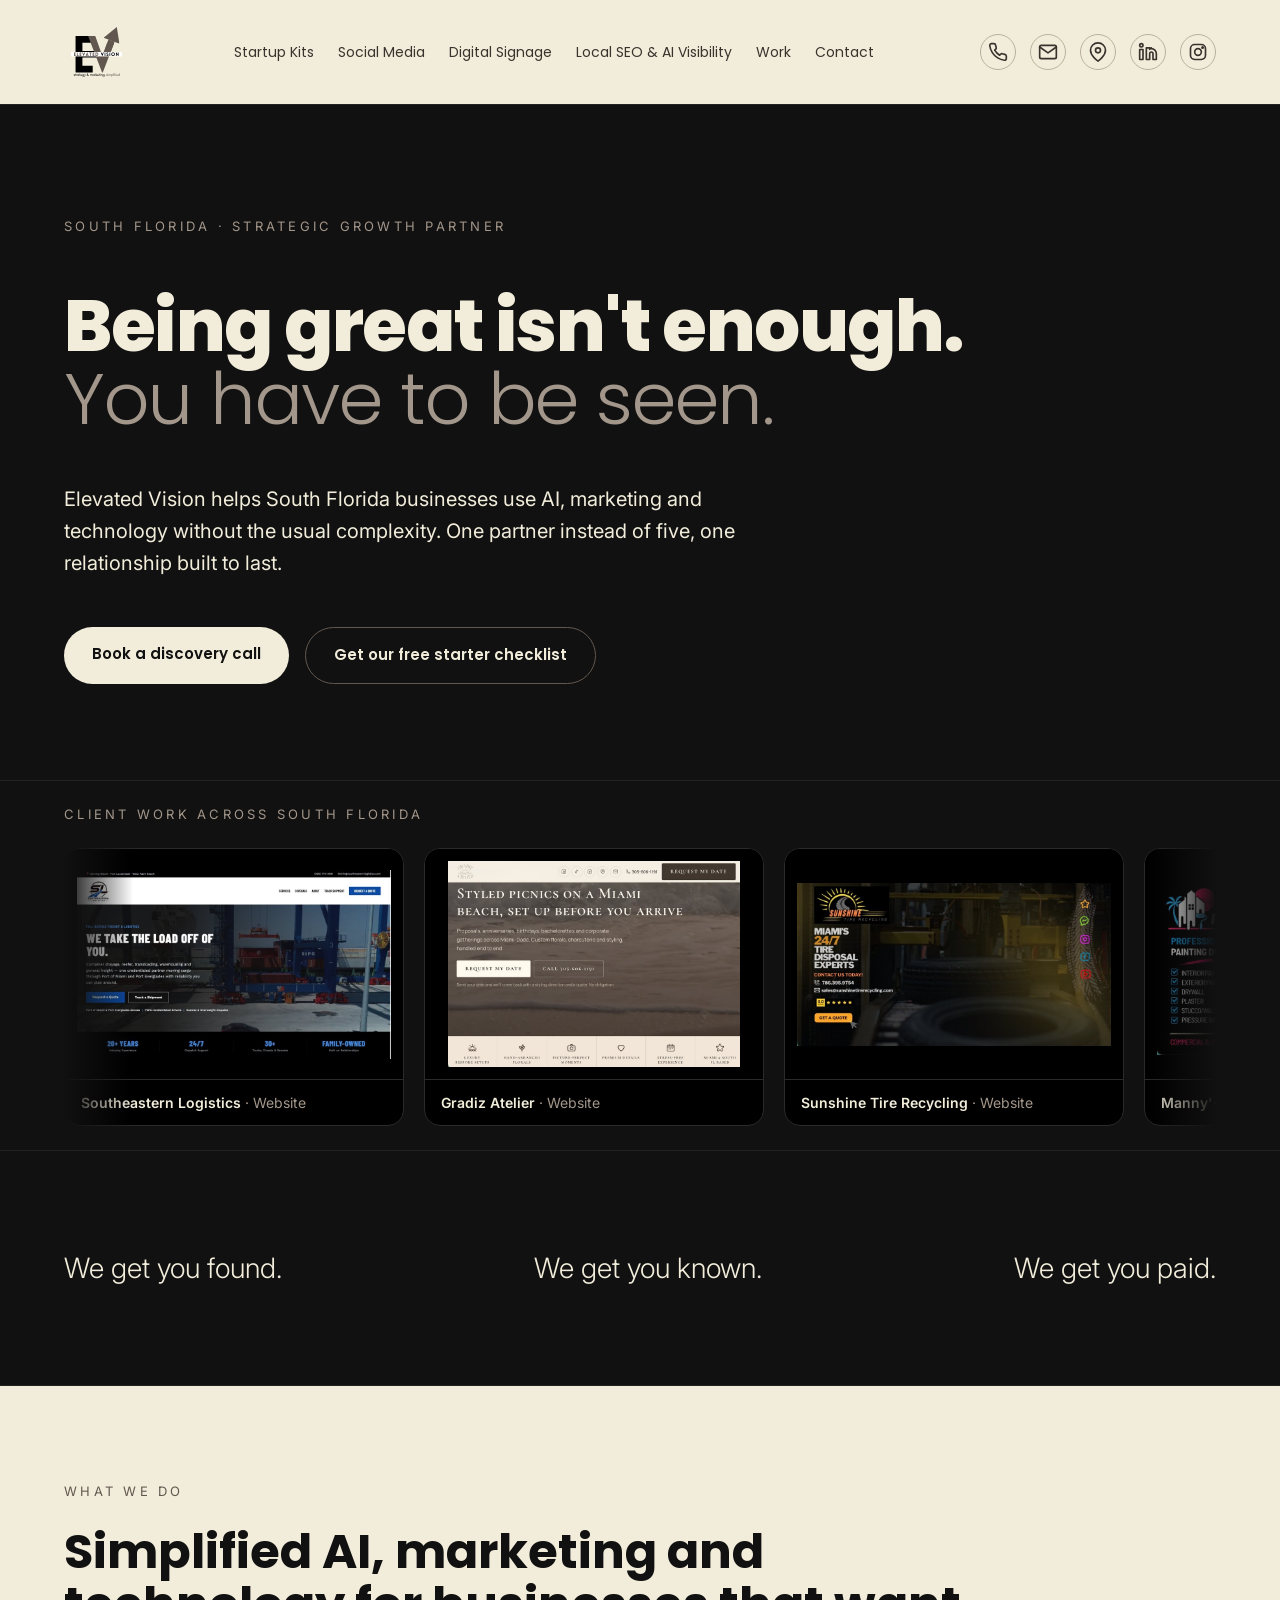
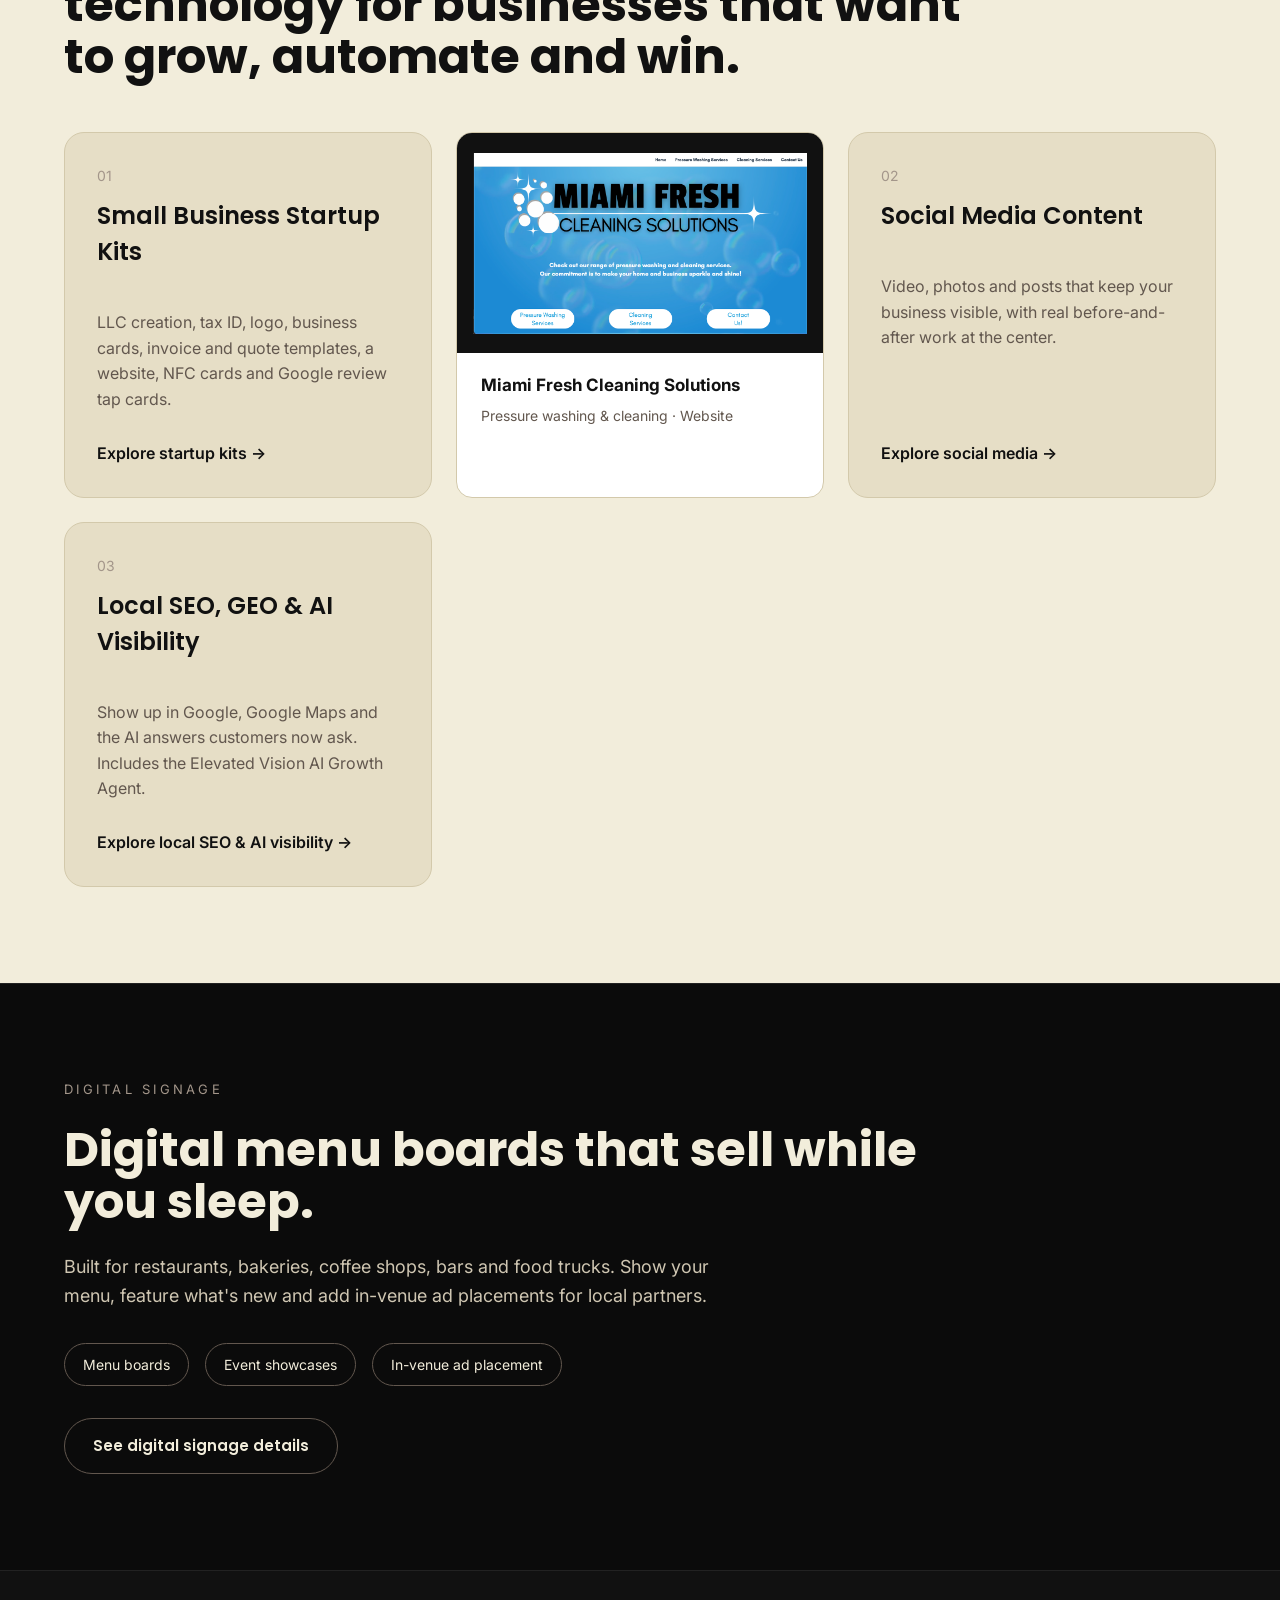
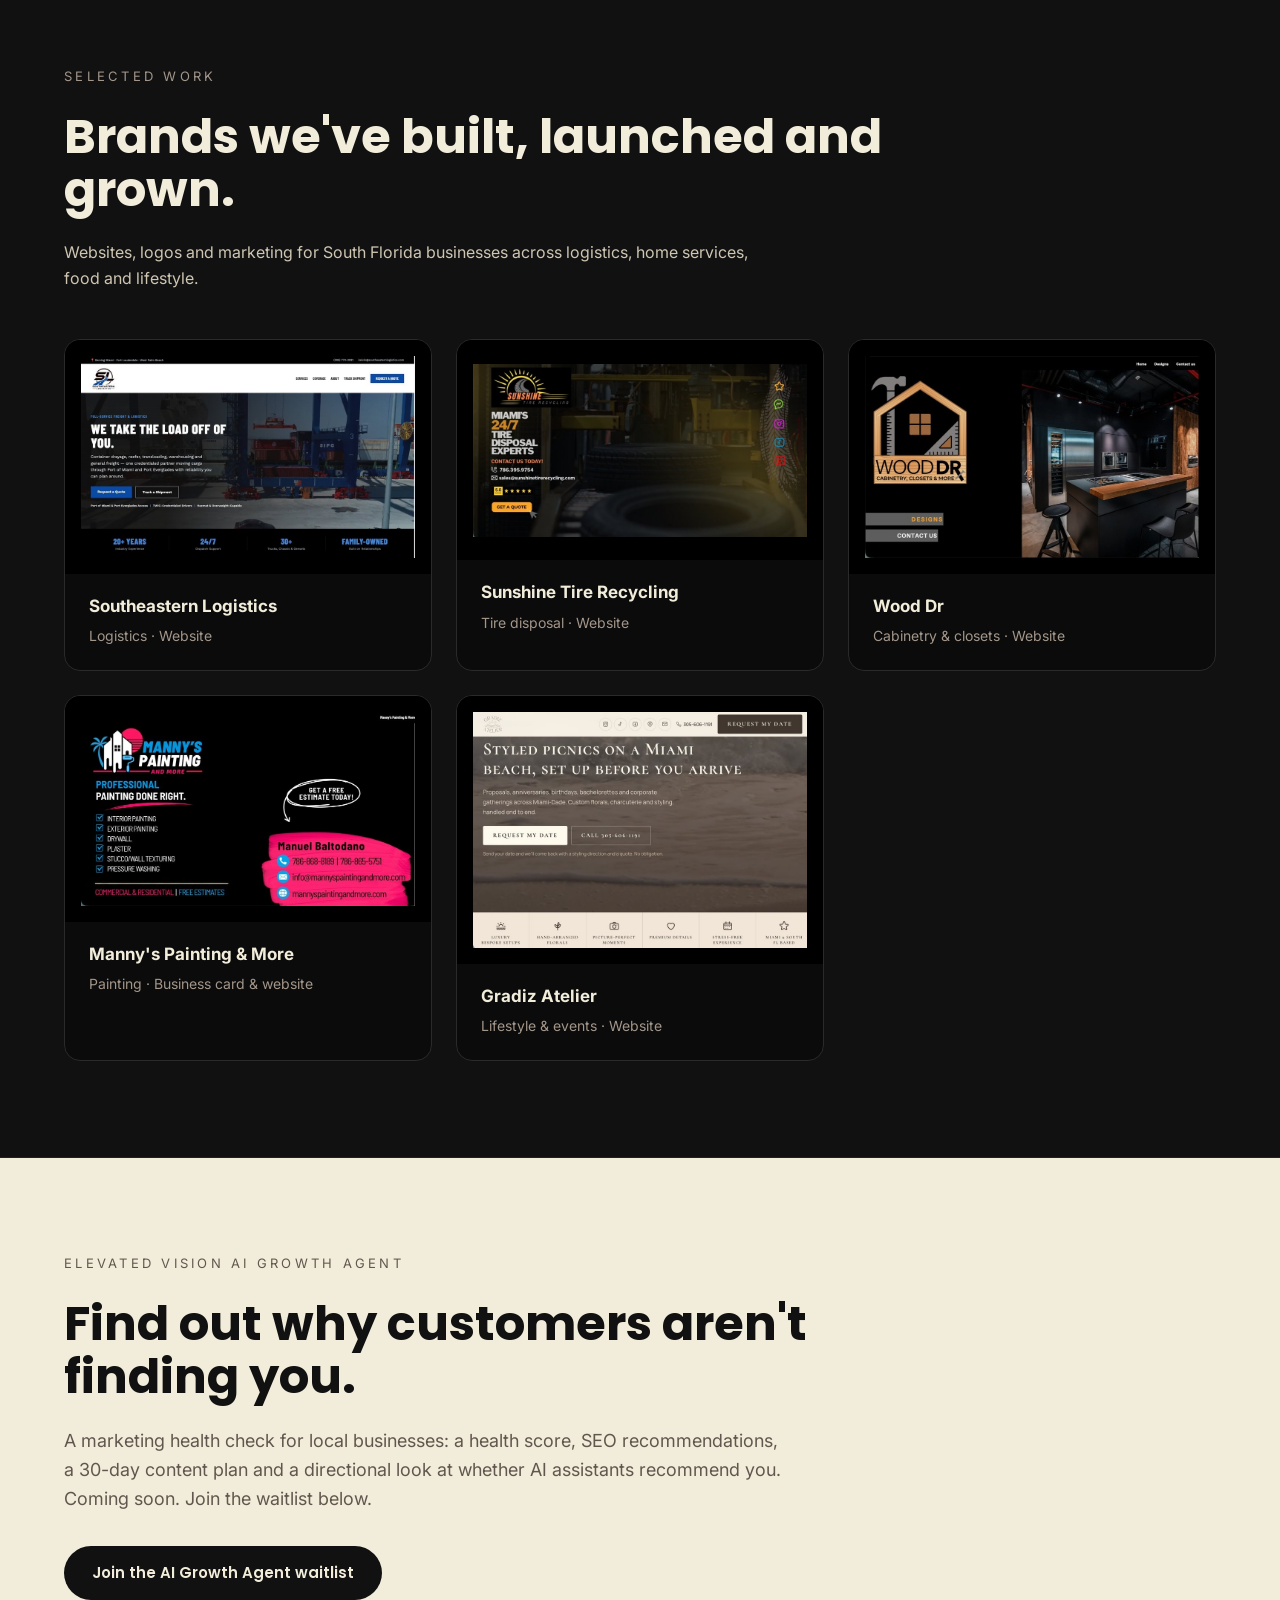
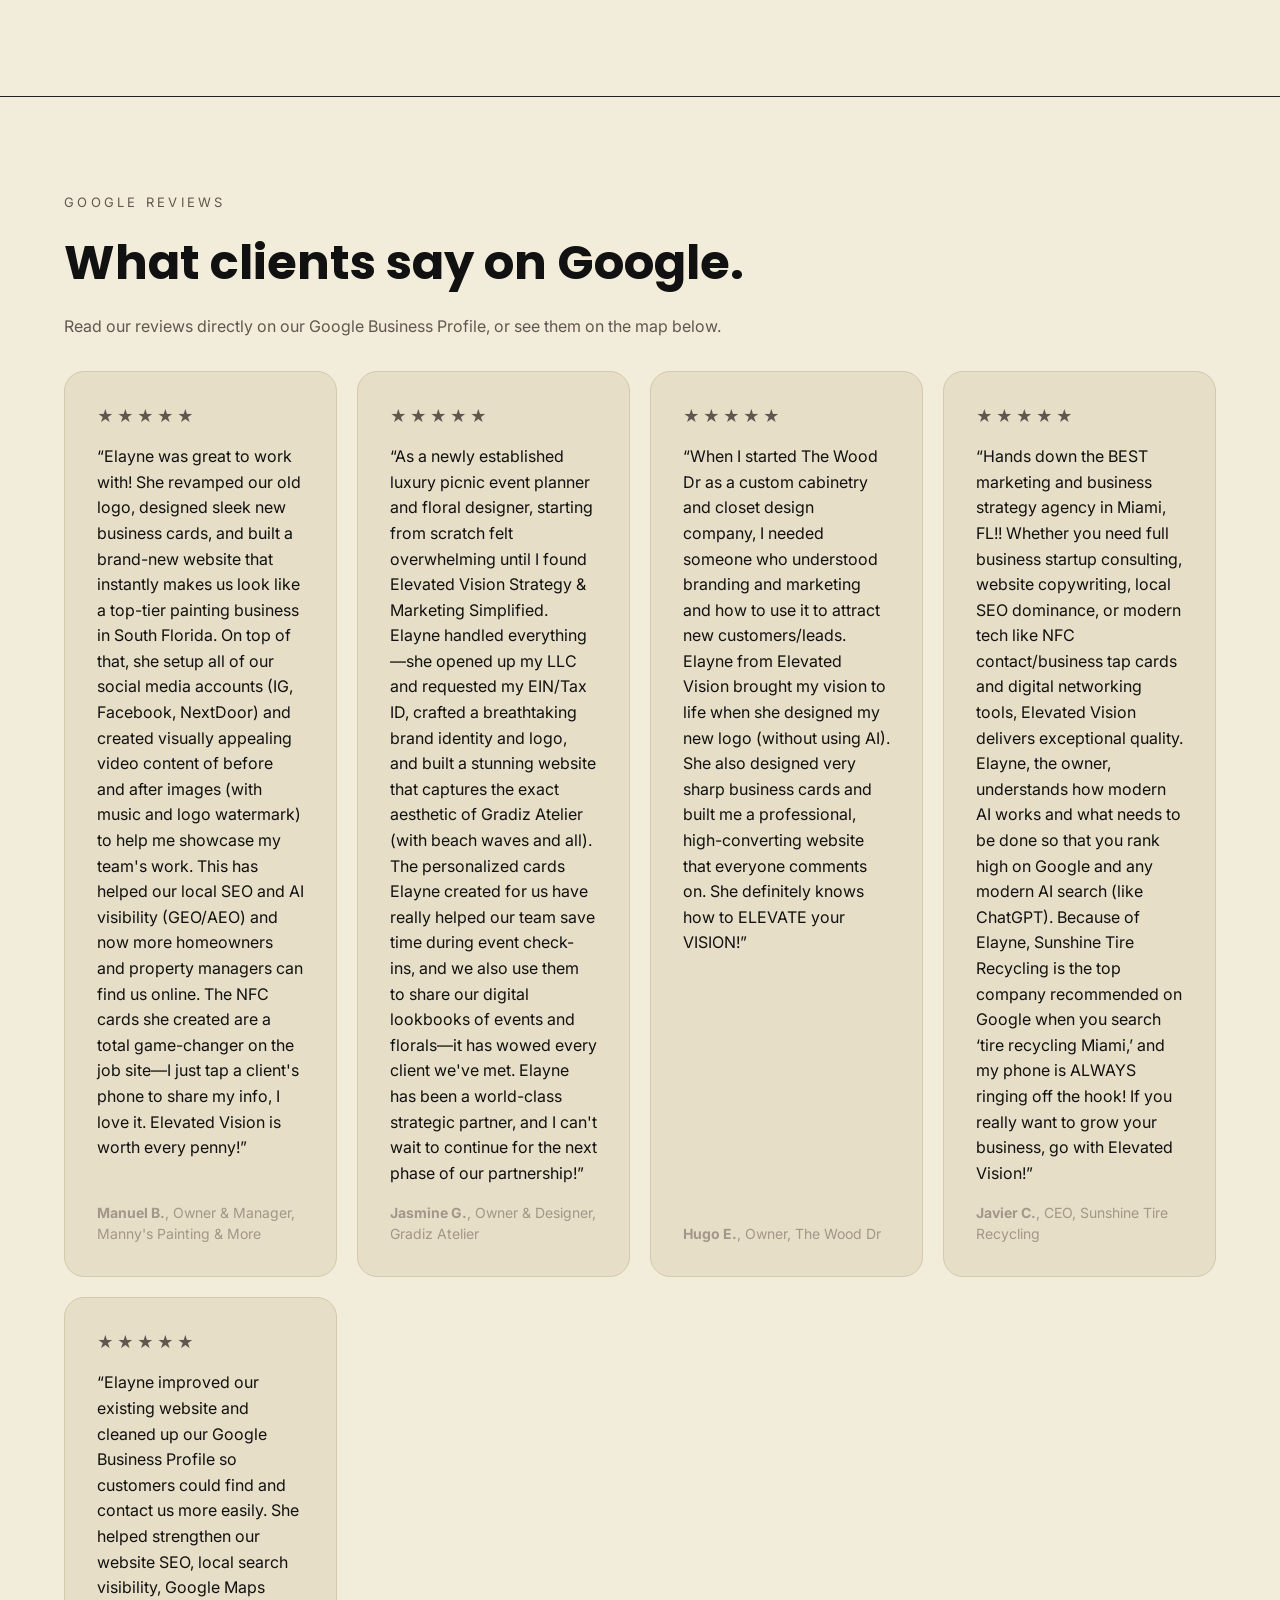
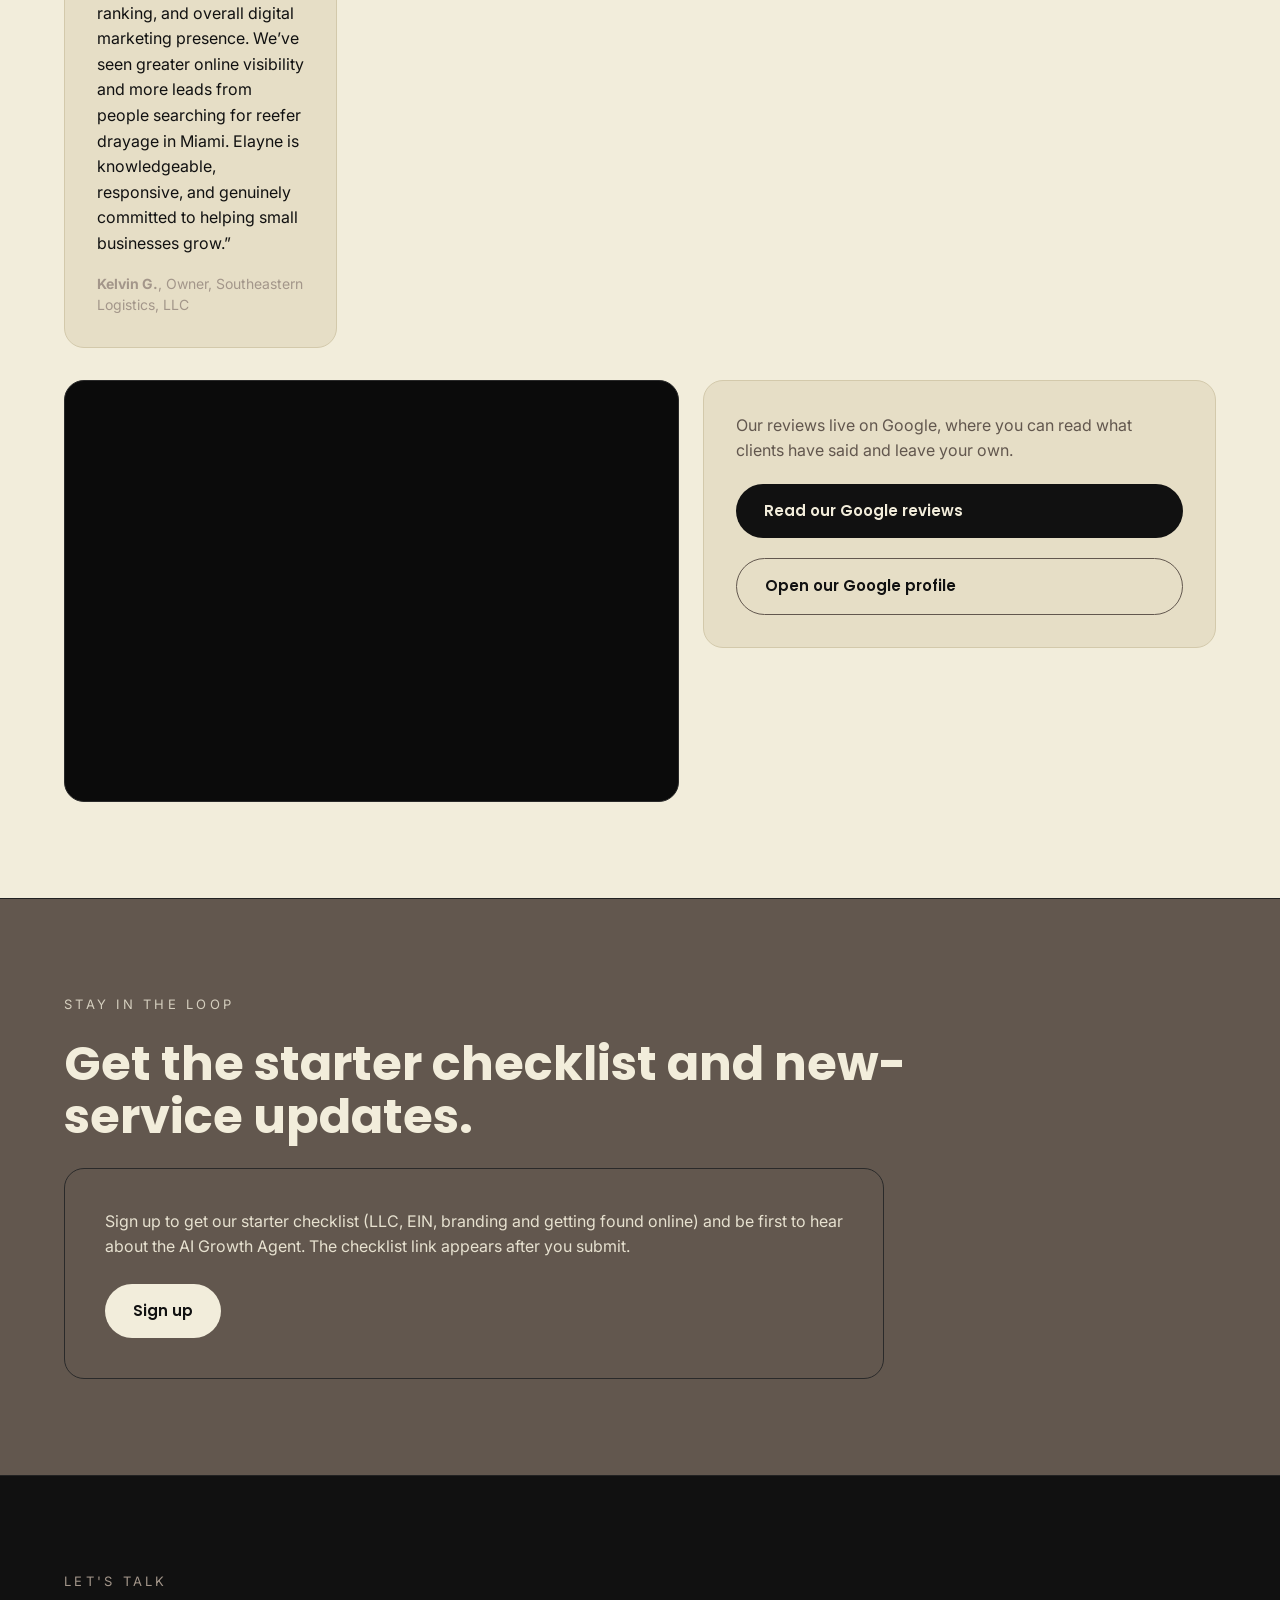
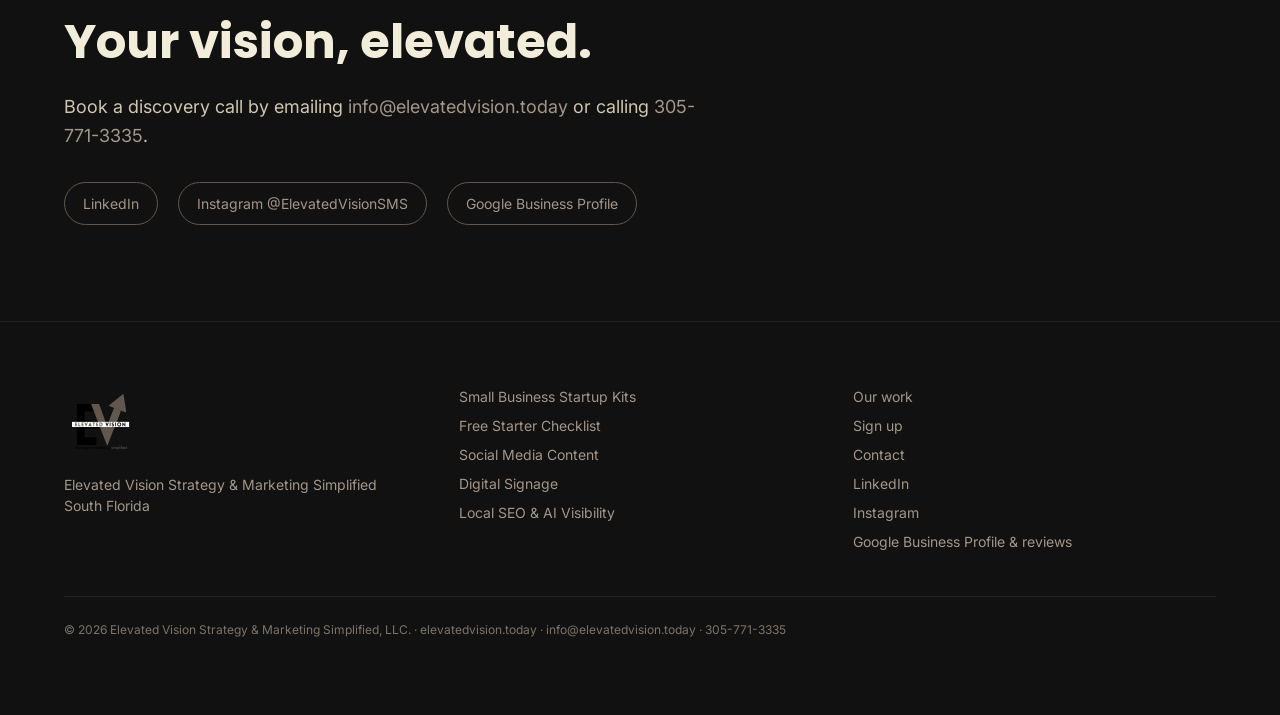
<file: index.html>
<!doctype html>
<html lang="en">
<head>
<meta charset="utf-8">
<meta name="viewport" content="width=device-width, initial-scale=1">
<title>Elevated Vision | Strategy &amp; Marketing Simplified, South Florida</title>
<meta name="description" content="Elevated Vision helps South Florida businesses use AI, marketing and technology without the usual complexity: startup kits, social media content, digital signage, local SEO, GEO and AI visibility.">
<link rel="canonical" href="https://elevatedvision.today/">
<meta property="og:title" content="Elevated Vision | Strategy &amp; Marketing Simplified">
<meta property="og:description" content="Being great isn't enough. You have to be seen. South Florida AI, marketing and technology, simplified.">
<meta property="og:url" content="https://elevatedvision.today/">
<meta property="og:image" content="https://elevatedvision.today/assets/og-image.png">
<meta name="twitter:card" content="summary_large_image">
<meta property="og:type" content="website">
<link rel="icon" href="assets/logo/elevated-vision-logo.svg" type="image/svg+xml">
<link rel="apple-touch-icon" href="assets/logo/elevated-vision-mark.png">
<link rel="preconnect" href="https://fonts.googleapis.com">
<link rel="preconnect" href="https://fonts.gstatic.com" crossorigin>
<link href="https://fonts.googleapis.com/css2?family=Poppins:wght@300;400;600;800&family=Inter:wght@400;500;600&display=swap" rel="stylesheet">
<link rel="stylesheet" href="style.css?v=3">
<script type="application/ld+json">
{
  "@context": "https://schema.org",
  "@graph": [
    {
      "@type": "ProfessionalService",
      "@id": "https://elevatedvision.today/#business",
      "name": "Elevated Vision Strategy & Marketing Simplified",
      "url": "https://elevatedvision.today/",
      "logo": "https://elevatedvision.today/assets/logo/elevated-vision-logo.svg",
      "email": "info@elevatedvision.today",
      "telephone": "+1-305-771-3335",
      "description": "AI, marketing and technology services for South Florida businesses: startup kits, social media content, digital signage, local SEO, GEO and AI visibility.",
      "areaServed": { "@type": "AdministrativeArea", "name": "South Florida" },
      "founder": { "@type": "Person", "name": "Elayne Gradiz", "jobTitle": "Founder" },
      "sameAs": [
        "https://www.linkedin.com/company/elevated-vision-sms",
        "https://www.instagram.com/ElevatedVisionSMS",
        "https://www.google.com/maps/place/Elevated+Vision+Strategy+%26+Marketing+Simplified/data=!4m2!3m1!1s0x0:0xafeffd93a2e6e98b?sa=X&ved=1t:2428&ictx=111"
      ]
    },
    {
      "@type": "WebSite",
      "@id": "https://elevatedvision.today/#website",
      "url": "https://elevatedvision.today/",
      "name": "Elevated Vision",
      "publisher": { "@id": "https://elevatedvision.today/#business" }
    }
  ]
}
</script>
</head>
<body>

<header class="nav">
  <a href="index.html" aria-label="Elevated Vision home"><img src="assets/logo/elevated-vision-logo.svg?v=3" alt="Elevated Vision, marketing &amp; strategy, simplified"></a>
  <nav class="nav-links" aria-label="Primary">
    <a href="services/startup-kits.html">Startup Kits</a>
    <a href="services/social-media-content.html">Social Media</a>
    <a href="services/digital-signage.html">Digital Signage</a>
    <a href="services/local-seo-ai-visibility.html">Local SEO &amp; AI Visibility</a>
    <a href="work.html">Work</a>
    <a href="#contact">Contact</a>
  </nav>
  <div class="nav-contact" aria-label="Contact Elevated Vision">
    <a href="tel:+13057713335" aria-label="Call us" title="Call us"><svg viewBox="0 0 24 24" width="20" height="20" fill="none" stroke="currentColor" stroke-width="2" stroke-linecap="round" stroke-linejoin="round" aria-hidden="true" focusable="false"><path d="M22 16.9v3a2 2 0 0 1-2.2 2 19.8 19.8 0 0 1-8.6-3.1 19.5 19.5 0 0 1-6-6A19.8 19.8 0 0 1 2.1 4.2 2 2 0 0 1 4.1 2h3a2 2 0 0 1 2 1.7c.1.9.4 1.8.7 2.7a2 2 0 0 1-.5 2.1L8 9.8a16 16 0 0 0 6 6l1.3-1.3a2 2 0 0 1 2.1-.4c.9.3 1.8.6 2.7.7a2 2 0 0 1 1.7 2z"/></svg></a>
    <a href="mailto:info@elevatedvision.today" aria-label="Email us" title="Email us"><svg viewBox="0 0 24 24" width="20" height="20" fill="none" stroke="currentColor" stroke-width="2" stroke-linecap="round" stroke-linejoin="round" aria-hidden="true" focusable="false"><rect x="2" y="4" width="20" height="16" rx="2"/><polyline points="22,6 12,13 2,6"/></svg></a>
    <a href="https://www.google.com/maps/place/Elevated+Vision+Strategy+%26+Marketing+Simplified/data=!4m2!3m1!1s0x0:0xafeffd93a2e6e98b?sa=X&amp;ved=1t:2428&amp;ictx=111" aria-label="Google Business Profile" title="Google Business Profile" target="_blank" rel="noopener"><svg viewBox="0 0 24 24" width="20" height="20" fill="none" stroke="currentColor" stroke-width="2" stroke-linecap="round" stroke-linejoin="round" aria-hidden="true" focusable="false"><path d="M21 10c0 7-9 13-9 13S3 17 3 10a9 9 0 0 1 18 0z"/><circle cx="12" cy="10" r="3"/></svg></a>
    <a href="https://www.linkedin.com/company/elevated-vision-sms" aria-label="LinkedIn" title="LinkedIn" target="_blank" rel="noopener"><svg viewBox="0 0 24 24" width="20" height="20" fill="none" stroke="currentColor" stroke-width="2" stroke-linecap="round" stroke-linejoin="round" aria-hidden="true" focusable="false"><path d="M16 8a6 6 0 0 1 6 6v7h-4v-7a2 2 0 0 0-4 0v7h-4v-14h4v2a4 4 0 0 1 2-2z"/><rect x="2" y="9" width="4" height="12"/><circle cx="4" cy="4" r="2"/></svg></a>
    <a href="https://www.instagram.com/ElevatedVisionSMS" aria-label="Instagram" title="Instagram" target="_blank" rel="noopener"><svg viewBox="0 0 24 24" width="20" height="20" fill="none" stroke="currentColor" stroke-width="2" stroke-linecap="round" stroke-linejoin="round" aria-hidden="true" focusable="false"><rect x="3" y="3" width="18" height="18" rx="5"/><circle cx="12" cy="12" r="4"/><circle cx="17.5" cy="6.5" r="0.8" fill="currentColor"/></svg></a>
  </div>
</header>

<main>
  <div class="hero">
    <p class="eyebrow">South Florida · Strategic Growth Partner</p>
    <h1>Being great isn't enough.<br><span style="color:var(--taupe-light);font-weight:300">You have to be seen.</span></h1>
    <p class="lead">Elevated Vision helps South Florida businesses use AI, marketing and technology without the usual complexity. One partner instead of five, one relationship built to last.</p>
    <div class="pills">
      <a class="btn btn-primary" href="#contact">Book a discovery call</a>
      <a class="btn btn-ghost" href="starter-checklist.html">Get our free starter checklist</a>
    </div>
  </div>

  <section class="carousel-band" aria-label="Client work">
    <p class="eyebrow">Client work across South Florida</p>
    <div class="carousel-viewport"><div class="carousel-track"><figure class="carousel-slide"><img src="assets/work/southeastern-logistics.png" alt="Southeastern Logistics website" loading="lazy"><figcaption><strong>Southeastern Logistics</strong> · Website</figcaption></figure><figure class="carousel-slide"><img src="assets/work/gradiz-atelier.png" alt="Gradiz Atelier website" loading="lazy"><figcaption><strong>Gradiz Atelier</strong> · Website</figcaption></figure><figure class="carousel-slide"><img src="assets/work/sunshine-tire-recycling.png" alt="Sunshine Tire Recycling website" loading="lazy"><figcaption><strong>Sunshine Tire Recycling</strong> · Website</figcaption></figure><figure class="carousel-slide"><img src="assets/work/mannys-painting.png" alt="Manny's Painting &amp; More business card" loading="lazy"><figcaption><strong>Manny's Painting &amp; More</strong> · Business card</figcaption></figure><figure class="carousel-slide"><img src="assets/work/wood-dr.png" alt="The Wood Dr website" loading="lazy"><figcaption><strong>The Wood Dr</strong> · Website</figcaption></figure><figure class="carousel-slide"><img src="assets/work/miami-fresh-cleaning.png" alt="Miami Fresh Cleaning Solutions website" loading="lazy"><figcaption><strong>Miami Fresh Cleaning Solutions</strong> · Website</figcaption></figure><figure class="carousel-slide" aria-hidden="true" tabindex="-1"><img src="assets/work/southeastern-logistics.png" alt="" loading="lazy"><figcaption><strong>Southeastern Logistics</strong> · Website</figcaption></figure><figure class="carousel-slide" aria-hidden="true" tabindex="-1"><img src="assets/work/gradiz-atelier.png" alt="" loading="lazy"><figcaption><strong>Gradiz Atelier</strong> · Website</figcaption></figure><figure class="carousel-slide" aria-hidden="true" tabindex="-1"><img src="assets/work/sunshine-tire-recycling.png" alt="" loading="lazy"><figcaption><strong>Sunshine Tire Recycling</strong> · Website</figcaption></figure><figure class="carousel-slide" aria-hidden="true" tabindex="-1"><img src="assets/work/mannys-painting.png" alt="" loading="lazy"><figcaption><strong>Manny's Painting &amp; More</strong> · Business card</figcaption></figure><figure class="carousel-slide" aria-hidden="true" tabindex="-1"><img src="assets/work/wood-dr.png" alt="" loading="lazy"><figcaption><strong>The Wood Dr</strong> · Website</figcaption></figure><figure class="carousel-slide" aria-hidden="true" tabindex="-1"><img src="assets/work/miami-fresh-cleaning.png" alt="" loading="lazy"><figcaption><strong>Miami Fresh Cleaning Solutions</strong> · Website</figcaption></figure></div></div>
  </section>
  <section style="display:flex;gap:48px;flex-wrap:wrap;justify-content:space-between" aria-label="Brand promise">
    <div style="font-size:28px;font-weight:300">We get you found.</div>
    <div style="font-size:28px;font-weight:300">We get you known.</div>
    <div style="font-size:28px;font-weight:300">We get you paid.</div>
  </section>

  <section id="services" class="light">
    <p class="eyebrow">What we do</p>
    <h2>Simplified AI, marketing and technology for businesses that want to grow, automate and win.</h2>
    <div class="grid3" style="margin-top:48px">
      <article class="card">
        <span class="num">01</span>
        <h3>Small Business Startup Kits</h3>
        <p class="muted">LLC creation, tax ID, logo, business cards, invoice and quote templates, a website, NFC cards and Google review tap cards.</p>
        <a class="more" href="services/startup-kits.html">Explore startup kits →</a>
      </article>
      <article class="work-card">
        <div class="frame"><img src="assets/work/miami-fresh-cleaning.png" alt="Miami Fresh Cleaning Solutions website homepage" loading="lazy"></div>
        <div class="caption"><strong>Miami Fresh Cleaning Solutions</strong><span>Pressure washing &amp; cleaning · Website</span></div>
      </article>
      <article class="card">
        <span class="num">02</span>
        <h3>Social Media Content</h3>
        <p class="muted">Video, photos and posts that keep your business visible, with real before-and-after work at the center.</p>
        <a class="more" href="services/social-media-content.html">Explore social media →</a>
      </article>
      <article class="card">
        <span class="num">03</span>
        <h3>Local SEO, GEO &amp; AI Visibility</h3>
        <p class="muted">Show up in Google, Google Maps and the AI answers customers now ask. Includes the Elevated Vision AI Growth Agent.</p>
        <a class="more" href="services/local-seo-ai-visibility.html">Explore local SEO &amp; AI visibility →</a>
      </article>
    </div>
  </section>

  <section id="signage" class="bg-deep">
    <p class="eyebrow">Digital signage</p>
    <h2>Digital menu boards that sell while you sleep.</h2>
    <p class="muted lead" style="font-size:18px;margin:0 0 32px">Built for restaurants, bakeries, coffee shops, bars and food trucks. Show your menu, feature what's new and add in-venue ad placements for local partners.</p>
    <div class="pills" style="margin-bottom:32px">
      <span class="pill">Menu boards</span>
      <span class="pill">Event showcases</span>
      <span class="pill">In-venue ad placement</span>
    </div>
    <a class="btn btn-ghost" href="services/digital-signage.html">See digital signage details</a>
  </section>

  <section id="work">
    <p class="eyebrow">Selected work</p>
    <h2>Brands we've built, launched and grown.</h2>
    <p class="muted" style="max-width:720px;margin:0 0 48px">Websites, logos and marketing for South Florida businesses across logistics, home services, food and lifestyle.</p>
    <div class="grid3">
      <article class="work-card">
        <div class="frame"><img src="assets/work/southeastern-logistics.png" alt="Southeastern Logistics website homepage" loading="lazy"></div>
        <div class="caption"><strong>Southeastern Logistics</strong><span>Logistics · Website</span></div>
      </article>
      <article class="work-card">
        <div class="frame"><img src="assets/work/sunshine-tire-recycling.png" alt="Sunshine Tire Recycling website homepage" loading="lazy"></div>
        <div class="caption"><strong>Sunshine Tire Recycling</strong><span>Tire disposal · Website</span></div>
      </article>
      <article class="work-card">
        <div class="frame"><img src="assets/work/wood-dr.png" alt="Wood Dr website homepage" loading="lazy"></div>
        <div class="caption"><strong>Wood Dr</strong><span>Cabinetry &amp; closets · Website</span></div>
      </article>
      <article class="work-card">
        <div class="frame"><img src="assets/work/mannys-painting.png" alt="Manny's Painting & More business card" loading="lazy"></div>
        <div class="caption"><strong>Manny's Painting &amp; More</strong><span>Painting · Business card &amp; website</span></div>
      </article>
      <article class="work-card">
        <div class="frame"><img src="assets/work/gradiz-atelier.png" alt="Gradiz Atelier website homepage" loading="lazy"></div>
        <div class="caption"><strong>Gradiz Atelier</strong><span>Lifestyle &amp; events · Website</span></div>
      </article>
    </div>
  </section>

  <section id="agent" class="light">
    <p class="eyebrow">Elevated Vision AI Growth Agent</p>
    <h2>Find out why customers aren't finding you.</h2>
    <p class="muted" style="font-size:18px;max-width:720px;margin:0 0 32px">A marketing health check for local businesses: a health score, SEO recommendations, a 30-day content plan and a directional look at whether AI assistants recommend you. Coming soon. Join the waitlist below.</p>
    <a class="btn btn-primary" href="#signup">Join the AI Growth Agent waitlist</a>
  </section>

  <section id="reviews" class="light">
    <p class="eyebrow">Google reviews</p>
    <h2>What clients say on Google.</h2>
    <p class="muted" style="max-width:720px;margin:0 0 32px">Read our reviews directly on our Google Business Profile, or see them on the map below.</p>
    <div class="testimonials">
      <figure class="card testimonial">
        <div class="stars" role="img" aria-label="5 out of 5 stars">&#9733;&#9733;&#9733;&#9733;&#9733;</div>
        <blockquote>&ldquo;Elayne was great to work with! She revamped our old logo, designed sleek new business cards, and built a brand-new website that instantly makes us look like a top-tier painting business in South Florida. On top of that, she setup all of our social media accounts (IG, Facebook, NextDoor) and created visually appealing video content of before and after images (with music and logo watermark) to help me showcase my team's work. This has helped our local SEO and AI visibility (GEO/AEO) and now more homeowners and property managers can find us online. The NFC cards she created are a total game-changer on the job site&mdash;I just tap a client's phone to share my info, I love it. Elevated Vision is worth every penny!&rdquo;</blockquote>
        <figcaption><strong>Manuel B.</strong>, Owner &amp; Manager, Manny's Painting &amp; More</figcaption>
      </figure>
      <figure class="card testimonial">
        <div class="stars" role="img" aria-label="5 out of 5 stars">&#9733;&#9733;&#9733;&#9733;&#9733;</div>
        <blockquote>&ldquo;As a newly established luxury picnic event planner and floral designer, starting from scratch felt overwhelming until I found Elevated Vision Strategy &amp; Marketing Simplified. Elayne handled everything&mdash;she opened up my LLC and requested my EIN/Tax ID, crafted a breathtaking brand identity and logo, and built a stunning website that captures the exact aesthetic of Gradiz Atelier (with beach waves and all). The personalized cards Elayne created for us have really helped our team save time during event check-ins, and we also use them to share our digital lookbooks of events and florals&mdash;it has wowed every client we've met. Elayne has been a world-class strategic partner, and I can't wait to continue for the next phase of our partnership!&rdquo;</blockquote>
        <figcaption><strong>Jasmine G.</strong>, Owner &amp; Designer, Gradiz Atelier</figcaption>
      </figure>
      <figure class="card testimonial">
        <div class="stars" role="img" aria-label="5 out of 5 stars">&#9733;&#9733;&#9733;&#9733;&#9733;</div>
        <blockquote>&ldquo;When I started The Wood Dr as a custom cabinetry and closet design company, I needed someone who understood branding and marketing and how to use it to attract new customers/leads. Elayne from Elevated Vision brought my vision to life when she designed my new logo (without using AI). She also designed very sharp business cards and built me a professional, high-converting website that everyone comments on. She definitely knows how to ELEVATE your VISION!&rdquo;</blockquote>
        <figcaption><strong>Hugo E.</strong>, Owner, The Wood Dr</figcaption>
      </figure>
      <figure class="card testimonial">
        <div class="stars" role="img" aria-label="5 out of 5 stars">&#9733;&#9733;&#9733;&#9733;&#9733;</div>
        <blockquote>&ldquo;Hands down the BEST marketing and business strategy agency in Miami, FL!! Whether you need full business startup consulting, website copywriting, local SEO dominance, or modern tech like NFC contact/business tap cards and digital networking tools, Elevated Vision delivers exceptional quality. Elayne, the owner, understands how modern AI works and what needs to be done so that you rank high on Google and any modern AI search (like ChatGPT). Because of Elayne, Sunshine Tire Recycling is the top company recommended on Google when you search &lsquo;tire recycling Miami,&rsquo; and my phone is ALWAYS ringing off the hook! If you really want to grow your business, go with Elevated Vision!&rdquo;</blockquote>
        <figcaption><strong>Javier C.</strong>, CEO, Sunshine Tire Recycling</figcaption>
      </figure>
      <figure class="card testimonial">
        <div class="stars" role="img" aria-label="5 out of 5 stars">&#9733;&#9733;&#9733;&#9733;&#9733;</div>
        <blockquote>&ldquo;Elayne improved our existing website and cleaned up our Google Business Profile so customers could find and contact us more easily. She helped strengthen our website SEO, local search visibility, Google Maps ranking, and overall digital marketing presence. We&rsquo;ve seen greater online visibility and more leads from people searching for reefer drayage in Miami. Elayne is knowledgeable, responsive, and genuinely committed to helping small businesses grow.&rdquo;</blockquote>
        <figcaption><strong>Kelvin G.</strong>, Owner, Southeastern Logistics, LLC</figcaption>
      </figure>
    </div>
    <div class="reviews-grid">
      <div style="border:1px solid #2a2a2a;border-radius:20px;overflow:hidden;background:#0b0b0b">
        <iframe title="Elevated Vision on Google Maps with reviews" src="https://www.google.com/maps?q=Elevated+Vision+Strategy+%26+Marketing+Simplified&amp;output=embed" width="100%" height="420" style="border:0;display:block" loading="lazy" referrerpolicy="no-referrer-when-downgrade"></iframe>
      </div>
      <div class="card" style="gap:20px">
        <p class="muted" style="margin:0">Our reviews live on Google, where you can read what clients have said and leave your own.</p>
        <a class="btn btn-primary" href="https://www.google.com/maps/place/Elevated+Vision+Strategy+%26+Marketing+Simplified/data=!4m2!3m1!1s0x0:0xafeffd93a2e6e98b?sa=X&amp;ved=1t:2428&amp;ictx=111" target="_blank" rel="noopener">Read our Google reviews</a>
        <a class="btn btn-ghost" href="https://www.google.com/maps/place/Elevated+Vision+Strategy+%26+Marketing+Simplified/data=!4m2!3m1!1s0x0:0xafeffd93a2e6e98b?sa=X&amp;ved=1t:2428&amp;ictx=111" target="_blank" rel="noopener">Open our Google profile</a>
      </div>
    </div>
  </section>

  <section id="signup" class="band-taupe">
    <p class="eyebrow">Stay in the loop</p>
    <h2>Get the starter checklist and new-service updates.</h2>
    <div class="signup-box">
      <p class="muted" style="margin:0 0 24px">Sign up to get our starter checklist (LLC, EIN, branding and getting found online) and be first to hear about the AI Growth Agent. The checklist link appears after you submit.</p>
      <div class="signup">
        <a class="btn btn-primary" href="https://docs.google.com/forms/d/e/1FAIpQLSf9PujRCvI0eBPIpqG_RT4_k2v_GMRN5RuZenx3Df1P2qAnvA/viewform?usp=header" target="_blank" rel="noopener">Sign up</a>
        
      </div>
    </div>
  </section>

  <section id="contact">
    <p class="eyebrow">Let's talk</p>
    <h2>Your vision, elevated.</h2>
    <p class="muted" style="font-size:18px;max-width:640px;margin:0 0 32px">Book a discovery call by emailing <a href="mailto:info@elevatedvision.today">info@elevatedvision.today</a> or calling <a href="tel:+13057713335">305-771-3335</a>.</p>
    <div class="social" aria-label="Find us online">
      <a class="pill" href="https://www.linkedin.com/company/elevated-vision-sms" target="_blank" rel="noopener">LinkedIn</a>
      <a class="pill" href="https://www.instagram.com/ElevatedVisionSMS" target="_blank" rel="noopener">Instagram @ElevatedVisionSMS</a>
      <a class="pill" href="https://www.google.com/maps/place/Elevated+Vision+Strategy+%26+Marketing+Simplified/data=!4m2!3m1!1s0x0:0xafeffd93a2e6e98b?sa=X&amp;ved=1t:2428&amp;ictx=111" target="_blank" rel="noopener">Google Business Profile</a>
    </div>
  </section>
</main>

<footer class="footer">
  <div>
    <img src="assets/logo/elevated-vision-logo.svg?v=3" alt="Elevated Vision" style="height:72px;width:auto;margin-bottom:16px">
    <div>Elevated Vision Strategy &amp; Marketing Simplified<br>South Florida</div>
  </div>
  <ul aria-label="Services">
    <li><a href="services/startup-kits.html">Small Business Startup Kits</a></li><li><a href="starter-checklist.html">Free Starter Checklist</a></li>
    <li><a href="services/social-media-content.html">Social Media Content</a></li>
    <li><a href="services/digital-signage.html">Digital Signage</a></li>
    <li><a href="services/local-seo-ai-visibility.html">Local SEO &amp; AI Visibility</a></li>
  </ul>
  <ul aria-label="Company">
    <li><a href="work.html">Our work</a></li>
    <li><a href="#signup">Sign up</a></li>
    <li><a href="#contact">Contact</a></li>
    <li><a href="https://www.linkedin.com/company/elevated-vision-sms" target="_blank" rel="noopener">LinkedIn</a></li>
    <li><a href="https://www.instagram.com/ElevatedVisionSMS" target="_blank" rel="noopener">Instagram</a></li>
    <li><a href="https://www.google.com/maps/place/Elevated+Vision+Strategy+%26+Marketing+Simplified/data=!4m2!3m1!1s0x0:0xafeffd93a2e6e98b?sa=X&amp;ved=1t:2428&amp;ictx=111" target="_blank" rel="noopener">Google Business Profile &amp; reviews</a></li>
  </ul>
  <p class="legal">© 2026 Elevated Vision Strategy &amp; Marketing Simplified, LLC. · elevatedvision.today · info@elevatedvision.today · 305-771-3335</p>
</footer>

</body>
</html>
</file>
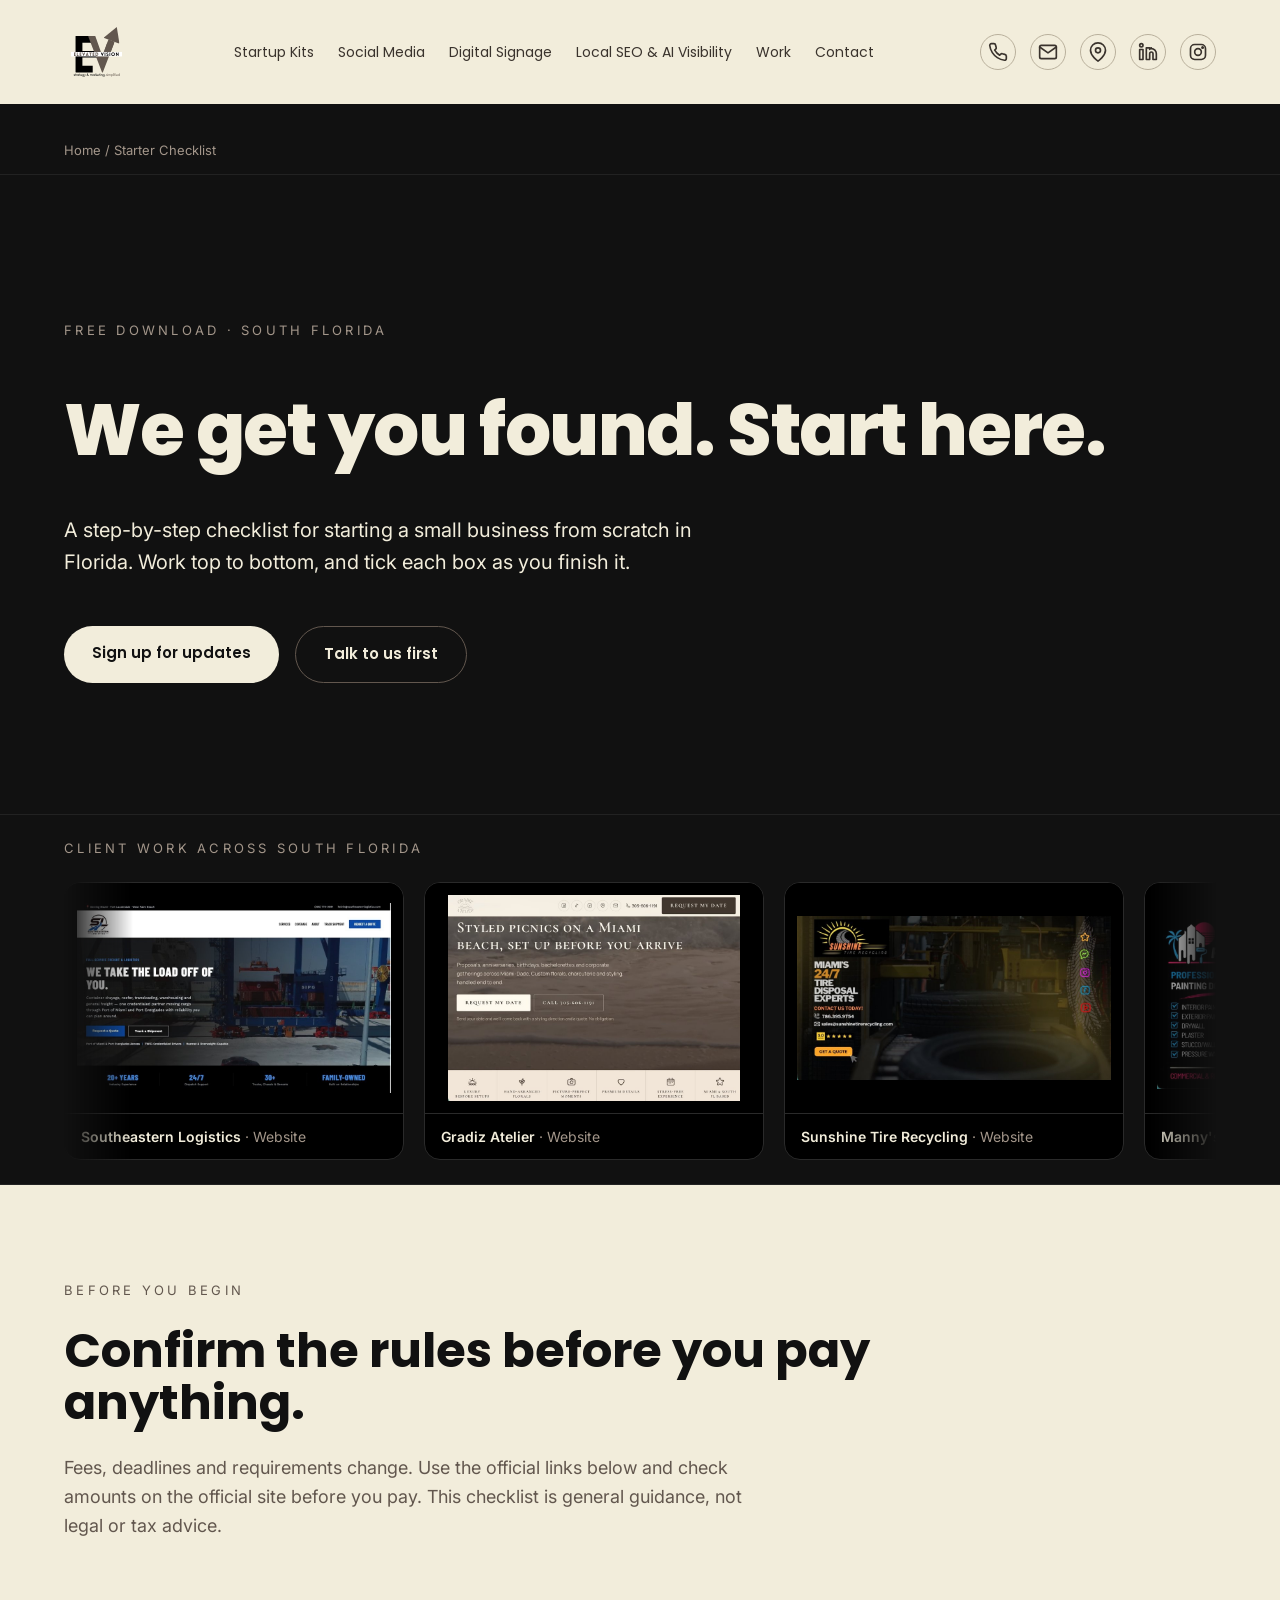
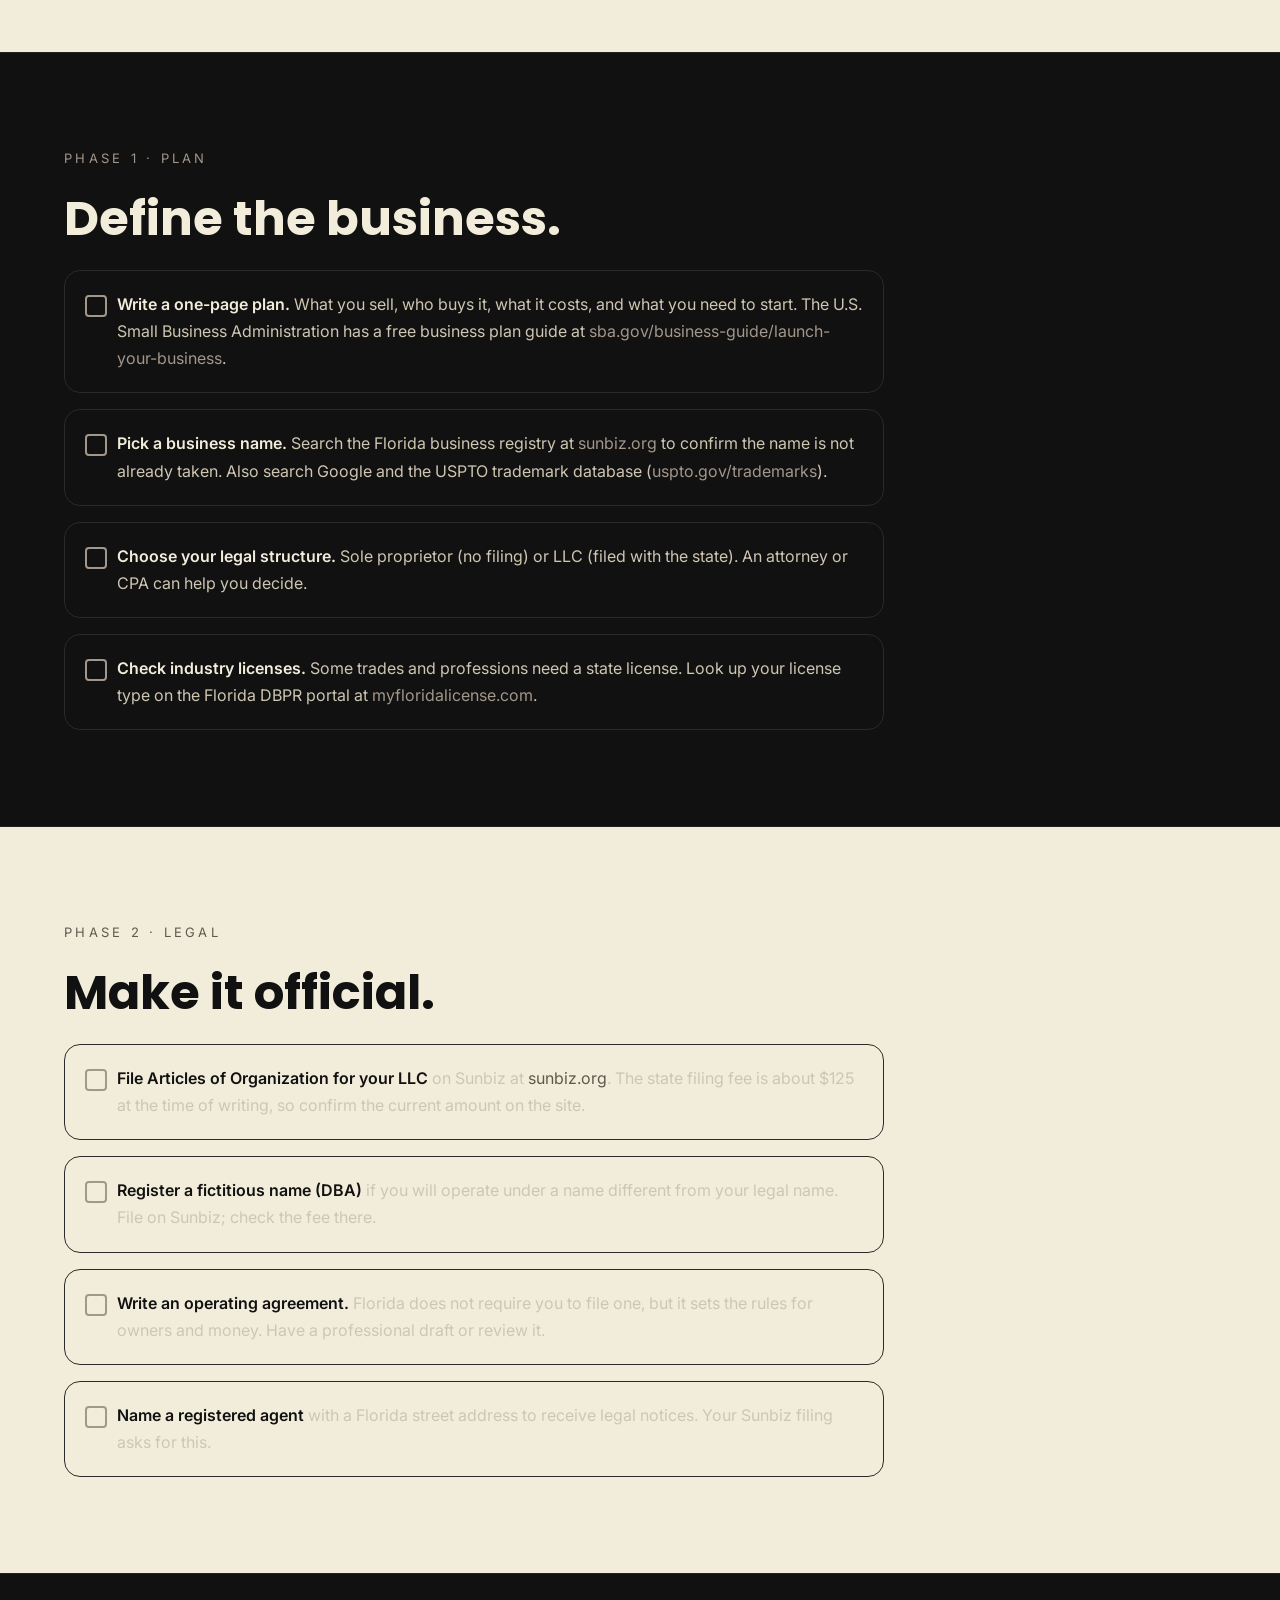
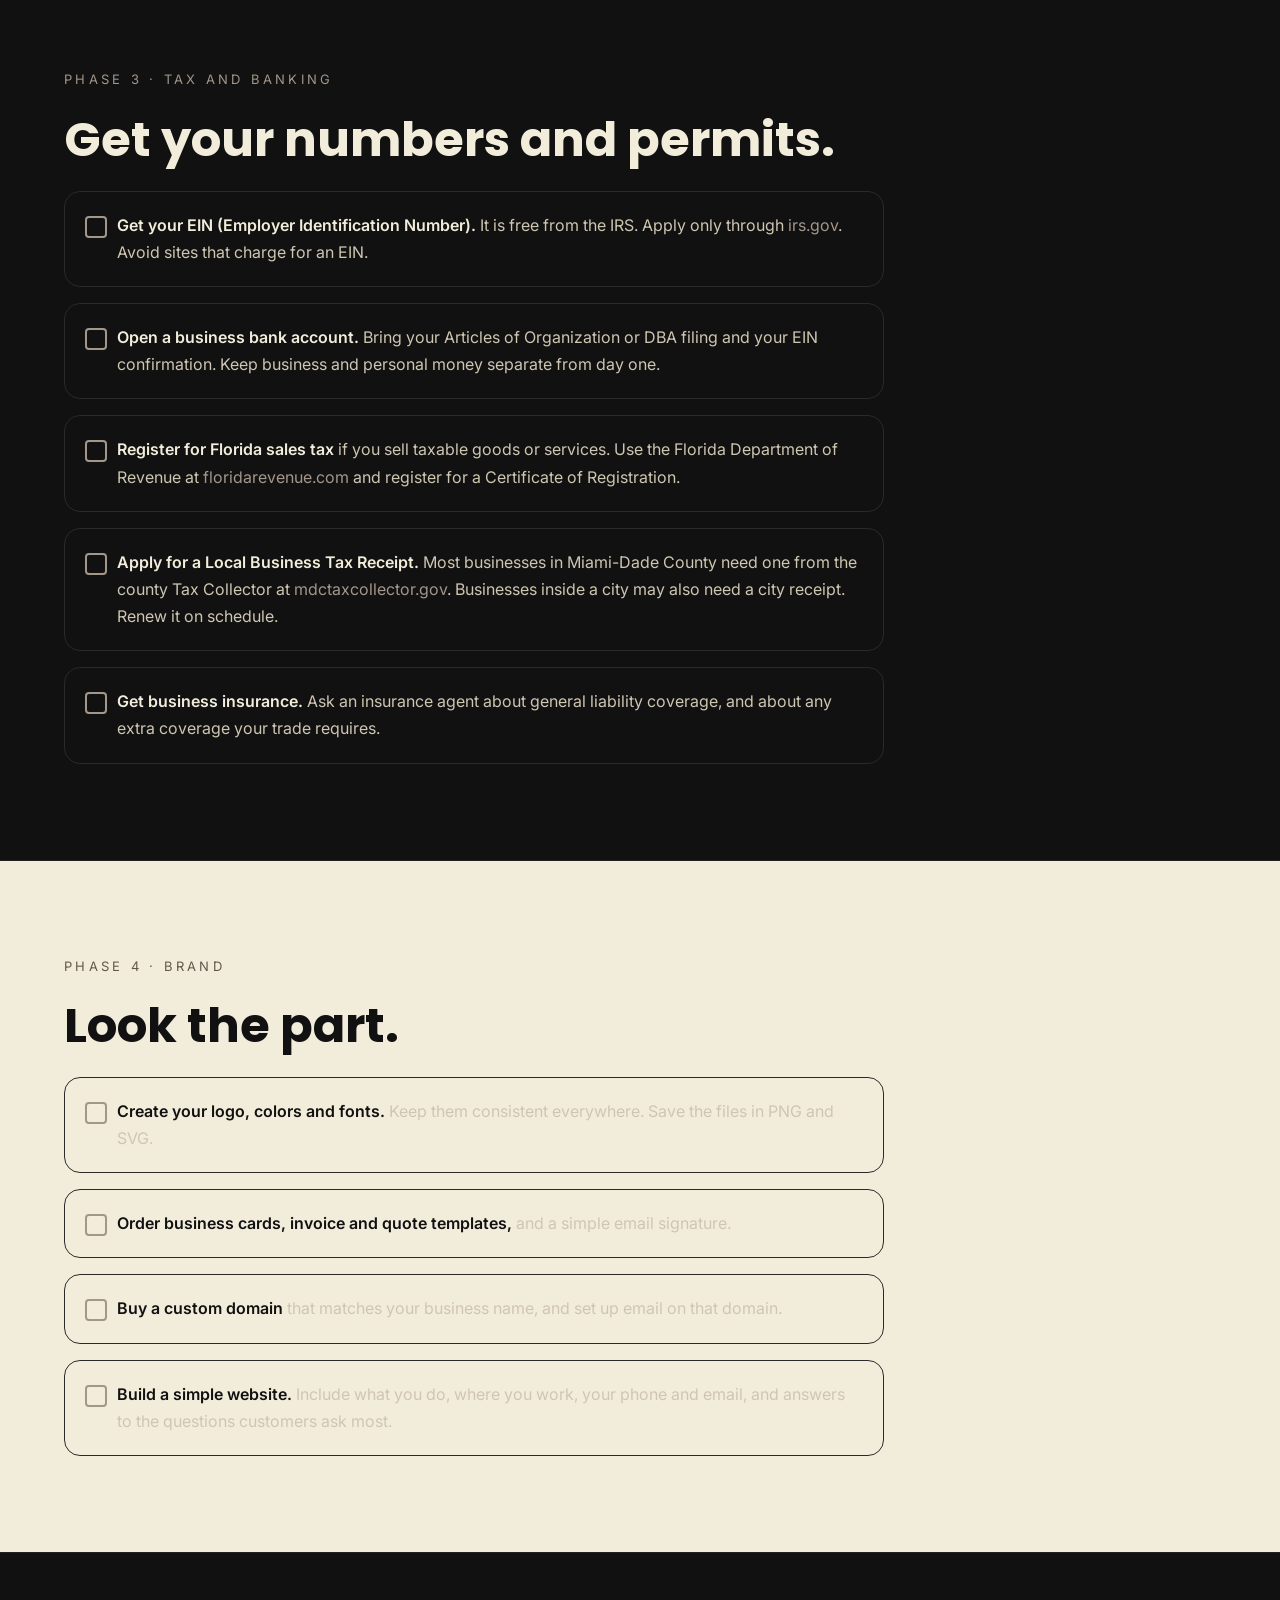
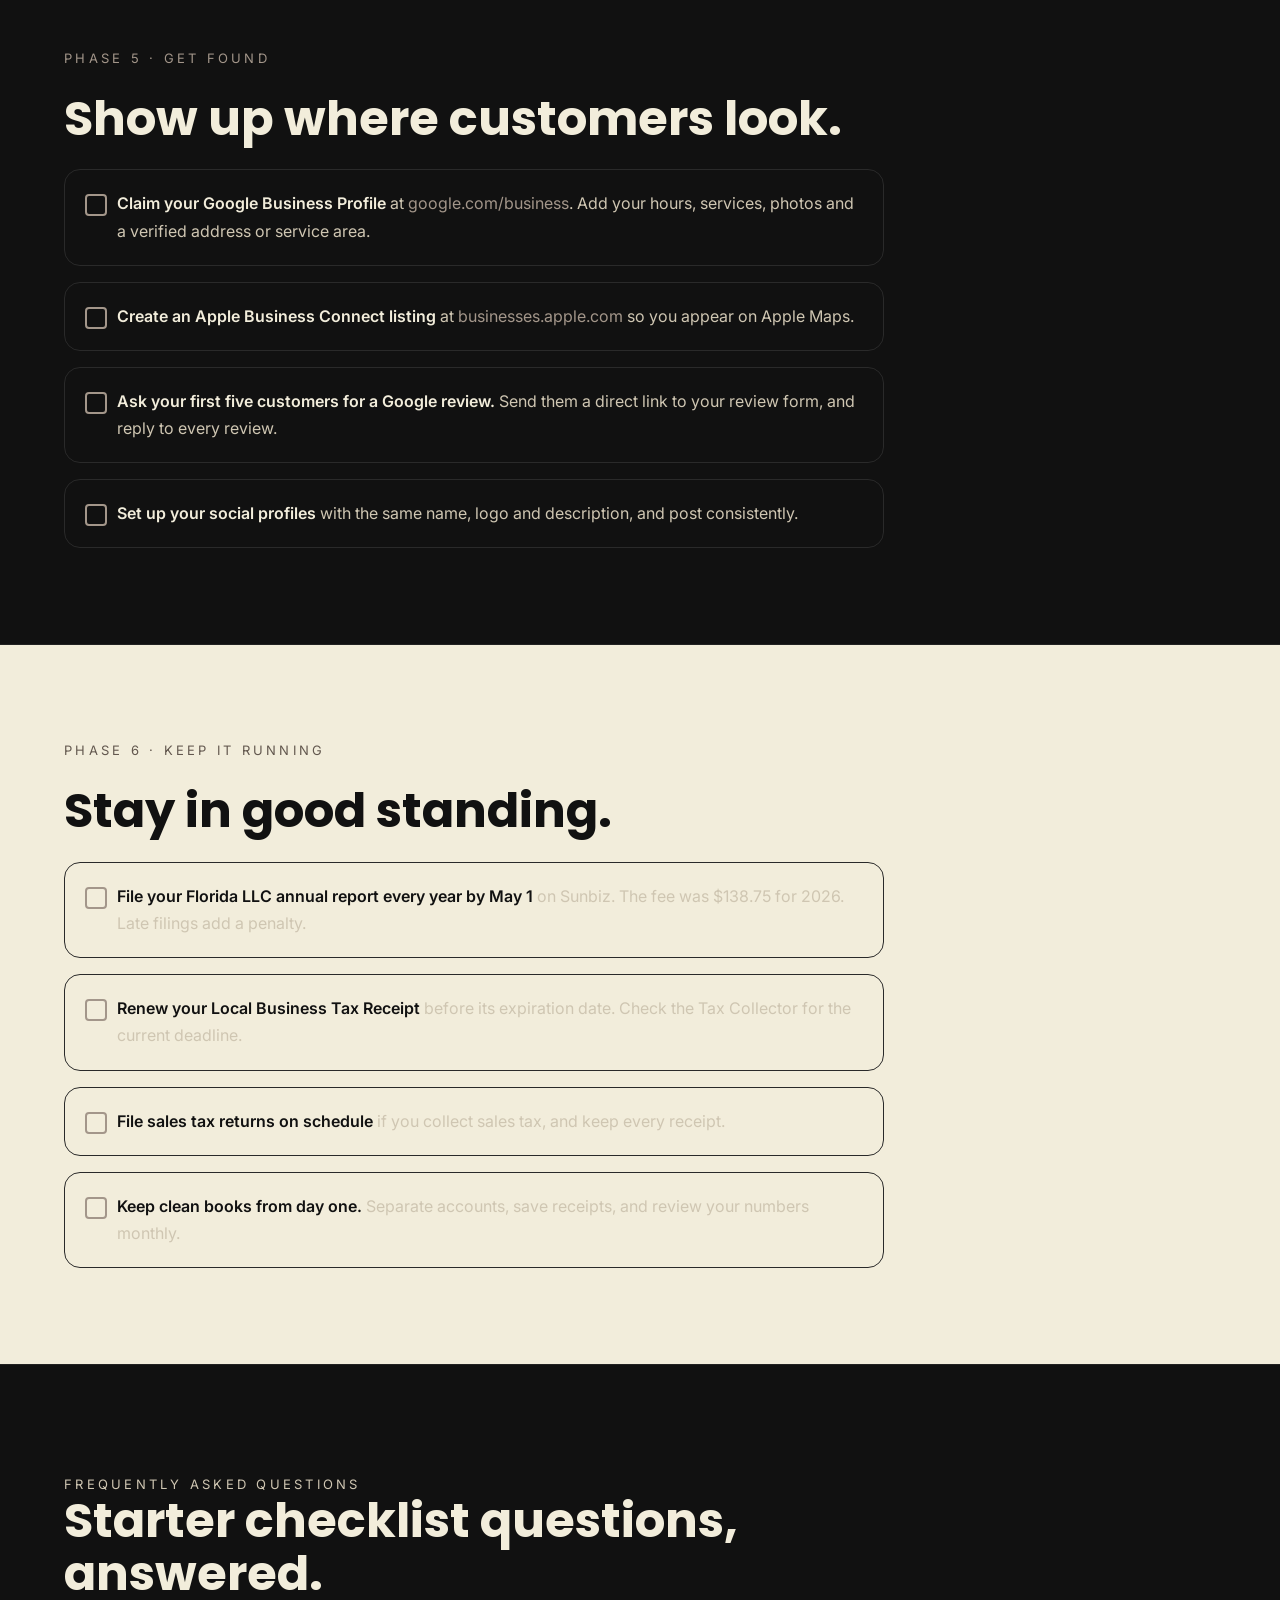
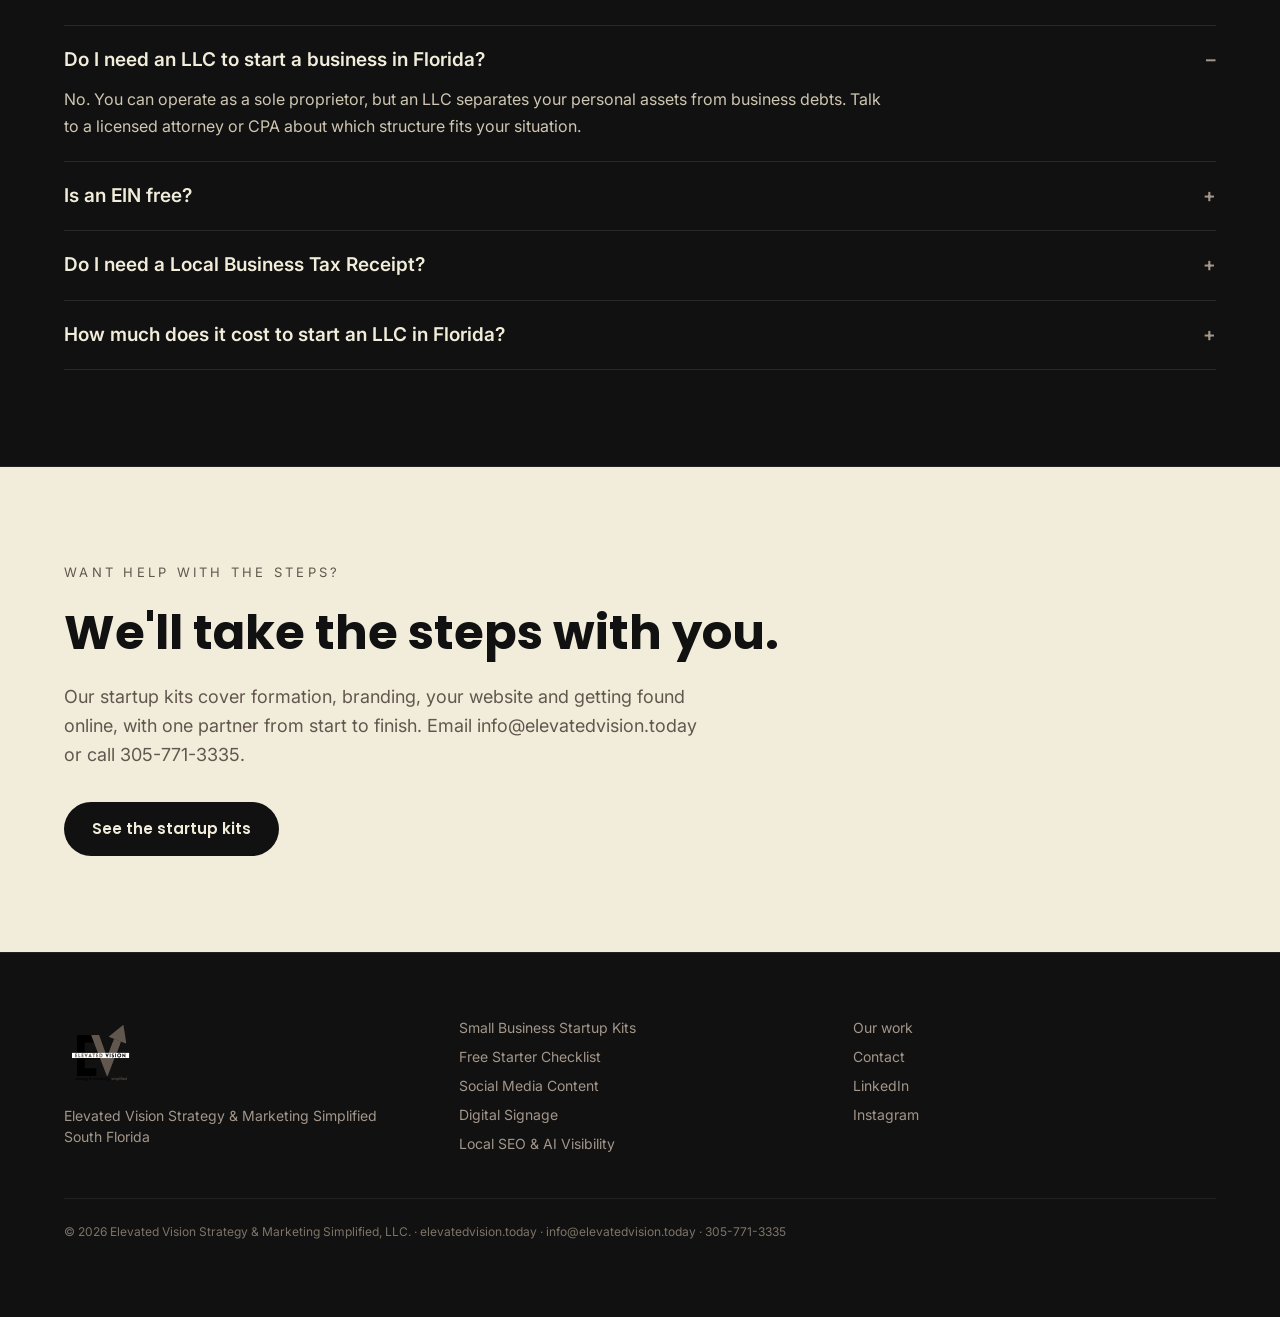
<file: starter-checklist.html>
<!doctype html>
<html lang="en">
<head>
<meta charset="utf-8">
<meta name="viewport" content="width=device-width, initial-scale=1">
<title>Free Small Business Starter Checklist for Florida | Elevated Vision</title>
<meta name="description" content="A free, step-by-step starter checklist for launching a small business in South Florida: naming, LLC filing, EIN, sales tax, Miami-Dade business tax receipt, banking, branding and getting found online.">
<link rel="canonical" href="https://elevatedvision.today/starter-checklist.html">
<meta property="og:title" content="Free Small Business Starter Checklist | Elevated Vision">
<meta property="og:url" content="https://elevatedvision.today/starter-checklist.html">
<meta property="og:image" content="https://elevatedvision.today/assets/og-image.png">
<meta name="twitter:card" content="summary_large_image">
<link rel="icon" href="assets/logo/elevated-vision-logo.svg" type="image/svg+xml">
<link rel="apple-touch-icon" href="assets/logo/elevated-vision-mark.png">
<link rel="preconnect" href="https://fonts.googleapis.com">
<link rel="preconnect" href="https://fonts.gstatic.com" crossorigin>
<link href="https://fonts.googleapis.com/css2?family=Poppins:wght@300;400;600;800&family=Inter:wght@400;500;600&display=swap" rel="stylesheet">
<link rel="stylesheet" href="style.css?v=3">
<script type="application/ld+json">
{
  "@context": "https://schema.org",
  "@graph": [
    {
      "@type": "WebPage",
      "name": "Free Small Business Starter Checklist for Florida",
      "url": "https://elevatedvision.today/starter-checklist.html",
      "description": "Step-by-step checklist for starting a small business in South Florida, from naming and LLC filing to EIN, sales tax, local business tax receipt and getting found online.",
      "isPartOf": { "@type": "WebSite", "name": "Elevated Vision Strategy & Marketing Simplified", "url": "https://elevatedvision.today/" },
      "provider": { "@type": "ProfessionalService", "name": "Elevated Vision Strategy & Marketing Simplified", "url": "https://elevatedvision.today/" }
    },
    {
      "@type": "FAQPage",
      "mainEntity": [
        { "@type": "Question", "name": "Do I need an LLC to start a business in Florida?", "acceptedAnswer": { "@type": "Answer", "text": "No. You can operate as a sole proprietor, but an LLC separates your personal assets from business debts. Talk to a licensed attorney or CPA about which structure fits your situation." } },
        { "@type": "Question", "name": "Is an EIN free?", "acceptedAnswer": { "@type": "Answer", "text": "Yes. Apply directly through the IRS website at no cost. Be cautious of third-party sites that charge a fee for an EIN." } },
        { "@type": "Question", "name": "Do I need a Local Business Tax Receipt?", "acceptedAnswer": { "@type": "Answer", "text": "Most businesses operating in Miami-Dade County need a Local Business Tax Receipt from the county Tax Collector, and businesses inside a city may also need a city receipt. Check with the Tax Collector for your category." } },
        { "@type": "Question", "name": "How much does it cost to start an LLC in Florida?", "acceptedAnswer": { "@type": "Answer", "text": "Florida charges a filing fee to file Articles of Organization on Sunbiz, and an annual report fee every year. Confirm the current amounts on sunbiz.org before you file." } }
      ]
    }
  ]
}
</script>
</head>
<body>

<header class="nav">
  <a href="index.html" aria-label="Elevated Vision home"><img src="assets/logo/elevated-vision-logo.svg?v=3" alt="Elevated Vision, marketing &amp; strategy, simplified"></a>
  <nav class="nav-links" aria-label="Primary">
    <a href="services/startup-kits.html">Startup Kits</a>
    <a href="services/social-media-content.html">Social Media</a>
    <a href="services/digital-signage.html">Digital Signage</a>
    <a href="services/local-seo-ai-visibility.html">Local SEO &amp; AI Visibility</a>
    <a href="work.html">Work</a>
    <a href="index.html#contact">Contact</a>
  </nav>
  <div class="nav-contact" aria-label="Contact Elevated Vision">
    <a href="tel:+13057713335" aria-label="Call us" title="Call us"><svg viewBox="0 0 24 24" width="20" height="20" fill="none" stroke="currentColor" stroke-width="2" stroke-linecap="round" stroke-linejoin="round" aria-hidden="true" focusable="false"><path d="M22 16.9v3a2 2 0 0 1-2.2 2 19.8 19.8 0 0 1-8.6-3.1 19.5 19.5 0 0 1-6-6A19.8 19.8 0 0 1 2.1 4.2 2 2 0 0 1 4.1 2h3a2 2 0 0 1 2 1.7c.1.9.4 1.8.7 2.7a2 2 0 0 1-.5 2.1L8 9.8a16 16 0 0 0 6 6l1.3-1.3a2 2 0 0 1 2.1-.4c.9.3 1.8.6 2.7.7a2 2 0 0 1 1.7 2z"/></svg></a>
    <a href="mailto:info@elevatedvision.today" aria-label="Email us" title="Email us"><svg viewBox="0 0 24 24" width="20" height="20" fill="none" stroke="currentColor" stroke-width="2" stroke-linecap="round" stroke-linejoin="round" aria-hidden="true" focusable="false"><rect x="2" y="4" width="20" height="16" rx="2"/><polyline points="22,6 12,13 2,6"/></svg></a>
    <a href="https://www.google.com/maps/place/Elevated+Vision+Strategy+%26+Marketing+Simplified/data=!4m2!3m1!1s0x0:0xafeffd93a2e6e98b?sa=X&amp;ved=1t:2428&amp;ictx=111" aria-label="Google Business Profile" title="Google Business Profile" target="_blank" rel="noopener"><svg viewBox="0 0 24 24" width="20" height="20" fill="none" stroke="currentColor" stroke-width="2" stroke-linecap="round" stroke-linejoin="round" aria-hidden="true" focusable="false"><path d="M21 10c0 7-9 13-9 13S3 17 3 10a9 9 0 0 1 18 0z"/><circle cx="12" cy="10" r="3"/></svg></a>
    <a href="https://www.linkedin.com/company/elevated-vision-sms" aria-label="LinkedIn" title="LinkedIn" target="_blank" rel="noopener"><svg viewBox="0 0 24 24" width="20" height="20" fill="none" stroke="currentColor" stroke-width="2" stroke-linecap="round" stroke-linejoin="round" aria-hidden="true" focusable="false"><path d="M16 8a6 6 0 0 1 6 6v7h-4v-7a2 2 0 0 0-4 0v7h-4v-14h4v2a4 4 0 0 1 2-2z"/><rect x="2" y="9" width="4" height="12"/><circle cx="4" cy="4" r="2"/></svg></a>
    <a href="https://www.instagram.com/ElevatedVisionSMS" aria-label="Instagram" title="Instagram" target="_blank" rel="noopener"><svg viewBox="0 0 24 24" width="20" height="20" fill="none" stroke="currentColor" stroke-width="2" stroke-linecap="round" stroke-linejoin="round" aria-hidden="true" focusable="false"><rect x="3" y="3" width="18" height="18" rx="5"/><circle cx="12" cy="12" r="4"/><circle cx="17.5" cy="6.5" r="0.8" fill="currentColor"/></svg></a>
  </div>
</header>

<p class="crumbs"><a href="index.html">Home</a> / Starter Checklist</p>

<main>
  <div class="hero">
    <p class="eyebrow">Free download · South Florida</p>
    <h1>We get you found. Start here.</h1>
    <p class="lead">A step-by-step checklist for starting a small business from scratch in Florida. Work top to bottom, and tick each box as you finish it.</p>
    <div class="pills">
      <a class="btn btn-primary" href="index.html#signup">Sign up for updates</a>
      <a class="btn btn-ghost" href="index.html#contact">Talk to us first</a>
    </div>
  </div>

  <section class="carousel-band" aria-label="Client work">
    <p class="eyebrow">Client work across South Florida</p>
    <div class="carousel-viewport"><div class="carousel-track"><figure class="carousel-slide"><img src="assets/work/southeastern-logistics.png" alt="Southeastern Logistics website" loading="lazy"><figcaption><strong>Southeastern Logistics</strong> · Website</figcaption></figure><figure class="carousel-slide"><img src="assets/work/gradiz-atelier.png" alt="Gradiz Atelier website" loading="lazy"><figcaption><strong>Gradiz Atelier</strong> · Website</figcaption></figure><figure class="carousel-slide"><img src="assets/work/sunshine-tire-recycling.png" alt="Sunshine Tire Recycling website" loading="lazy"><figcaption><strong>Sunshine Tire Recycling</strong> · Website</figcaption></figure><figure class="carousel-slide"><img src="assets/work/mannys-painting.png" alt="Manny's Painting &amp; More business card" loading="lazy"><figcaption><strong>Manny's Painting &amp; More</strong> · Business card</figcaption></figure><figure class="carousel-slide"><img src="assets/work/wood-dr.png" alt="The Wood Dr website" loading="lazy"><figcaption><strong>The Wood Dr</strong> · Website</figcaption></figure><figure class="carousel-slide"><img src="assets/work/miami-fresh-cleaning.png" alt="Miami Fresh Cleaning Solutions website" loading="lazy"><figcaption><strong>Miami Fresh Cleaning Solutions</strong> · Website</figcaption></figure><figure class="carousel-slide" aria-hidden="true" tabindex="-1"><img src="assets/work/southeastern-logistics.png" alt="" loading="lazy"><figcaption><strong>Southeastern Logistics</strong> · Website</figcaption></figure><figure class="carousel-slide" aria-hidden="true" tabindex="-1"><img src="assets/work/gradiz-atelier.png" alt="" loading="lazy"><figcaption><strong>Gradiz Atelier</strong> · Website</figcaption></figure><figure class="carousel-slide" aria-hidden="true" tabindex="-1"><img src="assets/work/sunshine-tire-recycling.png" alt="" loading="lazy"><figcaption><strong>Sunshine Tire Recycling</strong> · Website</figcaption></figure><figure class="carousel-slide" aria-hidden="true" tabindex="-1"><img src="assets/work/mannys-painting.png" alt="" loading="lazy"><figcaption><strong>Manny's Painting &amp; More</strong> · Business card</figcaption></figure><figure class="carousel-slide" aria-hidden="true" tabindex="-1"><img src="assets/work/wood-dr.png" alt="" loading="lazy"><figcaption><strong>The Wood Dr</strong> · Website</figcaption></figure><figure class="carousel-slide" aria-hidden="true" tabindex="-1"><img src="assets/work/miami-fresh-cleaning.png" alt="" loading="lazy"><figcaption><strong>Miami Fresh Cleaning Solutions</strong> · Website</figcaption></figure></div></div>
  </section>
  <section class="light">
    <p class="eyebrow">Before you begin</p>
    <h2>Confirm the rules before you pay anything.</h2>
    <p class="muted" style="font-size:18px;max-width:720px;margin:0 0 16px">Fees, deadlines and requirements change. Use the official links below and check amounts on the official site before you pay. This checklist is general guidance, not legal or tax advice.</p>
  </section>

  <section>
    <p class="eyebrow">Phase 1 · Plan</p>
    <h2>Define the business.</h2>
    <ul class="checklist">
      <li><strong>Write a one-page plan.</strong> What you sell, who buys it, what it costs, and what you need to start. The U.S. Small Business Administration has a free business plan guide at <a href="https://www.sba.gov/business-guide/launch-your-business" target="_blank" rel="noopener">sba.gov/business-guide/launch-your-business</a>.</li>
      <li><strong>Pick a business name.</strong> Search the Florida business registry at <a href="https://www.sunbiz.org" target="_blank" rel="noopener">sunbiz.org</a> to confirm the name is not already taken. Also search Google and the USPTO trademark database (<a href="https://www.uspto.gov/trademarks" target="_blank" rel="noopener">uspto.gov/trademarks</a>).</li>
      <li><strong>Choose your legal structure.</strong> Sole proprietor (no filing) or LLC (filed with the state). An attorney or CPA can help you decide.</li>
      <li><strong>Check industry licenses.</strong> Some trades and professions need a state license. Look up your license type on the Florida DBPR portal at <a href="https://www.myfloridalicense.com" target="_blank" rel="noopener">myfloridalicense.com</a>.</li>
    </ul>
  </section>

  <section class="light">
    <p class="eyebrow">Phase 2 · Legal</p>
    <h2>Make it official.</h2>
    <ul class="checklist">
      <li><strong>File Articles of Organization for your LLC</strong> on Sunbiz at <a href="https://www.sunbiz.org" target="_blank" rel="noopener">sunbiz.org</a>. The state filing fee is about $125 at the time of writing, so confirm the current amount on the site.</li>
      <li><strong>Register a fictitious name (DBA)</strong> if you will operate under a name different from your legal name. File on Sunbiz; check the fee there.</li>
      <li><strong>Write an operating agreement.</strong> Florida does not require you to file one, but it sets the rules for owners and money. Have a professional draft or review it.</li>
      <li><strong>Name a registered agent</strong> with a Florida street address to receive legal notices. Your Sunbiz filing asks for this.</li>
    </ul>
  </section>

  <section>
    <p class="eyebrow">Phase 3 · Tax and banking</p>
    <h2>Get your numbers and permits.</h2>
    <ul class="checklist">
      <li><strong>Get your EIN (Employer Identification Number).</strong> It is free from the IRS. Apply only through <a href="https://www.irs.gov/businesses/small-businesses-self-employed/apply-for-an-employer-identification-number-ein-online" target="_blank" rel="noopener">irs.gov</a>. Avoid sites that charge for an EIN.</li>
      <li><strong>Open a business bank account.</strong> Bring your Articles of Organization or DBA filing and your EIN confirmation. Keep business and personal money separate from day one.</li>
      <li><strong>Register for Florida sales tax</strong> if you sell taxable goods or services. Use the Florida Department of Revenue at <a href="https://floridarevenue.com" target="_blank" rel="noopener">floridarevenue.com</a> and register for a Certificate of Registration.</li>
      <li><strong>Apply for a Local Business Tax Receipt.</strong> Most businesses in Miami-Dade County need one from the county Tax Collector at <a href="https://www.mdctaxcollector.gov/services/local-business-tax-receipt" target="_blank" rel="noopener">mdctaxcollector.gov</a>. Businesses inside a city may also need a city receipt. Renew it on schedule.</li>
      <li><strong>Get business insurance.</strong> Ask an insurance agent about general liability coverage, and about any extra coverage your trade requires.</li>
    </ul>
  </section>

  <section class="light">
    <p class="eyebrow">Phase 4 · Brand</p>
    <h2>Look the part.</h2>
    <ul class="checklist">
      <li><strong>Create your logo, colors and fonts.</strong> Keep them consistent everywhere. Save the files in PNG and SVG.</li>
      <li><strong>Order business cards, invoice and quote templates,</strong> and a simple email signature.</li>
      <li><strong>Buy a custom domain</strong> that matches your business name, and set up email on that domain.</li>
      <li><strong>Build a simple website.</strong> Include what you do, where you work, your phone and email, and answers to the questions customers ask most.</li>
    </ul>
  </section>

  <section>
    <p class="eyebrow">Phase 5 · Get found</p>
    <h2>Show up where customers look.</h2>
    <ul class="checklist">
      <li><strong>Claim your Google Business Profile</strong> at <a href="https://www.google.com/business" target="_blank" rel="noopener">google.com/business</a>. Add your hours, services, photos and a verified address or service area.</li>
      <li><strong>Create an Apple Business Connect listing</strong> at <a href="https://businesses.apple.com" target="_blank" rel="noopener">businesses.apple.com</a> so you appear on Apple Maps.</li>
      <li><strong>Ask your first five customers for a Google review.</strong> Send them a direct link to your review form, and reply to every review.</li>
      <li><strong>Set up your social profiles</strong> with the same name, logo and description, and post consistently.</li>
    </ul>
  </section>

  <section class="light">
    <p class="eyebrow">Phase 6 · Keep it running</p>
    <h2>Stay in good standing.</h2>
    <ul class="checklist">
      <li><strong>File your Florida LLC annual report every year by May 1</strong> on Sunbiz. The fee was $138.75 for 2026. Late filings add a penalty.</li>
      <li><strong>Renew your Local Business Tax Receipt</strong> before its expiration date. Check the Tax Collector for the current deadline.</li>
      <li><strong>File sales tax returns on schedule</strong> if you collect sales tax, and keep every receipt.</li>
      <li><strong>Keep clean books from day one.</strong> Separate accounts, save receipts, and review your numbers monthly.</li>
    </ul>
  </section>

  <section class="faq">
    <p class="eyebrow">Frequently asked questions</p>
    <h2>Starter checklist questions, answered.</h2>
    <details open><summary>Do I need an LLC to start a business in Florida?</summary><p>No. You can operate as a sole proprietor, but an LLC separates your personal assets from business debts. Talk to a licensed attorney or CPA about which structure fits your situation.</p></details>
    <details><summary>Is an EIN free?</summary><p>Yes. Apply directly through the IRS website at no cost. Be cautious of third-party sites that charge a fee for an EIN.</p></details>
    <details><summary>Do I need a Local Business Tax Receipt?</summary><p>Most businesses operating in Miami-Dade County need a Local Business Tax Receipt from the county Tax Collector, and businesses inside a city may also need a city receipt. Check with the Tax Collector for your category.</p></details>
    <details><summary>How much does it cost to start an LLC in Florida?</summary><p>Florida charges a filing fee to file Articles of Organization on Sunbiz, and an annual report fee every year. Confirm the current amounts on sunbiz.org before you file.</p></details>
  </section>

  <section class="light">
    <p class="eyebrow">Want help with the steps?</p>
    <h2>We'll take the steps with you.</h2>
    <p class="muted" style="font-size:18px;max-width:640px;margin:0 0 32px">Our startup kits cover formation, branding, your website and getting found online, with one partner from start to finish. Email <a href="mailto:info@elevatedvision.today">info@elevatedvision.today</a> or call <a href="tel:+13057713335">305-771-3335</a>.</p>
    <a class="btn btn-primary" href="services/startup-kits.html">See the startup kits</a>
  </section>
</main>

<footer class="footer">
  <div><img src="assets/logo/elevated-vision-logo.svg?v=3" alt="Elevated Vision" style="height:72px;width:auto;margin-bottom:16px"><div>Elevated Vision Strategy &amp; Marketing Simplified<br>South Florida</div></div>
  <ul><li><a href="services/startup-kits.html">Small Business Startup Kits</a></li><li><a href="starter-checklist.html">Free Starter Checklist</a></li><li><a href="services/social-media-content.html">Social Media Content</a></li><li><a href="services/digital-signage.html">Digital Signage</a></li><li><a href="services/local-seo-ai-visibility.html">Local SEO &amp; AI Visibility</a></li></ul>
  <ul><li><a href="work.html">Our work</a></li><li><a href="index.html#contact">Contact</a></li><li><a href="https://www.linkedin.com/company/elevated-vision-sms" target="_blank" rel="noopener">LinkedIn</a></li><li><a href="https://www.instagram.com/ElevatedVisionSMS" target="_blank" rel="noopener">Instagram</a></li></ul>
  <p class="legal">© 2026 Elevated Vision Strategy &amp; Marketing Simplified, LLC. · elevatedvision.today · info@elevatedvision.today · 305-771-3335</p>
</footer>

</body>
</html>
</file>
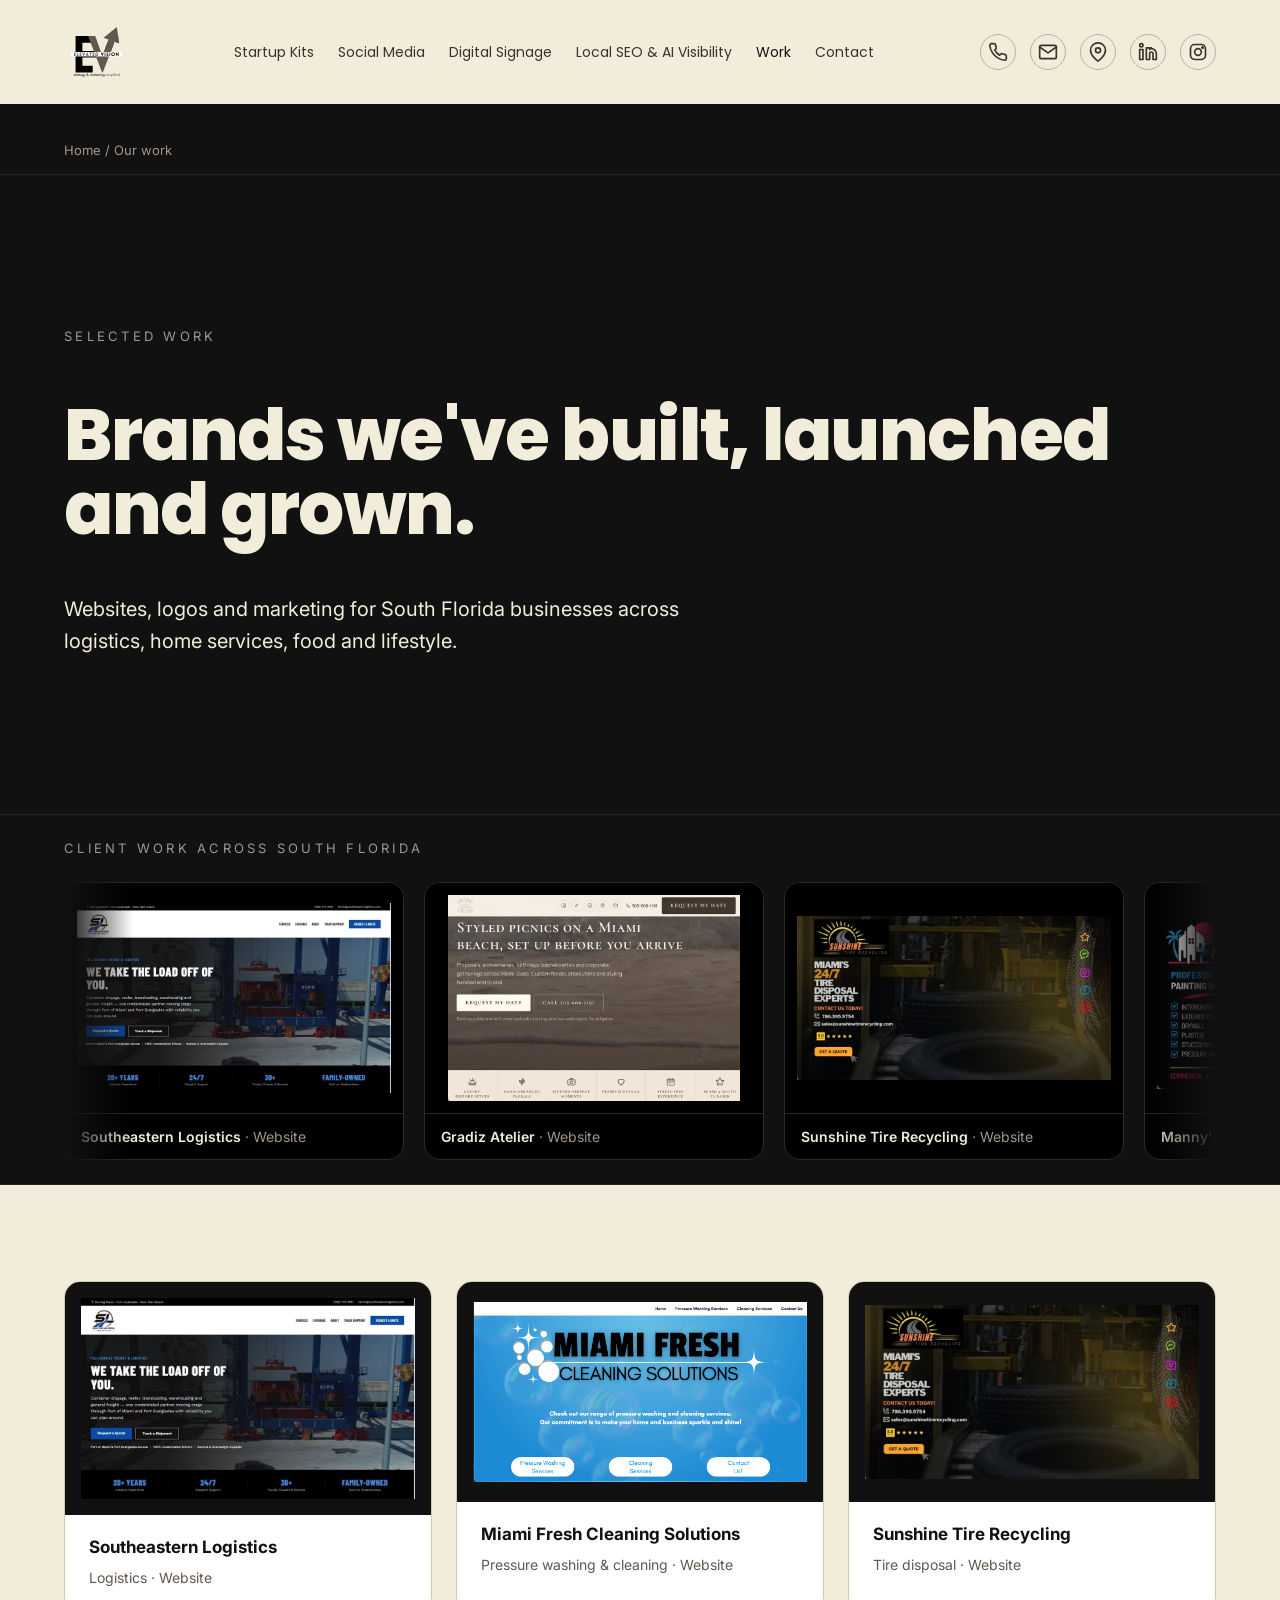
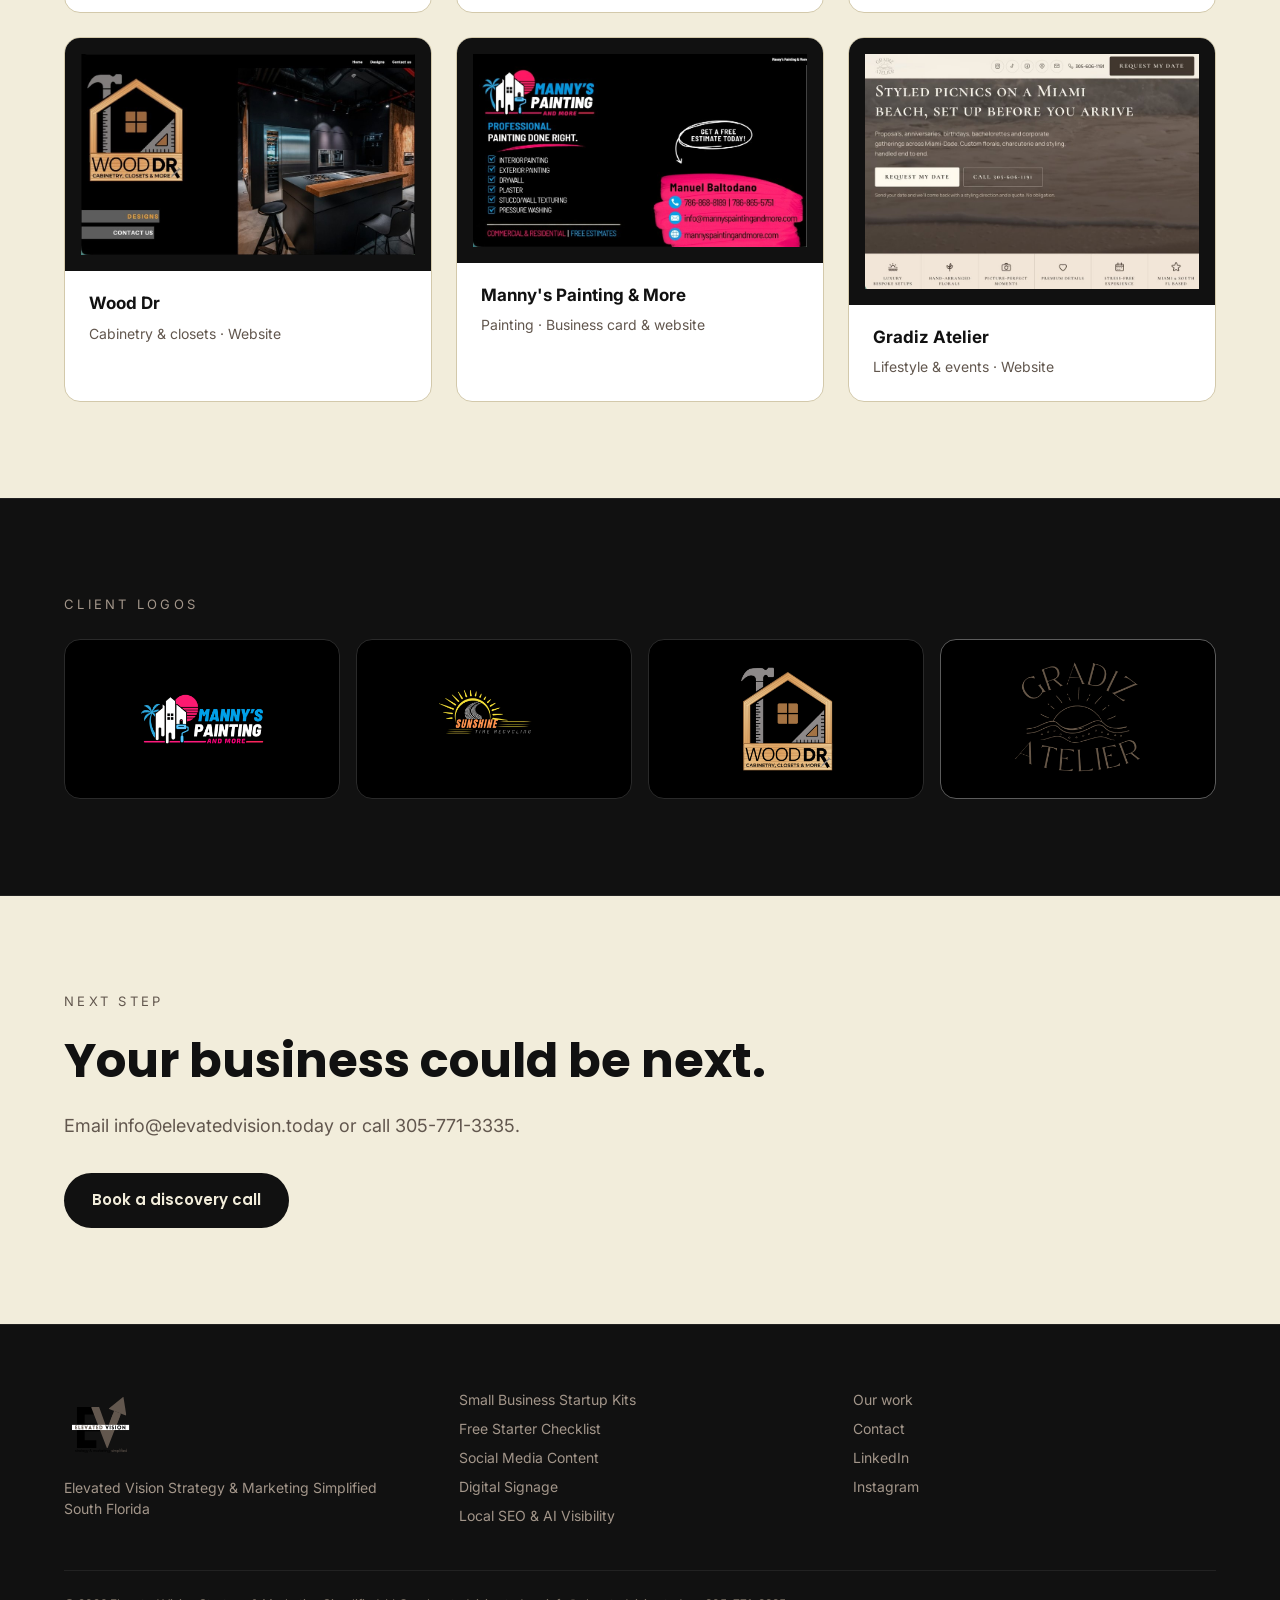
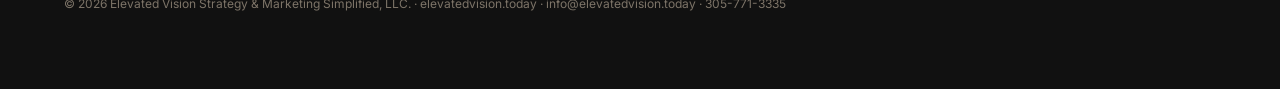
<file: work.html>
<!doctype html>
<html lang="en">
<head>
<meta charset="utf-8">
<meta name="viewport" content="width=device-width, initial-scale=1">
<title>Our Work: Websites, Logos &amp; Marketing for South Florida Businesses | Elevated Vision</title>
<meta name="description" content="Websites, logos and marketing Elevated Vision has built for South Florida businesses in logistics, tire recycling, cabinetry, painting, lifestyle and food.">
<link rel="canonical" href="https://elevatedvision.today/work.html">
<meta property="og:title" content="Our Work | Elevated Vision">
<meta property="og:url" content="https://elevatedvision.today/work.html">
<meta property="og:image" content="https://elevatedvision.today/assets/og-image.png">
<meta name="twitter:card" content="summary_large_image">
<link rel="icon" href="assets/logo/elevated-vision-logo.svg" type="image/svg+xml">
<link rel="apple-touch-icon" href="assets/logo/elevated-vision-mark.png">
<link rel="preconnect" href="https://fonts.googleapis.com">
<link rel="preconnect" href="https://fonts.gstatic.com" crossorigin>
<link href="https://fonts.googleapis.com/css2?family=Poppins:wght@300;400;600;800&family=Inter:wght@400;500;600&display=swap" rel="stylesheet">
<link rel="stylesheet" href="style.css?v=3">
</head>
<body>

<header class="nav">
  <a href="index.html" aria-label="Elevated Vision home"><img src="assets/logo/elevated-vision-logo.svg?v=3" alt="Elevated Vision, marketing &amp; strategy, simplified"></a>
  <nav class="nav-links" aria-label="Primary">
    <a href="services/startup-kits.html">Startup Kits</a>
    <a href="services/social-media-content.html">Social Media</a>
    <a href="services/digital-signage.html">Digital Signage</a>
    <a href="services/local-seo-ai-visibility.html">Local SEO &amp; AI Visibility</a>
    <a href="work.html" aria-current="page">Work</a>
    <a href="index.html#contact">Contact</a>
  </nav>
  <div class="nav-contact" aria-label="Contact Elevated Vision">
    <a href="tel:+13057713335" aria-label="Call us" title="Call us"><svg viewBox="0 0 24 24" width="20" height="20" fill="none" stroke="currentColor" stroke-width="2" stroke-linecap="round" stroke-linejoin="round" aria-hidden="true" focusable="false"><path d="M22 16.9v3a2 2 0 0 1-2.2 2 19.8 19.8 0 0 1-8.6-3.1 19.5 19.5 0 0 1-6-6A19.8 19.8 0 0 1 2.1 4.2 2 2 0 0 1 4.1 2h3a2 2 0 0 1 2 1.7c.1.9.4 1.8.7 2.7a2 2 0 0 1-.5 2.1L8 9.8a16 16 0 0 0 6 6l1.3-1.3a2 2 0 0 1 2.1-.4c.9.3 1.8.6 2.7.7a2 2 0 0 1 1.7 2z"/></svg></a>
    <a href="mailto:info@elevatedvision.today" aria-label="Email us" title="Email us"><svg viewBox="0 0 24 24" width="20" height="20" fill="none" stroke="currentColor" stroke-width="2" stroke-linecap="round" stroke-linejoin="round" aria-hidden="true" focusable="false"><rect x="2" y="4" width="20" height="16" rx="2"/><polyline points="22,6 12,13 2,6"/></svg></a>
    <a href="https://www.google.com/maps/place/Elevated+Vision+Strategy+%26+Marketing+Simplified/data=!4m2!3m1!1s0x0:0xafeffd93a2e6e98b?sa=X&amp;ved=1t:2428&amp;ictx=111" aria-label="Google Business Profile" title="Google Business Profile" target="_blank" rel="noopener"><svg viewBox="0 0 24 24" width="20" height="20" fill="none" stroke="currentColor" stroke-width="2" stroke-linecap="round" stroke-linejoin="round" aria-hidden="true" focusable="false"><path d="M21 10c0 7-9 13-9 13S3 17 3 10a9 9 0 0 1 18 0z"/><circle cx="12" cy="10" r="3"/></svg></a>
    <a href="https://www.linkedin.com/company/elevated-vision-sms" aria-label="LinkedIn" title="LinkedIn" target="_blank" rel="noopener"><svg viewBox="0 0 24 24" width="20" height="20" fill="none" stroke="currentColor" stroke-width="2" stroke-linecap="round" stroke-linejoin="round" aria-hidden="true" focusable="false"><path d="M16 8a6 6 0 0 1 6 6v7h-4v-7a2 2 0 0 0-4 0v7h-4v-14h4v2a4 4 0 0 1 2-2z"/><rect x="2" y="9" width="4" height="12"/><circle cx="4" cy="4" r="2"/></svg></a>
    <a href="https://www.instagram.com/ElevatedVisionSMS" aria-label="Instagram" title="Instagram" target="_blank" rel="noopener"><svg viewBox="0 0 24 24" width="20" height="20" fill="none" stroke="currentColor" stroke-width="2" stroke-linecap="round" stroke-linejoin="round" aria-hidden="true" focusable="false"><rect x="3" y="3" width="18" height="18" rx="5"/><circle cx="12" cy="12" r="4"/><circle cx="17.5" cy="6.5" r="0.8" fill="currentColor"/></svg></a>
  </div>
</header>

<p class="crumbs"><a href="index.html">Home</a> / Our work</p>

<main>
  <div class="hero">
    <p class="eyebrow">Selected work</p>
    <h1>Brands we've built, launched and grown.</h1>
    <p class="lead">Websites, logos and marketing for South Florida businesses across logistics, home services, food and lifestyle.</p>
  </div>

  <section class="carousel-band" aria-label="Client work">
    <p class="eyebrow">Client work across South Florida</p>
    <div class="carousel-viewport"><div class="carousel-track"><figure class="carousel-slide"><img src="assets/work/southeastern-logistics.png" alt="Southeastern Logistics website" loading="lazy"><figcaption><strong>Southeastern Logistics</strong> · Website</figcaption></figure><figure class="carousel-slide"><img src="assets/work/gradiz-atelier.png" alt="Gradiz Atelier website" loading="lazy"><figcaption><strong>Gradiz Atelier</strong> · Website</figcaption></figure><figure class="carousel-slide"><img src="assets/work/sunshine-tire-recycling.png" alt="Sunshine Tire Recycling website" loading="lazy"><figcaption><strong>Sunshine Tire Recycling</strong> · Website</figcaption></figure><figure class="carousel-slide"><img src="assets/work/mannys-painting.png" alt="Manny's Painting &amp; More business card" loading="lazy"><figcaption><strong>Manny's Painting &amp; More</strong> · Business card</figcaption></figure><figure class="carousel-slide"><img src="assets/work/wood-dr.png" alt="The Wood Dr website" loading="lazy"><figcaption><strong>The Wood Dr</strong> · Website</figcaption></figure><figure class="carousel-slide"><img src="assets/work/miami-fresh-cleaning.png" alt="Miami Fresh Cleaning Solutions website" loading="lazy"><figcaption><strong>Miami Fresh Cleaning Solutions</strong> · Website</figcaption></figure><figure class="carousel-slide" aria-hidden="true" tabindex="-1"><img src="assets/work/southeastern-logistics.png" alt="" loading="lazy"><figcaption><strong>Southeastern Logistics</strong> · Website</figcaption></figure><figure class="carousel-slide" aria-hidden="true" tabindex="-1"><img src="assets/work/gradiz-atelier.png" alt="" loading="lazy"><figcaption><strong>Gradiz Atelier</strong> · Website</figcaption></figure><figure class="carousel-slide" aria-hidden="true" tabindex="-1"><img src="assets/work/sunshine-tire-recycling.png" alt="" loading="lazy"><figcaption><strong>Sunshine Tire Recycling</strong> · Website</figcaption></figure><figure class="carousel-slide" aria-hidden="true" tabindex="-1"><img src="assets/work/mannys-painting.png" alt="" loading="lazy"><figcaption><strong>Manny's Painting &amp; More</strong> · Business card</figcaption></figure><figure class="carousel-slide" aria-hidden="true" tabindex="-1"><img src="assets/work/wood-dr.png" alt="" loading="lazy"><figcaption><strong>The Wood Dr</strong> · Website</figcaption></figure><figure class="carousel-slide" aria-hidden="true" tabindex="-1"><img src="assets/work/miami-fresh-cleaning.png" alt="" loading="lazy"><figcaption><strong>Miami Fresh Cleaning Solutions</strong> · Website</figcaption></figure></div></div>
  </section>
  <section class="light">
    <div class="grid3">
      <article class="work-card">
        <div class="frame"><img src="assets/work/southeastern-logistics.png" alt="Southeastern Logistics website homepage" loading="lazy"></div>
        <div class="caption"><strong>Southeastern Logistics</strong><span>Logistics · Website</span></div>
      </article>
      <article class="work-card">
        <div class="frame"><img src="assets/work/miami-fresh-cleaning.png" alt="Miami Fresh Cleaning Solutions website homepage" loading="lazy"></div>
        <div class="caption"><strong>Miami Fresh Cleaning Solutions</strong><span>Pressure washing &amp; cleaning · Website</span></div>
      </article>
      <article class="work-card">
        <div class="frame"><img src="assets/work/sunshine-tire-recycling.png" alt="Sunshine Tire Recycling website homepage" loading="lazy"></div>
        <div class="caption"><strong>Sunshine Tire Recycling</strong><span>Tire disposal · Website</span></div>
      </article>
      <article class="work-card">
        <div class="frame"><img src="assets/work/wood-dr.png" alt="Wood Dr website homepage" loading="lazy"></div>
        <div class="caption"><strong>Wood Dr</strong><span>Cabinetry &amp; closets · Website</span></div>
      </article>
      <article class="work-card">
        <div class="frame"><img src="assets/work/mannys-painting.png" alt="Manny's Painting & More business card" loading="lazy"></div>
        <div class="caption"><strong>Manny's Painting &amp; More</strong><span>Painting · Business card &amp; website</span></div>
      </article>
      <article class="work-card">
        <div class="frame"><img src="assets/work/gradiz-atelier.png" alt="Gradiz Atelier website homepage" loading="lazy"></div>
        <div class="caption"><strong>Gradiz Atelier</strong><span>Lifestyle &amp; events · Website</span></div>
      </article>
    </div>
  </section>

  <section>
    <p class="eyebrow">Client logos</p>
    <div class="logo-strip">
      <img src="assets/clients/mannys-painting-logo.png" alt="Manny's Painting &amp; More logo" loading="lazy">
      <img src="assets/clients/sunshine-tire-recycling-logo.png" alt="Sunshine Tire Recycling logo" loading="lazy">
      <img src="assets/clients/wood-dr-logo.png" alt="The Wood Dr logo" loading="lazy">
      <img src="assets/clients/gradiz-atelier-logo.png" alt="Gradiz Atelier logo" loading="lazy" class="logo-light">
    </div>
  </section>

  <section class="light">
    <p class="eyebrow">Next step</p>
    <h2>Your business could be next.</h2>
    <p class="muted" style="font-size:18px;max-width:640px;margin:0 0 32px">Email <a href="mailto:info@elevatedvision.today">info@elevatedvision.today</a> or call <a href="tel:+13057713335">305-771-3335</a>.</p>
    <a class="btn btn-primary" href="index.html#contact">Book a discovery call</a>
  </section>
</main>

<footer class="footer">
  <div><img src="assets/logo/elevated-vision-logo.svg?v=3" alt="Elevated Vision" style="height:72px;width:auto;margin-bottom:16px"><div>Elevated Vision Strategy &amp; Marketing Simplified<br>South Florida</div></div>
  <ul><li><a href="services/startup-kits.html">Small Business Startup Kits</a></li><li><a href="starter-checklist.html">Free Starter Checklist</a></li><li><a href="services/social-media-content.html">Social Media Content</a></li><li><a href="services/digital-signage.html">Digital Signage</a></li><li><a href="services/local-seo-ai-visibility.html">Local SEO &amp; AI Visibility</a></li></ul>
  <ul><li><a href="work.html">Our work</a></li><li><a href="index.html#contact">Contact</a></li><li><a href="https://www.linkedin.com/company/elevated-vision-sms" target="_blank" rel="noopener">LinkedIn</a></li><li><a href="https://www.instagram.com/ElevatedVisionSMS" target="_blank" rel="noopener">Instagram</a></li></ul>
  <p class="legal">© 2026 Elevated Vision Strategy &amp; Marketing Simplified, LLC. · elevatedvision.today · info@elevatedvision.today · 305-771-3335</p>
</footer>

</body>
</html>
</file>
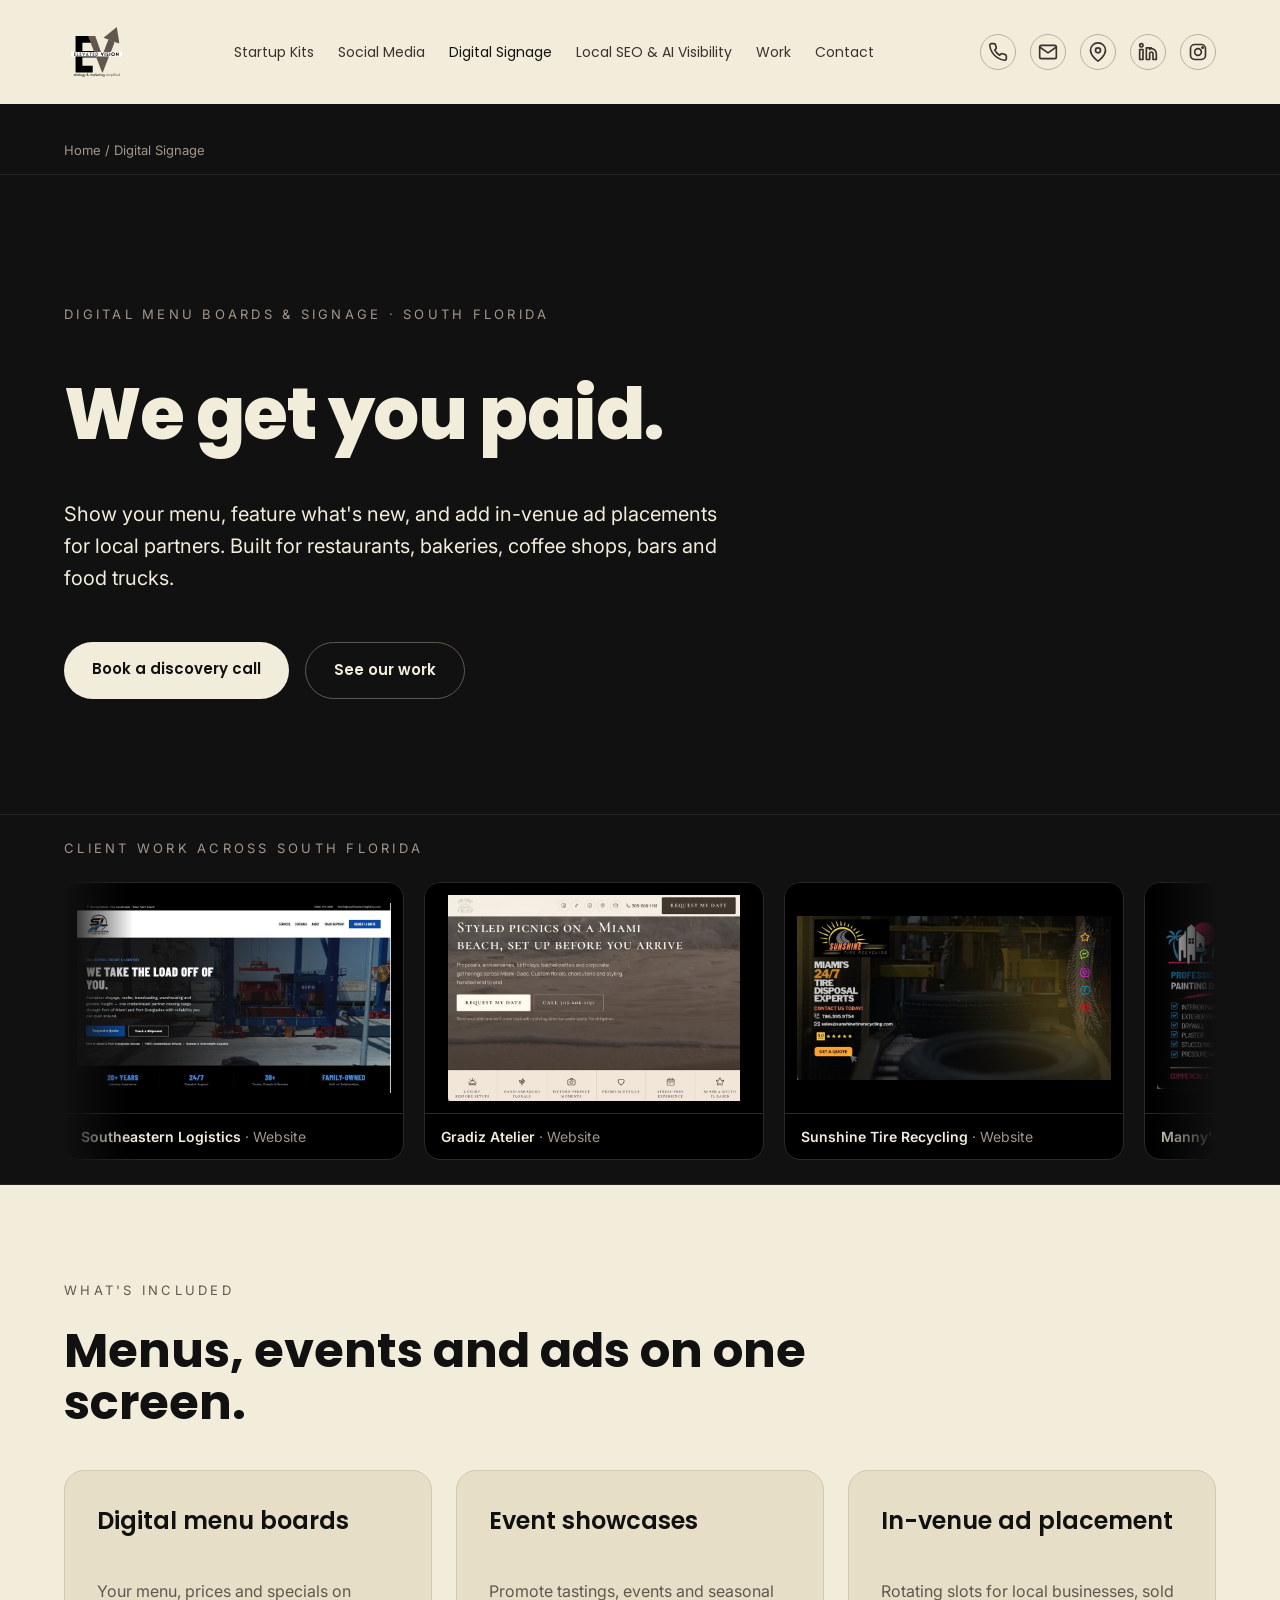
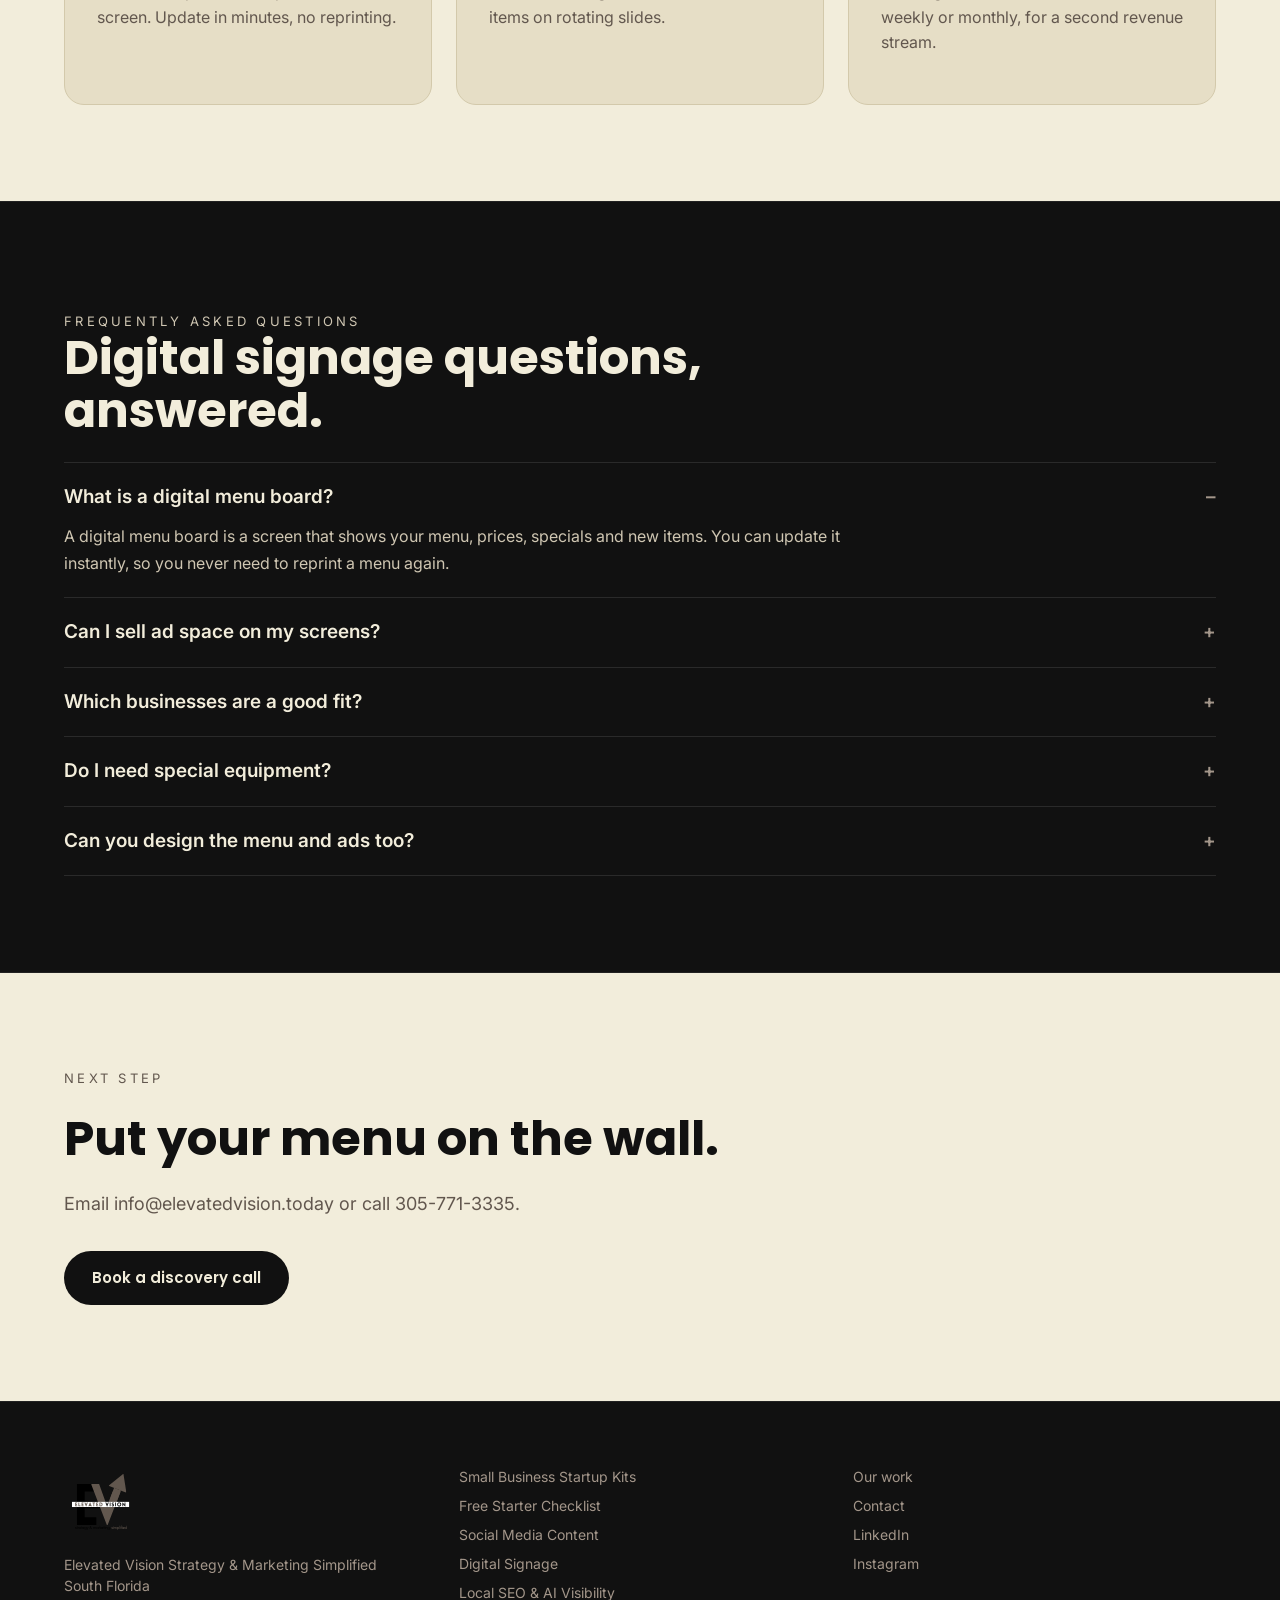
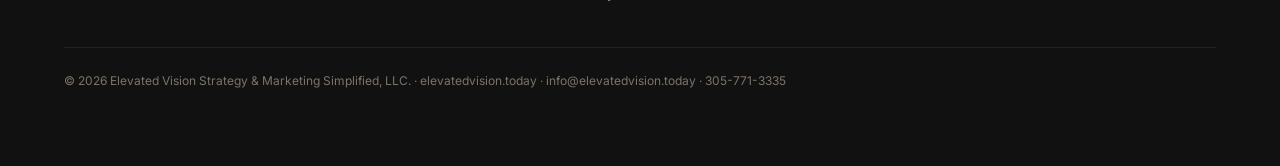
<file: services/digital-signage.html>
<!doctype html>
<html lang="en">
<head>
<meta charset="utf-8">
<meta name="viewport" content="width=device-width, initial-scale=1">
<title>Digital Menu Boards &amp; Signage for South Florida Restaurants | Elevated Vision</title>
<meta name="description" content="Digital menu boards and in-venue signage for South Florida restaurants, bakeries, coffee shops, bars and food trucks, with optional local ad placements that create a second revenue stream.">
<link rel="canonical" href="https://elevatedvision.today/services/digital-signage.html">
<meta property="og:title" content="Digital Menu Boards &amp; Signage | Elevated Vision">
<meta property="og:url" content="https://elevatedvision.today/services/digital-signage.html">
<meta property="og:image" content="https://elevatedvision.today/assets/og-image.png">
<meta name="twitter:card" content="summary_large_image">
<link rel="icon" href="../assets/logo/elevated-vision-logo.svg" type="image/svg+xml">
<link rel="apple-touch-icon" href="../assets/logo/elevated-vision-mark.png">
<link rel="preconnect" href="https://fonts.googleapis.com">
<link rel="preconnect" href="https://fonts.gstatic.com" crossorigin>
<link href="https://fonts.googleapis.com/css2?family=Poppins:wght@300;400;600;800&family=Inter:wght@400;500;600&display=swap" rel="stylesheet">
<link rel="stylesheet" href="../style.css?v=3">
<script type="application/ld+json">
{
  "@context": "https://schema.org",
  "@graph": [
    {
      "@type": "Service",
      "name": "Digital Menu Boards & Signage",
      "serviceType": "Digital signage and digital menu boards",
      "provider": { "@type": "ProfessionalService", "name": "Elevated Vision Strategy & Marketing Simplified", "url": "https://elevatedvision.today/" },
      "areaServed": { "@type": "AdministrativeArea", "name": "South Florida" },
      "url": "https://elevatedvision.today/services/digital-signage.html",
      "description": "Digital menu boards, event showcases and in-venue ad placements for restaurants, bakeries, coffee shops, bars and food trucks in South Florida."
    },
    {
      "@type": "FAQPage",
      "mainEntity": [
        { "@type": "Question", "name": "What is a digital menu board?", "acceptedAnswer": { "@type": "Answer", "text": "A digital menu board is a screen that shows your menu, prices, specials and new items. You can update it instantly, so you never need to reprint a menu again." } },
        { "@type": "Question", "name": "Can I sell ad space on my screens?", "acceptedAnswer": { "@type": "Answer", "text": "Yes. Many venues rent a rotating slot to other local businesses, which creates a second revenue stream. We set up the ad placement options and the rate structure, and you choose which businesses you want to feature." } },
        { "@type": "Question", "name": "Which businesses are a good fit?", "acceptedAnswer": { "@type": "Answer", "text": "Restaurants, bakeries, coffee shops, bars and food trucks get the most from digital menu boards and signage, because customers see the screen while deciding what to order." } },
        { "@type": "Question", "name": "Do I need special equipment?", "acceptedAnswer": { "@type": "Answer", "text": "We recommend the screen and player setup based on your space and budget. We'll explain the options on the discovery call so there are no surprises." } },
        { "@type": "Question", "name": "Can you design the menu and ads too?", "acceptedAnswer": { "@type": "Answer", "text": "Yes. We design the menu board, event showcases and ad creative, and we can pair the signage with social media content and a Google Business Profile so your brand stays consistent everywhere." } }
      ]
    }
  ]
}
</script>
</head>
<body>

<header class="nav">
  <a href="../index.html" aria-label="Elevated Vision home"><img src="../assets/logo/elevated-vision-logo.svg" alt="Elevated Vision, marketing &amp; strategy, simplified"></a>
  <nav class="nav-links" aria-label="Primary">
    <a href="startup-kits.html">Startup Kits</a>
    <a href="social-media-content.html">Social Media</a>
    <a href="digital-signage.html" aria-current="page">Digital Signage</a>
    <a href="local-seo-ai-visibility.html">Local SEO &amp; AI Visibility</a>
    <a href="../work.html">Work</a>
    <a href="../index.html#contact">Contact</a>
  </nav>
  <div class="nav-contact" aria-label="Contact Elevated Vision">
    <a href="tel:+13057713335" aria-label="Call us" title="Call us"><svg viewBox="0 0 24 24" width="20" height="20" fill="none" stroke="currentColor" stroke-width="2" stroke-linecap="round" stroke-linejoin="round" aria-hidden="true" focusable="false"><path d="M22 16.9v3a2 2 0 0 1-2.2 2 19.8 19.8 0 0 1-8.6-3.1 19.5 19.5 0 0 1-6-6A19.8 19.8 0 0 1 2.1 4.2 2 2 0 0 1 4.1 2h3a2 2 0 0 1 2 1.7c.1.9.4 1.8.7 2.7a2 2 0 0 1-.5 2.1L8 9.8a16 16 0 0 0 6 6l1.3-1.3a2 2 0 0 1 2.1-.4c.9.3 1.8.6 2.7.7a2 2 0 0 1 1.7 2z"/></svg></a>
    <a href="mailto:info@elevatedvision.today" aria-label="Email us" title="Email us"><svg viewBox="0 0 24 24" width="20" height="20" fill="none" stroke="currentColor" stroke-width="2" stroke-linecap="round" stroke-linejoin="round" aria-hidden="true" focusable="false"><rect x="2" y="4" width="20" height="16" rx="2"/><polyline points="22,6 12,13 2,6"/></svg></a>
    <a href="https://www.google.com/maps/place/Elevated+Vision+Strategy+%26+Marketing+Simplified/data=!4m2!3m1!1s0x0:0xafeffd93a2e6e98b?sa=X&amp;ved=1t:2428&amp;ictx=111" aria-label="Google Business Profile" title="Google Business Profile" target="_blank" rel="noopener"><svg viewBox="0 0 24 24" width="20" height="20" fill="none" stroke="currentColor" stroke-width="2" stroke-linecap="round" stroke-linejoin="round" aria-hidden="true" focusable="false"><path d="M21 10c0 7-9 13-9 13S3 17 3 10a9 9 0 0 1 18 0z"/><circle cx="12" cy="10" r="3"/></svg></a>
    <a href="https://www.linkedin.com/company/elevated-vision-sms" aria-label="LinkedIn" title="LinkedIn" target="_blank" rel="noopener"><svg viewBox="0 0 24 24" width="20" height="20" fill="none" stroke="currentColor" stroke-width="2" stroke-linecap="round" stroke-linejoin="round" aria-hidden="true" focusable="false"><path d="M16 8a6 6 0 0 1 6 6v7h-4v-7a2 2 0 0 0-4 0v7h-4v-14h4v2a4 4 0 0 1 2-2z"/><rect x="2" y="9" width="4" height="12"/><circle cx="4" cy="4" r="2"/></svg></a>
    <a href="https://www.instagram.com/ElevatedVisionSMS" aria-label="Instagram" title="Instagram" target="_blank" rel="noopener"><svg viewBox="0 0 24 24" width="20" height="20" fill="none" stroke="currentColor" stroke-width="2" stroke-linecap="round" stroke-linejoin="round" aria-hidden="true" focusable="false"><rect x="3" y="3" width="18" height="18" rx="5"/><circle cx="12" cy="12" r="4"/><circle cx="17.5" cy="6.5" r="0.8" fill="currentColor"/></svg></a>
  </div>
</header>

<p class="crumbs"><a href="../index.html">Home</a> / Digital Signage</p>

<main>
  <div class="hero">
    <p class="eyebrow">Digital Menu Boards &amp; Signage · South Florida</p>
    <h1>We get you paid.</h1>
    <p class="lead">Show your menu, feature what's new, and add in-venue ad placements for local partners. Built for restaurants, bakeries, coffee shops, bars and food trucks.</p>
    <div class="pills">
      <a class="btn btn-primary" href="../index.html#contact">Book a discovery call</a>
      <a class="btn btn-ghost" href="../work.html">See our work</a>
    </div>
  </div>

  <section class="carousel-band" aria-label="Client work">
    <p class="eyebrow">Client work across South Florida</p>
    <div class="carousel-viewport"><div class="carousel-track"><figure class="carousel-slide"><img src="../assets/work/southeastern-logistics.png" alt="Southeastern Logistics website" loading="lazy"><figcaption><strong>Southeastern Logistics</strong> · Website</figcaption></figure><figure class="carousel-slide"><img src="../assets/work/gradiz-atelier.png" alt="Gradiz Atelier website" loading="lazy"><figcaption><strong>Gradiz Atelier</strong> · Website</figcaption></figure><figure class="carousel-slide"><img src="../assets/work/sunshine-tire-recycling.png" alt="Sunshine Tire Recycling website" loading="lazy"><figcaption><strong>Sunshine Tire Recycling</strong> · Website</figcaption></figure><figure class="carousel-slide"><img src="../assets/work/mannys-painting.png" alt="Manny's Painting &amp; More business card" loading="lazy"><figcaption><strong>Manny's Painting &amp; More</strong> · Business card</figcaption></figure><figure class="carousel-slide"><img src="../assets/work/wood-dr.png" alt="The Wood Dr website" loading="lazy"><figcaption><strong>The Wood Dr</strong> · Website</figcaption></figure><figure class="carousel-slide"><img src="../assets/work/miami-fresh-cleaning.png" alt="Miami Fresh Cleaning Solutions website" loading="lazy"><figcaption><strong>Miami Fresh Cleaning Solutions</strong> · Website</figcaption></figure><figure class="carousel-slide" aria-hidden="true" tabindex="-1"><img src="../assets/work/southeastern-logistics.png" alt="" loading="lazy"><figcaption><strong>Southeastern Logistics</strong> · Website</figcaption></figure><figure class="carousel-slide" aria-hidden="true" tabindex="-1"><img src="../assets/work/gradiz-atelier.png" alt="" loading="lazy"><figcaption><strong>Gradiz Atelier</strong> · Website</figcaption></figure><figure class="carousel-slide" aria-hidden="true" tabindex="-1"><img src="../assets/work/sunshine-tire-recycling.png" alt="" loading="lazy"><figcaption><strong>Sunshine Tire Recycling</strong> · Website</figcaption></figure><figure class="carousel-slide" aria-hidden="true" tabindex="-1"><img src="../assets/work/mannys-painting.png" alt="" loading="lazy"><figcaption><strong>Manny's Painting &amp; More</strong> · Business card</figcaption></figure><figure class="carousel-slide" aria-hidden="true" tabindex="-1"><img src="../assets/work/wood-dr.png" alt="" loading="lazy"><figcaption><strong>The Wood Dr</strong> · Website</figcaption></figure><figure class="carousel-slide" aria-hidden="true" tabindex="-1"><img src="../assets/work/miami-fresh-cleaning.png" alt="" loading="lazy"><figcaption><strong>Miami Fresh Cleaning Solutions</strong> · Website</figcaption></figure></div></div>
  </section>
  <section class="light">
    <p class="eyebrow">What's included</p>
    <h2>Menus, events and ads on one screen.</h2>
    <div class="grid3" style="margin-top:40px">
      <article class="card"><h3>Digital menu boards</h3><p class="muted">Your menu, prices and specials on screen. Update in minutes, no reprinting.</p></article>
      <article class="card"><h3>Event showcases</h3><p class="muted">Promote tastings, events and seasonal items on rotating slides.</p></article>
      <article class="card"><h3>In-venue ad placement</h3><p class="muted">Rotating slots for local businesses, sold weekly or monthly, for a second revenue stream.</p></article>
    </div>
  </section>

  <section class="faq">
    <p class="eyebrow">Frequently asked questions</p>
    <h2>Digital signage questions, answered.</h2>
    <details open><summary>What is a digital menu board?</summary><p>A digital menu board is a screen that shows your menu, prices, specials and new items. You can update it instantly, so you never need to reprint a menu again.</p></details>
    <details><summary>Can I sell ad space on my screens?</summary><p>Yes. Many venues rent a rotating slot to other local businesses, which creates a second revenue stream. We set up the ad placement options and the rate structure, and you choose which businesses you want to feature.</p></details>
    <details><summary>Which businesses are a good fit?</summary><p>Restaurants, bakeries, coffee shops, bars and food trucks get the most from digital menu boards and signage, because customers see the screen while deciding what to order.</p></details>
    <details><summary>Do I need special equipment?</summary><p>We recommend the screen and player setup based on your space and budget. We'll explain the options on the discovery call so there are no surprises.</p></details>
    <details><summary>Can you design the menu and ads too?</summary><p>Yes. We design the menu board, event showcases and ad creative, and we can pair the signage with social media content and a Google Business Profile so your brand stays consistent everywhere.</p></details>
  </section>

  <section class="light">
    <p class="eyebrow">Next step</p>
    <h2>Put your menu on the wall.</h2>
    <p class="muted" style="font-size:18px;max-width:640px;margin:0 0 32px">Email <a href="mailto:info@elevatedvision.today">info@elevatedvision.today</a> or call <a href="tel:+13057713335">305-771-3335</a>.</p>
    <a class="btn btn-primary" href="../index.html#contact">Book a discovery call</a>
  </section>
</main>

<footer class="footer">
  <div><img src="../assets/logo/elevated-vision-logo.svg" alt="Elevated Vision" style="height:72px;width:auto;margin-bottom:16px"><div>Elevated Vision Strategy &amp; Marketing Simplified<br>South Florida</div></div>
  <ul><li><a href="startup-kits.html">Small Business Startup Kits</a></li><li><a href="../starter-checklist.html">Free Starter Checklist</a></li><li><a href="social-media-content.html">Social Media Content</a></li><li><a href="digital-signage.html">Digital Signage</a></li><li><a href="local-seo-ai-visibility.html">Local SEO &amp; AI Visibility</a></li></ul>
  <ul><li><a href="../work.html">Our work</a></li><li><a href="../index.html#contact">Contact</a></li><li><a href="https://www.linkedin.com/company/elevated-vision-sms" target="_blank" rel="noopener">LinkedIn</a></li><li><a href="https://www.instagram.com/ElevatedVisionSMS" target="_blank" rel="noopener">Instagram</a></li></ul>
  <p class="legal">© 2026 Elevated Vision Strategy &amp; Marketing Simplified, LLC. · elevatedvision.today · info@elevatedvision.today · 305-771-3335</p>
</footer>

</body>
</html>
</file>
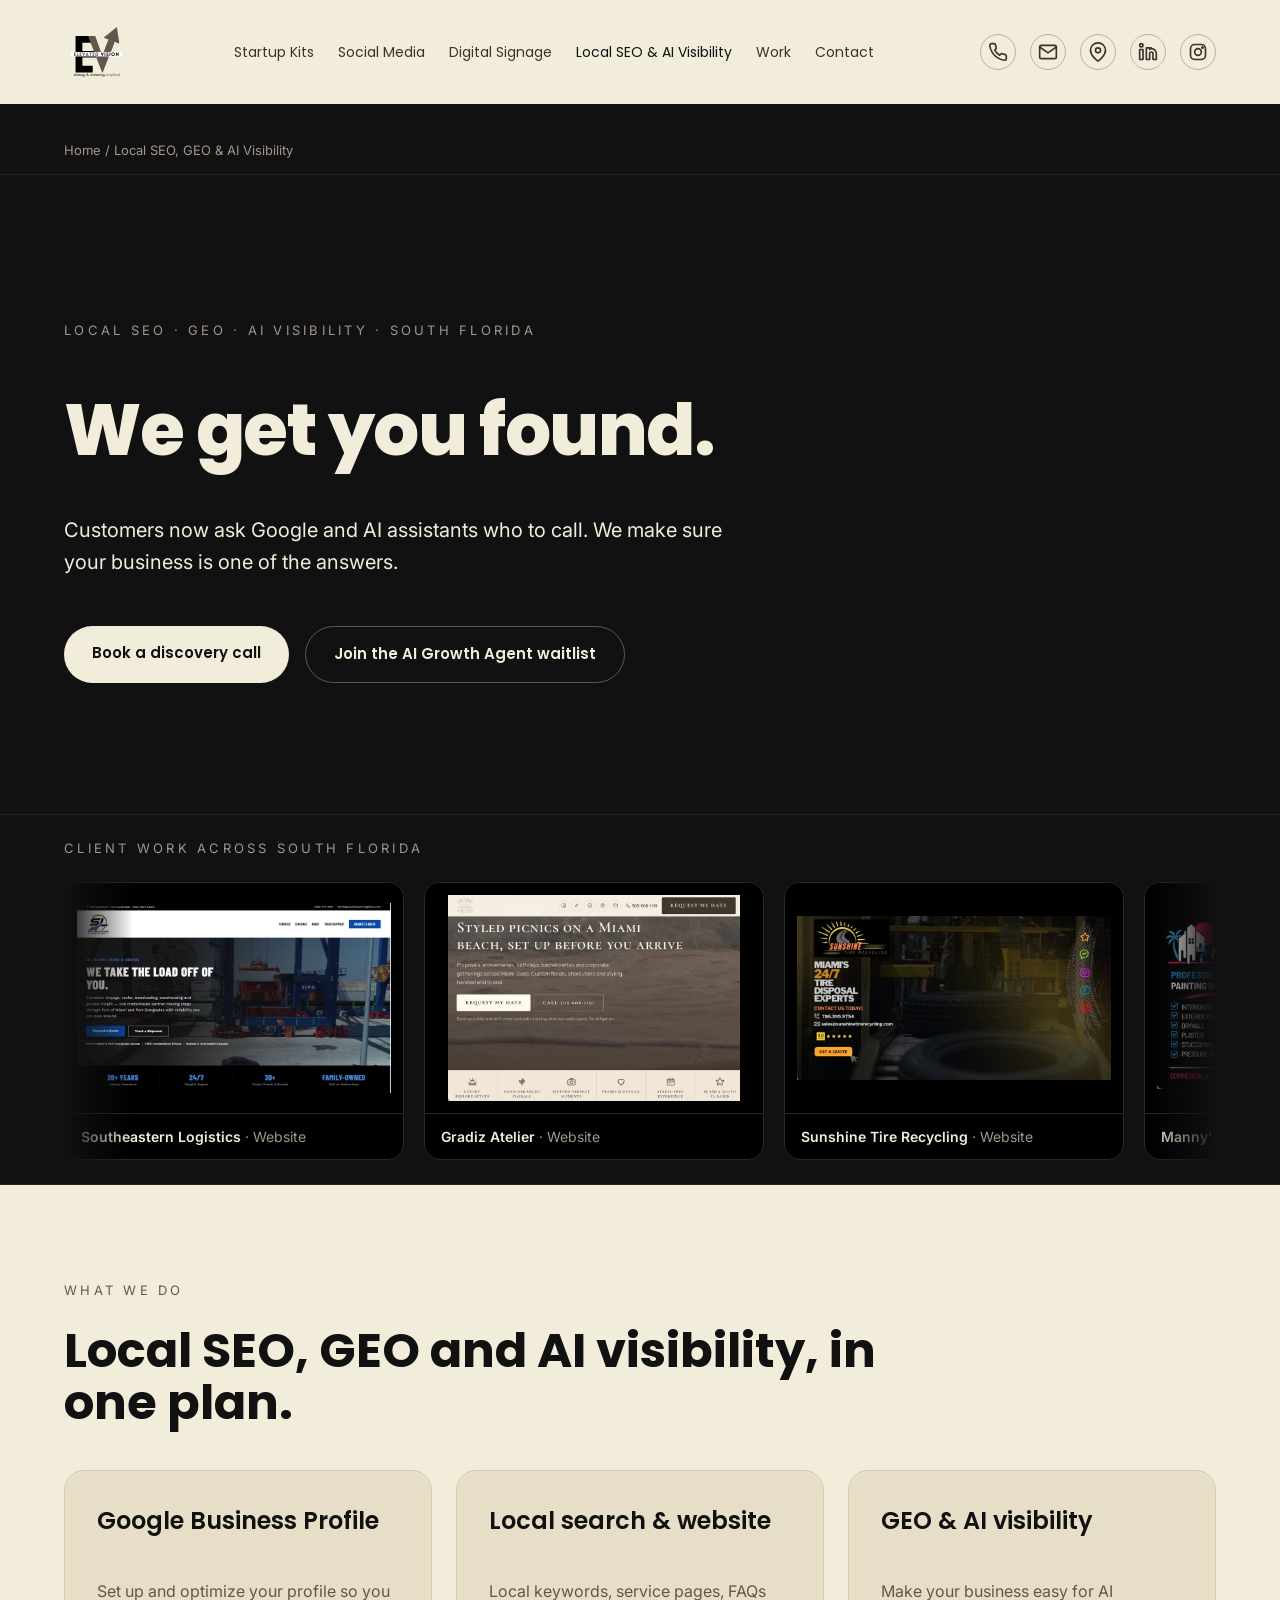
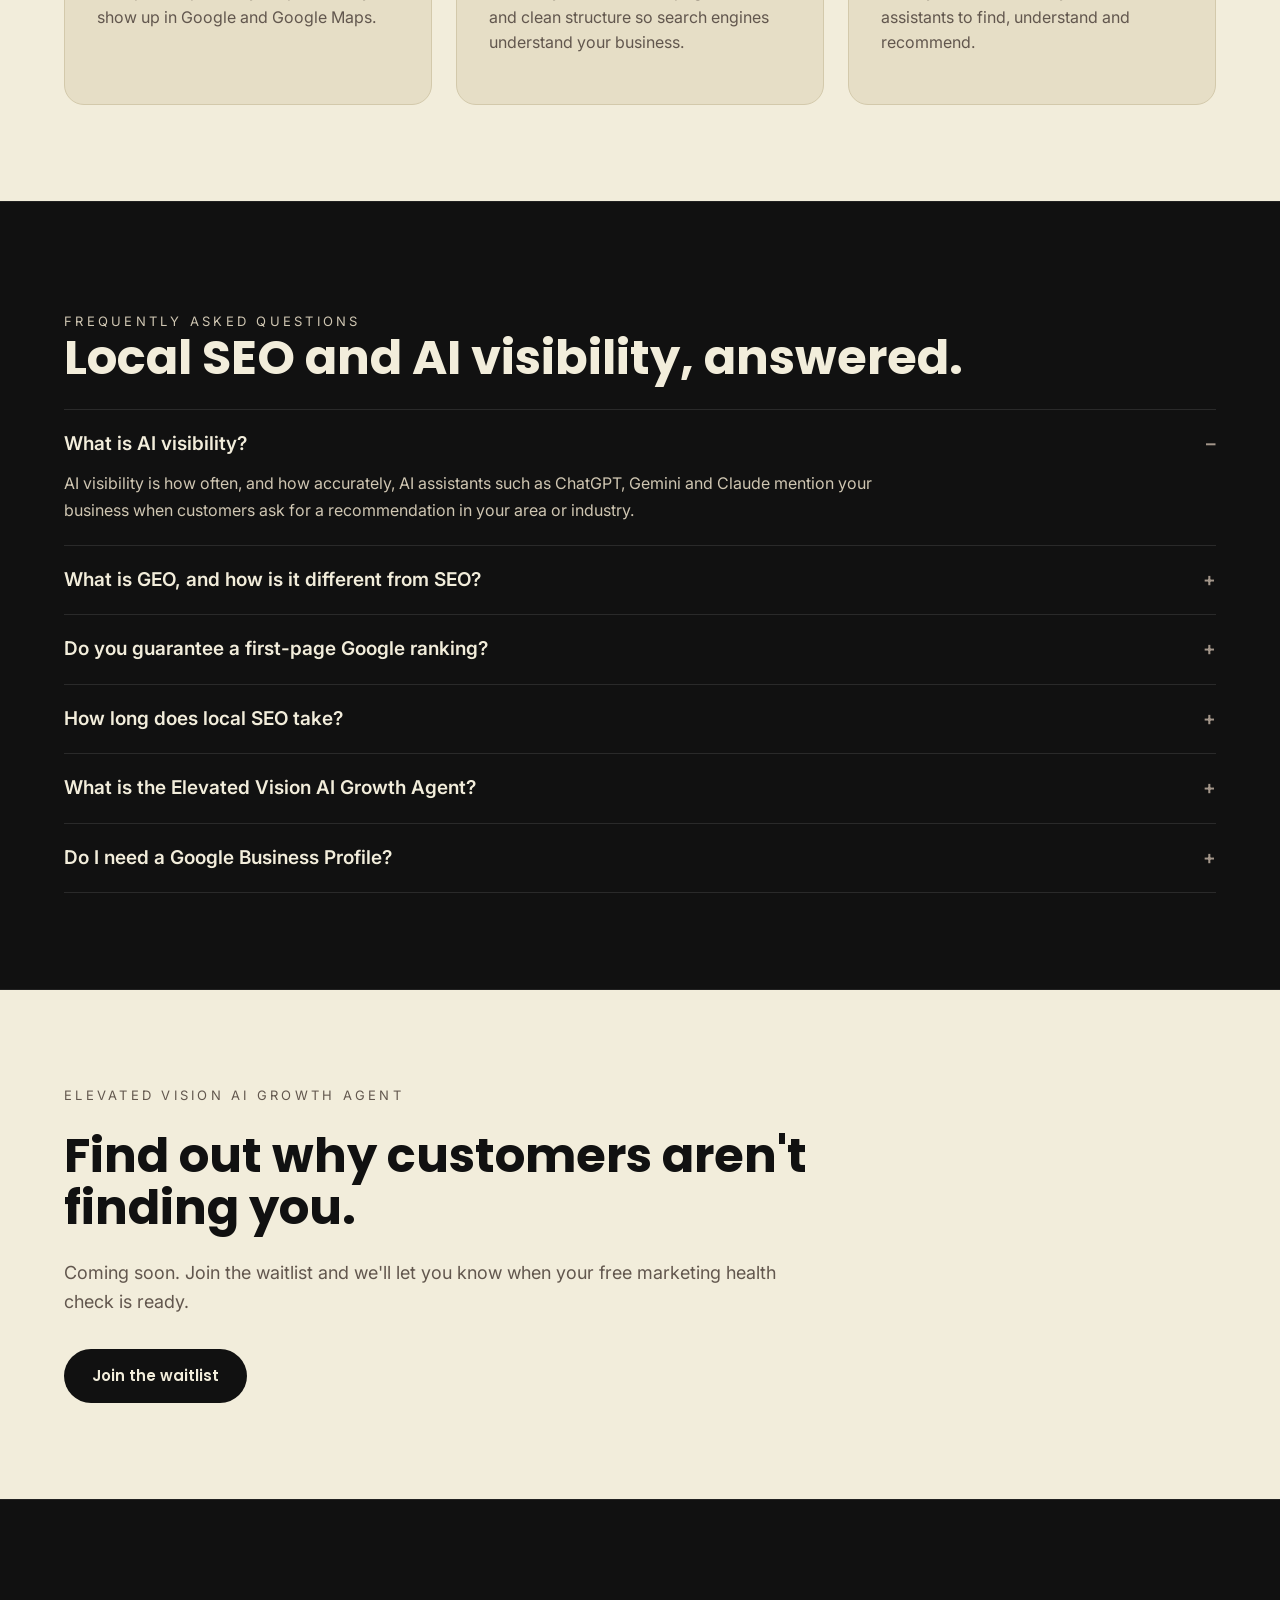
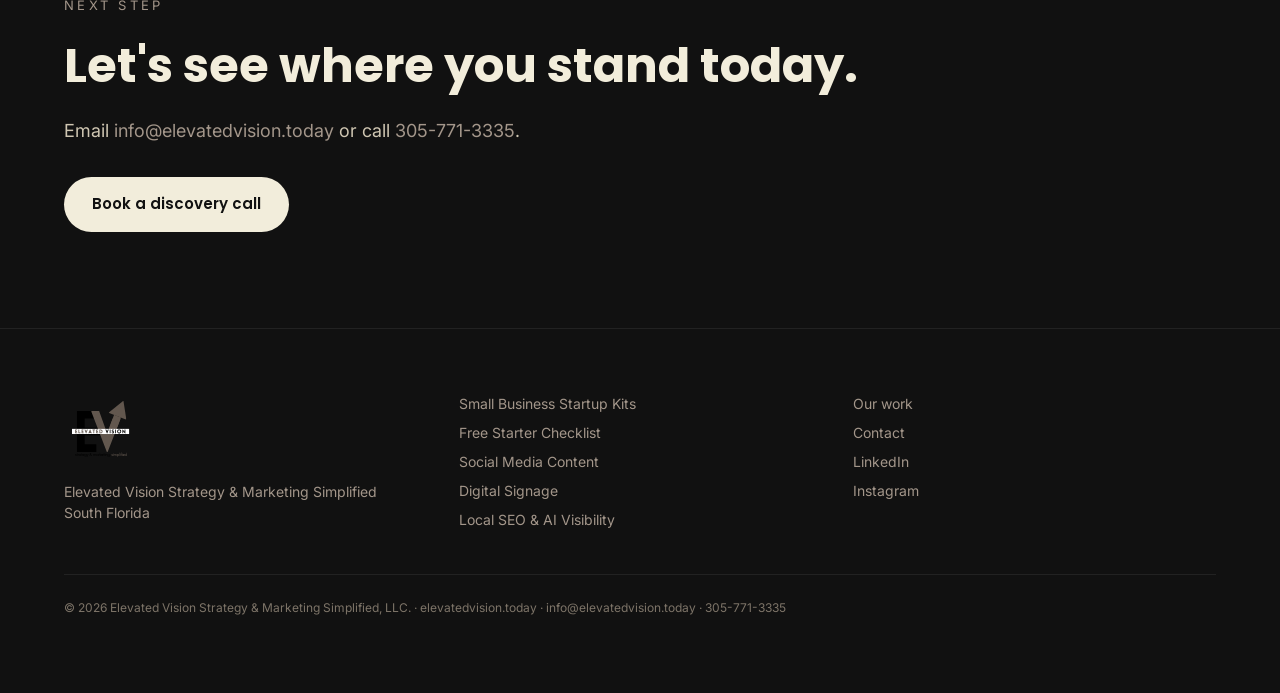
<file: services/local-seo-ai-visibility.html>
<!doctype html>
<html lang="en">
<head>
<meta charset="utf-8">
<meta name="viewport" content="width=device-width, initial-scale=1">
<title>Local SEO, GEO &amp; AI Visibility in South Florida | Elevated Vision</title>
<meta name="description" content="Local SEO, generative engine optimization (GEO) and AI visibility for South Florida businesses: Google Business Profile, local search, and the AI answers customers ask ChatGPT, Gemini and Claude.">
<link rel="canonical" href="https://elevatedvision.today/services/local-seo-ai-visibility.html">
<meta property="og:title" content="Local SEO, GEO &amp; AI Visibility | Elevated Vision">
<meta property="og:url" content="https://elevatedvision.today/services/local-seo-ai-visibility.html">
<meta property="og:image" content="https://elevatedvision.today/assets/og-image.png">
<meta name="twitter:card" content="summary_large_image">
<link rel="icon" href="../assets/logo/elevated-vision-logo.svg" type="image/svg+xml">
<link rel="apple-touch-icon" href="../assets/logo/elevated-vision-mark.png">
<link rel="preconnect" href="https://fonts.googleapis.com">
<link rel="preconnect" href="https://fonts.gstatic.com" crossorigin>
<link href="https://fonts.googleapis.com/css2?family=Poppins:wght@300;400;600;800&family=Inter:wght@400;500;600&display=swap" rel="stylesheet">
<link rel="stylesheet" href="../style.css?v=3">
<script type="application/ld+json">
{
  "@context": "https://schema.org",
  "@graph": [
    {
      "@type": "Service",
      "name": "Local SEO, GEO & AI Visibility",
      "serviceType": "Local search engine optimization, generative engine optimization and AI visibility",
      "provider": { "@type": "ProfessionalService", "name": "Elevated Vision Strategy & Marketing Simplified", "url": "https://elevatedvision.today/" },
      "areaServed": { "@type": "AdministrativeArea", "name": "South Florida" },
      "url": "https://elevatedvision.today/services/local-seo-ai-visibility.html",
      "description": "Local SEO, Google Business Profile setup, generative engine optimization and AI visibility for South Florida businesses, plus the Elevated Vision AI Growth Agent (coming soon)."
    },
    {
      "@type": "FAQPage",
      "mainEntity": [
        { "@type": "Question", "name": "What is AI visibility?", "acceptedAnswer": { "@type": "Answer", "text": "AI visibility is how often, and how accurately, AI assistants such as ChatGPT, Gemini and Claude mention your business when customers ask for a recommendation in your area or industry." } },
        { "@type": "Question", "name": "What is GEO, and how is it different from SEO?", "acceptedAnswer": { "@type": "Answer", "text": "Generative engine optimization (GEO) is the work of making your business easy for AI answer engines to find, understand and cite. Traditional SEO focuses on ranking in search results. GEO and AEO (answer engine optimization) focus on being named and cited in AI-generated answers. The two work together." } },
        { "@type": "Question", "name": "Do you guarantee a first-page Google ranking?", "acceptedAnswer": { "@type": "Answer", "text": "No one can guarantee a ranking, because Google and AI tools change their systems and results. We show you the measurable steps we take, track the results, and tell you honestly what is working." } },
        { "@type": "Question", "name": "How long does local SEO take?", "acceptedAnswer": { "@type": "Answer", "text": "Most local businesses see early movement within a few months of consistent work on their Google Business Profile, reviews, website content and local listings. Results vary by market and starting point." } },
        { "@type": "Question", "name": "What is the Elevated Vision AI Growth Agent?", "acceptedAnswer": { "@type": "Answer", "text": "The AI Growth Agent is our marketing health check for local businesses. It is coming soon. It returns a health score, SEO recommendations, a 30-day content plan and a directional look at whether AI assistants recommend your business. Join the waitlist to hear when it launches." } },
        { "@type": "Question", "name": "Do I need a Google Business Profile?", "acceptedAnswer": { "@type": "Answer", "text": "Yes. A verified Google Business Profile is one of the most important factors for showing up in local search and Google Maps. We set up and optimize yours as part of local SEO." } }
      ]
    }
  ]
}
</script>
</head>
<body>

<header class="nav">
  <a href="../index.html" aria-label="Elevated Vision home"><img src="../assets/logo/elevated-vision-logo.svg" alt="Elevated Vision, marketing &amp; strategy, simplified"></a>
  <nav class="nav-links" aria-label="Primary">
    <a href="startup-kits.html">Startup Kits</a>
    <a href="social-media-content.html">Social Media</a>
    <a href="digital-signage.html">Digital Signage</a>
    <a href="local-seo-ai-visibility.html" aria-current="page">Local SEO &amp; AI Visibility</a>
    <a href="../work.html">Work</a>
    <a href="../index.html#contact">Contact</a>
  </nav>
  <div class="nav-contact" aria-label="Contact Elevated Vision">
    <a href="tel:+13057713335" aria-label="Call us" title="Call us"><svg viewBox="0 0 24 24" width="20" height="20" fill="none" stroke="currentColor" stroke-width="2" stroke-linecap="round" stroke-linejoin="round" aria-hidden="true" focusable="false"><path d="M22 16.9v3a2 2 0 0 1-2.2 2 19.8 19.8 0 0 1-8.6-3.1 19.5 19.5 0 0 1-6-6A19.8 19.8 0 0 1 2.1 4.2 2 2 0 0 1 4.1 2h3a2 2 0 0 1 2 1.7c.1.9.4 1.8.7 2.7a2 2 0 0 1-.5 2.1L8 9.8a16 16 0 0 0 6 6l1.3-1.3a2 2 0 0 1 2.1-.4c.9.3 1.8.6 2.7.7a2 2 0 0 1 1.7 2z"/></svg></a>
    <a href="mailto:info@elevatedvision.today" aria-label="Email us" title="Email us"><svg viewBox="0 0 24 24" width="20" height="20" fill="none" stroke="currentColor" stroke-width="2" stroke-linecap="round" stroke-linejoin="round" aria-hidden="true" focusable="false"><rect x="2" y="4" width="20" height="16" rx="2"/><polyline points="22,6 12,13 2,6"/></svg></a>
    <a href="https://www.google.com/maps/place/Elevated+Vision+Strategy+%26+Marketing+Simplified/data=!4m2!3m1!1s0x0:0xafeffd93a2e6e98b?sa=X&amp;ved=1t:2428&amp;ictx=111" aria-label="Google Business Profile" title="Google Business Profile" target="_blank" rel="noopener"><svg viewBox="0 0 24 24" width="20" height="20" fill="none" stroke="currentColor" stroke-width="2" stroke-linecap="round" stroke-linejoin="round" aria-hidden="true" focusable="false"><path d="M21 10c0 7-9 13-9 13S3 17 3 10a9 9 0 0 1 18 0z"/><circle cx="12" cy="10" r="3"/></svg></a>
    <a href="https://www.linkedin.com/company/elevated-vision-sms" aria-label="LinkedIn" title="LinkedIn" target="_blank" rel="noopener"><svg viewBox="0 0 24 24" width="20" height="20" fill="none" stroke="currentColor" stroke-width="2" stroke-linecap="round" stroke-linejoin="round" aria-hidden="true" focusable="false"><path d="M16 8a6 6 0 0 1 6 6v7h-4v-7a2 2 0 0 0-4 0v7h-4v-14h4v2a4 4 0 0 1 2-2z"/><rect x="2" y="9" width="4" height="12"/><circle cx="4" cy="4" r="2"/></svg></a>
    <a href="https://www.instagram.com/ElevatedVisionSMS" aria-label="Instagram" title="Instagram" target="_blank" rel="noopener"><svg viewBox="0 0 24 24" width="20" height="20" fill="none" stroke="currentColor" stroke-width="2" stroke-linecap="round" stroke-linejoin="round" aria-hidden="true" focusable="false"><rect x="3" y="3" width="18" height="18" rx="5"/><circle cx="12" cy="12" r="4"/><circle cx="17.5" cy="6.5" r="0.8" fill="currentColor"/></svg></a>
  </div>
</header>

<p class="crumbs"><a href="../index.html">Home</a> / Local SEO, GEO &amp; AI Visibility</p>

<main>
  <div class="hero">
    <p class="eyebrow">Local SEO · GEO · AI Visibility · South Florida</p>
    <h1>We get you found.</h1>
    <p class="lead">Customers now ask Google and AI assistants who to call. We make sure your business is one of the answers.</p>
    <div class="pills">
      <a class="btn btn-primary" href="../index.html#contact">Book a discovery call</a>
      <a class="btn btn-ghost" href="#agent">Join the AI Growth Agent waitlist</a>
    </div>
  </div>

  <section class="carousel-band" aria-label="Client work">
    <p class="eyebrow">Client work across South Florida</p>
    <div class="carousel-viewport"><div class="carousel-track"><figure class="carousel-slide"><img src="../assets/work/southeastern-logistics.png" alt="Southeastern Logistics website" loading="lazy"><figcaption><strong>Southeastern Logistics</strong> · Website</figcaption></figure><figure class="carousel-slide"><img src="../assets/work/gradiz-atelier.png" alt="Gradiz Atelier website" loading="lazy"><figcaption><strong>Gradiz Atelier</strong> · Website</figcaption></figure><figure class="carousel-slide"><img src="../assets/work/sunshine-tire-recycling.png" alt="Sunshine Tire Recycling website" loading="lazy"><figcaption><strong>Sunshine Tire Recycling</strong> · Website</figcaption></figure><figure class="carousel-slide"><img src="../assets/work/mannys-painting.png" alt="Manny's Painting &amp; More business card" loading="lazy"><figcaption><strong>Manny's Painting &amp; More</strong> · Business card</figcaption></figure><figure class="carousel-slide"><img src="../assets/work/wood-dr.png" alt="The Wood Dr website" loading="lazy"><figcaption><strong>The Wood Dr</strong> · Website</figcaption></figure><figure class="carousel-slide"><img src="../assets/work/miami-fresh-cleaning.png" alt="Miami Fresh Cleaning Solutions website" loading="lazy"><figcaption><strong>Miami Fresh Cleaning Solutions</strong> · Website</figcaption></figure><figure class="carousel-slide" aria-hidden="true" tabindex="-1"><img src="../assets/work/southeastern-logistics.png" alt="" loading="lazy"><figcaption><strong>Southeastern Logistics</strong> · Website</figcaption></figure><figure class="carousel-slide" aria-hidden="true" tabindex="-1"><img src="../assets/work/gradiz-atelier.png" alt="" loading="lazy"><figcaption><strong>Gradiz Atelier</strong> · Website</figcaption></figure><figure class="carousel-slide" aria-hidden="true" tabindex="-1"><img src="../assets/work/sunshine-tire-recycling.png" alt="" loading="lazy"><figcaption><strong>Sunshine Tire Recycling</strong> · Website</figcaption></figure><figure class="carousel-slide" aria-hidden="true" tabindex="-1"><img src="../assets/work/mannys-painting.png" alt="" loading="lazy"><figcaption><strong>Manny's Painting &amp; More</strong> · Business card</figcaption></figure><figure class="carousel-slide" aria-hidden="true" tabindex="-1"><img src="../assets/work/wood-dr.png" alt="" loading="lazy"><figcaption><strong>The Wood Dr</strong> · Website</figcaption></figure><figure class="carousel-slide" aria-hidden="true" tabindex="-1"><img src="../assets/work/miami-fresh-cleaning.png" alt="" loading="lazy"><figcaption><strong>Miami Fresh Cleaning Solutions</strong> · Website</figcaption></figure></div></div>
  </section>
  <section class="light">
    <p class="eyebrow">What we do</p>
    <h2>Local SEO, GEO and AI visibility, in one plan.</h2>
    <div class="grid3" style="margin-top:40px">
      <article class="card"><h3>Google Business Profile</h3><p class="muted">Set up and optimize your profile so you show up in Google and Google Maps.</p></article>
      <article class="card"><h3>Local search &amp; website</h3><p class="muted">Local keywords, service pages, FAQs and clean structure so search engines understand your business.</p></article>
      <article class="card"><h3>GEO &amp; AI visibility</h3><p class="muted">Make your business easy for AI assistants to find, understand and recommend.</p></article>
    </div>
  </section>

  <section class="faq">
    <p class="eyebrow">Frequently asked questions</p>
    <h2>Local SEO and AI visibility, answered.</h2>
    <details open><summary>What is AI visibility?</summary><p>AI visibility is how often, and how accurately, AI assistants such as ChatGPT, Gemini and Claude mention your business when customers ask for a recommendation in your area or industry.</p></details>
    <details><summary>What is GEO, and how is it different from SEO?</summary><p>Generative engine optimization (GEO) is the work of making your business easy for AI answer engines to find, understand and cite. Traditional SEO focuses on ranking in search results. GEO and AEO (answer engine optimization) focus on being named and cited in AI-generated answers. The two work together.</p></details>
    <details><summary>Do you guarantee a first-page Google ranking?</summary><p>No one can guarantee a ranking, because Google and AI tools change their systems and results. We show you the measurable steps we take, track the results, and tell you honestly what is working.</p></details>
    <details><summary>How long does local SEO take?</summary><p>Most local businesses see early movement within a few months of consistent work on their Google Business Profile, reviews, website content and local listings. Results vary by market and starting point.</p></details>
    <details><summary>What is the Elevated Vision AI Growth Agent?</summary><p>The AI Growth Agent is our marketing health check for local businesses. It is coming soon. It returns a health score, SEO recommendations, a 30-day content plan and a directional look at whether AI assistants recommend your business. Join the waitlist to hear when it launches.</p></details>
    <details><summary>Do I need a Google Business Profile?</summary><p>Yes. A verified Google Business Profile is one of the most important factors for showing up in local search and Google Maps. We set up and optimize yours as part of local SEO.</p></details>
  </section>

  <section id="agent" class="light">
    <p class="eyebrow">Elevated Vision AI Growth Agent</p>
    <h2>Find out why customers aren't finding you.</h2>
    <p class="muted" style="font-size:18px;max-width:720px;margin:0 0 32px">Coming soon. Join the waitlist and we'll let you know when your free marketing health check is ready.</p>
    <a class="btn btn-primary" href="../index.html#signup">Join the waitlist</a>
  </section>

  <section>
    <p class="eyebrow">Next step</p>
    <h2>Let's see where you stand today.</h2>
    <p class="muted" style="font-size:18px;max-width:640px;margin:0 0 32px">Email <a href="mailto:info@elevatedvision.today">info@elevatedvision.today</a> or call <a href="tel:+13057713335">305-771-3335</a>.</p>
    <a class="btn btn-primary" href="../index.html#contact">Book a discovery call</a>
  </section>
</main>

<footer class="footer">
  <div><img src="../assets/logo/elevated-vision-logo.svg" alt="Elevated Vision" style="height:72px;width:auto;margin-bottom:16px"><div>Elevated Vision Strategy &amp; Marketing Simplified<br>South Florida</div></div>
  <ul><li><a href="startup-kits.html">Small Business Startup Kits</a></li><li><a href="../starter-checklist.html">Free Starter Checklist</a></li><li><a href="social-media-content.html">Social Media Content</a></li><li><a href="digital-signage.html">Digital Signage</a></li><li><a href="local-seo-ai-visibility.html">Local SEO &amp; AI Visibility</a></li></ul>
  <ul><li><a href="../work.html">Our work</a></li><li><a href="../index.html#contact">Contact</a></li><li><a href="https://www.linkedin.com/company/elevated-vision-sms" target="_blank" rel="noopener">LinkedIn</a></li><li><a href="https://www.instagram.com/ElevatedVisionSMS" target="_blank" rel="noopener">Instagram</a></li></ul>
  <p class="legal">© 2026 Elevated Vision Strategy &amp; Marketing Simplified, LLC. · elevatedvision.today · info@elevatedvision.today · 305-771-3335</p>
</footer>

</body>
</html>
</file>
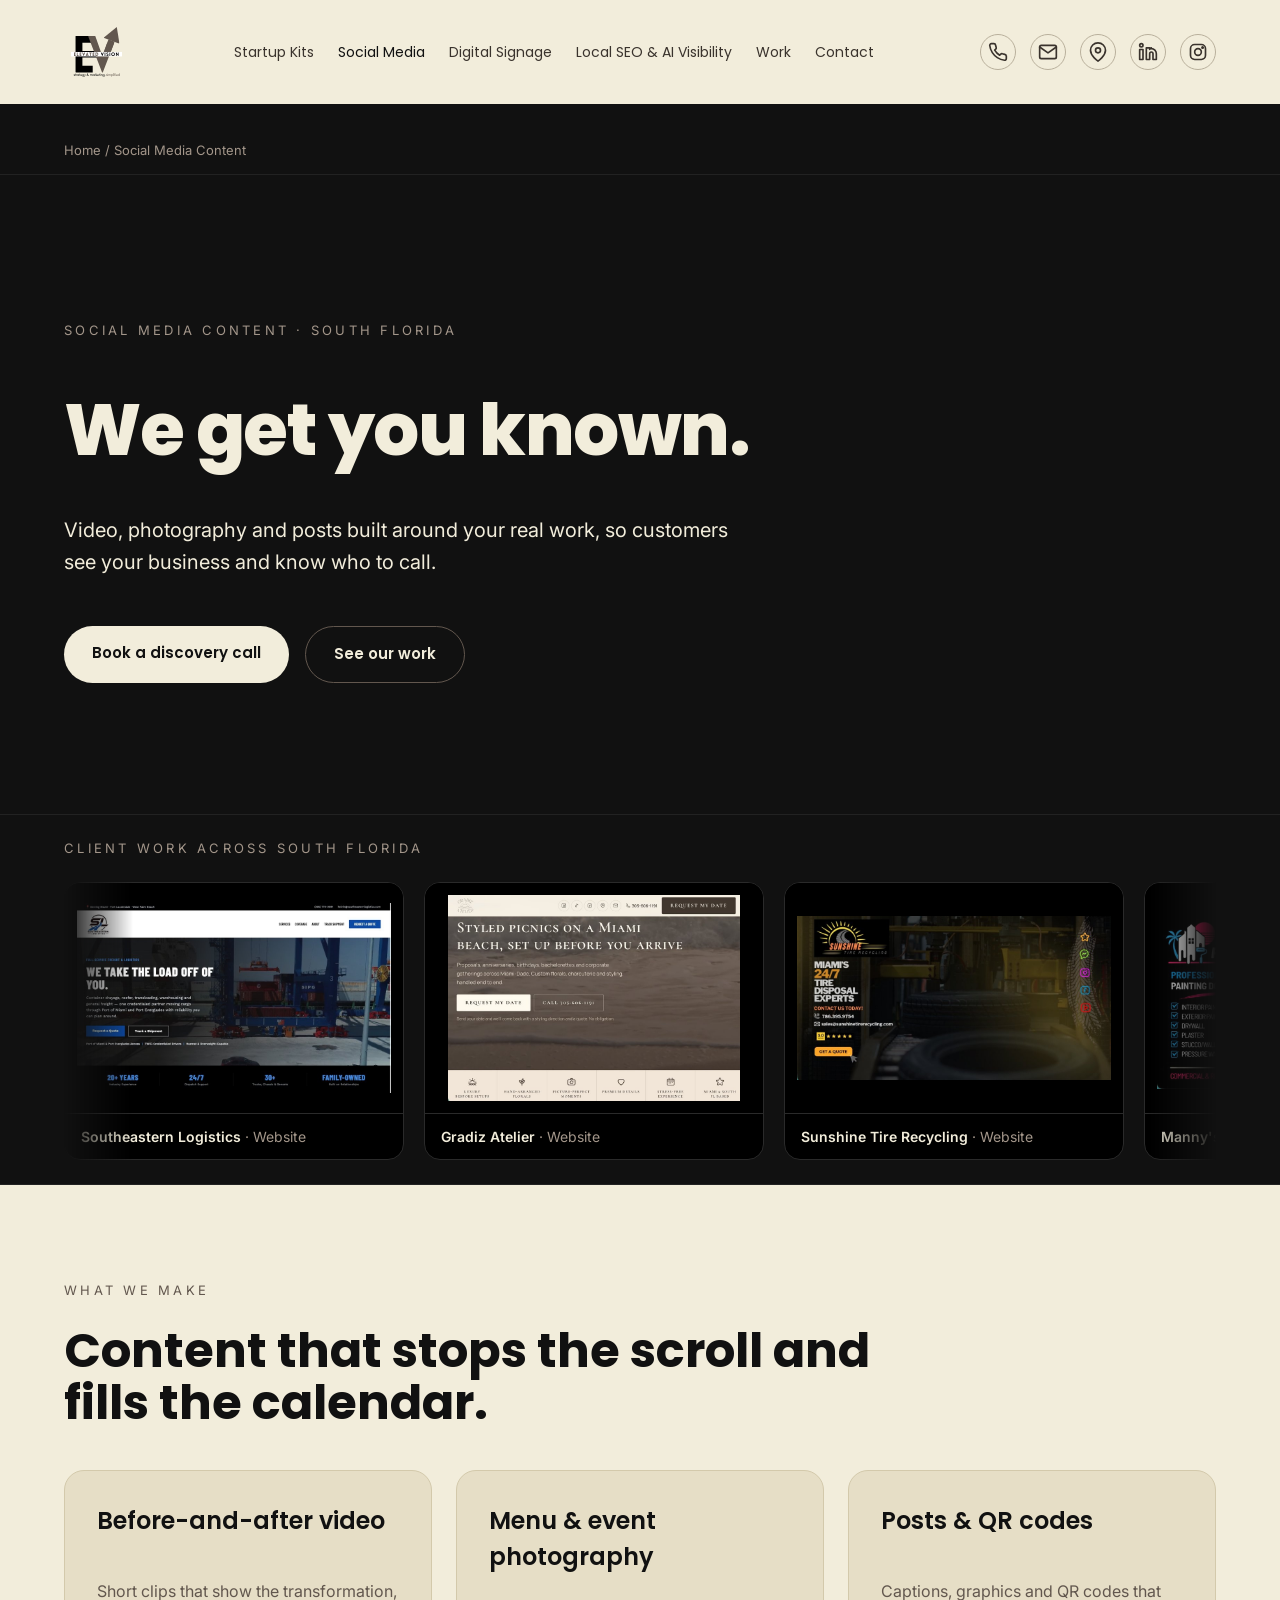
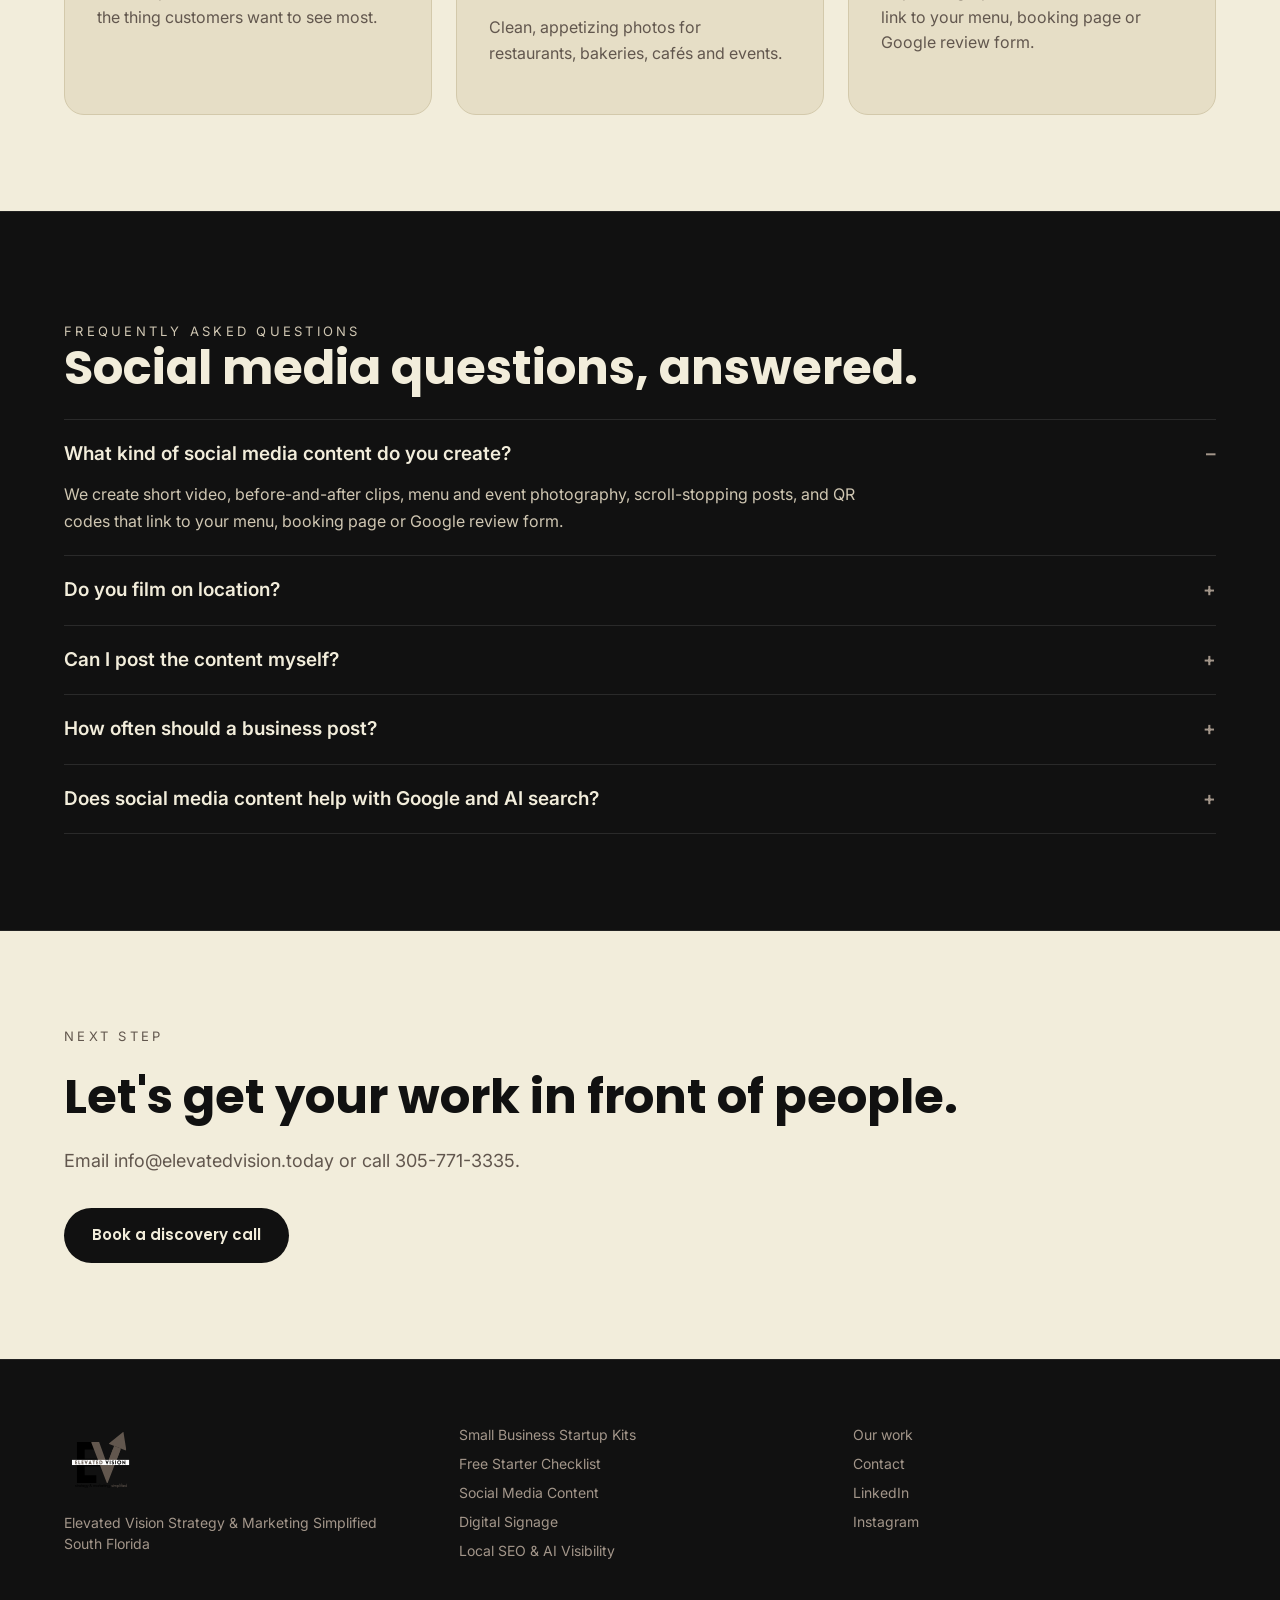
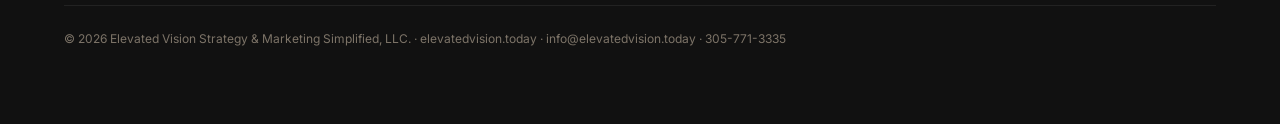
<file: services/social-media-content.html>
<!doctype html>
<html lang="en">
<head>
<meta charset="utf-8">
<meta name="viewport" content="width=device-width, initial-scale=1">
<title>Social Media Content for South Florida Businesses | Elevated Vision</title>
<meta name="description" content="Social media content for South Florida businesses: before-and-after video, menu and event photography, scroll-stopping posts and QR codes that keep customers watching and coming back.">
<link rel="canonical" href="https://elevatedvision.today/services/social-media-content.html">
<meta property="og:title" content="Social Media Content | Elevated Vision">
<meta property="og:url" content="https://elevatedvision.today/services/social-media-content.html">
<meta property="og:image" content="https://elevatedvision.today/assets/og-image.png">
<meta name="twitter:card" content="summary_large_image">
<link rel="icon" href="../assets/logo/elevated-vision-logo.svg" type="image/svg+xml">
<link rel="apple-touch-icon" href="../assets/logo/elevated-vision-mark.png">
<link rel="preconnect" href="https://fonts.googleapis.com">
<link rel="preconnect" href="https://fonts.gstatic.com" crossorigin>
<link href="https://fonts.googleapis.com/css2?family=Poppins:wght@300;400;600;800&family=Inter:wght@400;500;600&display=swap" rel="stylesheet">
<link rel="stylesheet" href="../style.css?v=3">
<script type="application/ld+json">
{
  "@context": "https://schema.org",
  "@graph": [
    {
      "@type": "Service",
      "name": "Social Media Content",
      "serviceType": "Social media marketing and content creation",
      "provider": { "@type": "ProfessionalService", "name": "Elevated Vision Strategy & Marketing Simplified", "url": "https://elevatedvision.today/" },
      "areaServed": { "@type": "AdministrativeArea", "name": "South Florida" },
      "url": "https://elevatedvision.today/services/social-media-content.html",
      "description": "Video, photography, posts and QR codes for South Florida businesses, managed by Elevated Vision or built for the owner to post themselves."
    },
    {
      "@type": "FAQPage",
      "mainEntity": [
        { "@type": "Question", "name": "What kind of social media content do you create?", "acceptedAnswer": { "@type": "Answer", "text": "We create short video, before-and-after clips, menu and event photography, scroll-stopping posts, and QR codes that link to your menu, booking page or Google review form." } },
        { "@type": "Question", "name": "Do you film on location?", "acceptedAnswer": { "@type": "Answer", "text": "Yes. We shoot at your business, whether that is a kitchen, a jobsite, a showroom or a storefront, so the content shows your real work." } },
        { "@type": "Question", "name": "Can I post the content myself?", "acceptedAnswer": { "@type": "Answer", "text": "Yes. The Elevate package can be fully managed by us, or built for you to run on your own. We hand over the content, captions and a posting calendar either way." } },
        { "@type": "Question", "name": "How often should a business post?", "acceptedAnswer": { "@type": "Answer", "text": "Consistency matters more than volume. We recommend a steady weekly rhythm that you can keep up, and we set it up around your time and goals." } },
        { "@type": "Question", "name": "Does social media content help with Google and AI search?", "acceptedAnswer": { "@type": "Answer", "text": "Social content does not replace local SEO, but it builds the reviews, mentions and recent activity that make your business look active and trustworthy to both people and search tools." } }
      ]
    }
  ]
}
</script>
</head>
<body>

<header class="nav">
  <a href="../index.html" aria-label="Elevated Vision home"><img src="../assets/logo/elevated-vision-logo.svg" alt="Elevated Vision, marketing &amp; strategy, simplified"></a>
  <nav class="nav-links" aria-label="Primary">
    <a href="startup-kits.html">Startup Kits</a>
    <a href="social-media-content.html" aria-current="page">Social Media</a>
    <a href="digital-signage.html">Digital Signage</a>
    <a href="local-seo-ai-visibility.html">Local SEO &amp; AI Visibility</a>
    <a href="../work.html">Work</a>
    <a href="../index.html#contact">Contact</a>
  </nav>
  <div class="nav-contact" aria-label="Contact Elevated Vision">
    <a href="tel:+13057713335" aria-label="Call us" title="Call us"><svg viewBox="0 0 24 24" width="20" height="20" fill="none" stroke="currentColor" stroke-width="2" stroke-linecap="round" stroke-linejoin="round" aria-hidden="true" focusable="false"><path d="M22 16.9v3a2 2 0 0 1-2.2 2 19.8 19.8 0 0 1-8.6-3.1 19.5 19.5 0 0 1-6-6A19.8 19.8 0 0 1 2.1 4.2 2 2 0 0 1 4.1 2h3a2 2 0 0 1 2 1.7c.1.9.4 1.8.7 2.7a2 2 0 0 1-.5 2.1L8 9.8a16 16 0 0 0 6 6l1.3-1.3a2 2 0 0 1 2.1-.4c.9.3 1.8.6 2.7.7a2 2 0 0 1 1.7 2z"/></svg></a>
    <a href="mailto:info@elevatedvision.today" aria-label="Email us" title="Email us"><svg viewBox="0 0 24 24" width="20" height="20" fill="none" stroke="currentColor" stroke-width="2" stroke-linecap="round" stroke-linejoin="round" aria-hidden="true" focusable="false"><rect x="2" y="4" width="20" height="16" rx="2"/><polyline points="22,6 12,13 2,6"/></svg></a>
    <a href="https://www.google.com/maps/place/Elevated+Vision+Strategy+%26+Marketing+Simplified/data=!4m2!3m1!1s0x0:0xafeffd93a2e6e98b?sa=X&amp;ved=1t:2428&amp;ictx=111" aria-label="Google Business Profile" title="Google Business Profile" target="_blank" rel="noopener"><svg viewBox="0 0 24 24" width="20" height="20" fill="none" stroke="currentColor" stroke-width="2" stroke-linecap="round" stroke-linejoin="round" aria-hidden="true" focusable="false"><path d="M21 10c0 7-9 13-9 13S3 17 3 10a9 9 0 0 1 18 0z"/><circle cx="12" cy="10" r="3"/></svg></a>
    <a href="https://www.linkedin.com/company/elevated-vision-sms" aria-label="LinkedIn" title="LinkedIn" target="_blank" rel="noopener"><svg viewBox="0 0 24 24" width="20" height="20" fill="none" stroke="currentColor" stroke-width="2" stroke-linecap="round" stroke-linejoin="round" aria-hidden="true" focusable="false"><path d="M16 8a6 6 0 0 1 6 6v7h-4v-7a2 2 0 0 0-4 0v7h-4v-14h4v2a4 4 0 0 1 2-2z"/><rect x="2" y="9" width="4" height="12"/><circle cx="4" cy="4" r="2"/></svg></a>
    <a href="https://www.instagram.com/ElevatedVisionSMS" aria-label="Instagram" title="Instagram" target="_blank" rel="noopener"><svg viewBox="0 0 24 24" width="20" height="20" fill="none" stroke="currentColor" stroke-width="2" stroke-linecap="round" stroke-linejoin="round" aria-hidden="true" focusable="false"><rect x="3" y="3" width="18" height="18" rx="5"/><circle cx="12" cy="12" r="4"/><circle cx="17.5" cy="6.5" r="0.8" fill="currentColor"/></svg></a>
  </div>
</header>

<p class="crumbs"><a href="../index.html">Home</a> / Social Media Content</p>

<main>
  <div class="hero">
    <p class="eyebrow">Social Media Content · South Florida</p>
    <h1>We get you known.</h1>
    <p class="lead">Video, photography and posts built around your real work, so customers see your business and know who to call.</p>
    <div class="pills">
      <a class="btn btn-primary" href="../index.html#contact">Book a discovery call</a>
      <a class="btn btn-ghost" href="../work.html">See our work</a>
    </div>
  </div>

  <section class="carousel-band" aria-label="Client work">
    <p class="eyebrow">Client work across South Florida</p>
    <div class="carousel-viewport"><div class="carousel-track"><figure class="carousel-slide"><img src="../assets/work/southeastern-logistics.png" alt="Southeastern Logistics website" loading="lazy"><figcaption><strong>Southeastern Logistics</strong> · Website</figcaption></figure><figure class="carousel-slide"><img src="../assets/work/gradiz-atelier.png" alt="Gradiz Atelier website" loading="lazy"><figcaption><strong>Gradiz Atelier</strong> · Website</figcaption></figure><figure class="carousel-slide"><img src="../assets/work/sunshine-tire-recycling.png" alt="Sunshine Tire Recycling website" loading="lazy"><figcaption><strong>Sunshine Tire Recycling</strong> · Website</figcaption></figure><figure class="carousel-slide"><img src="../assets/work/mannys-painting.png" alt="Manny's Painting &amp; More business card" loading="lazy"><figcaption><strong>Manny's Painting &amp; More</strong> · Business card</figcaption></figure><figure class="carousel-slide"><img src="../assets/work/wood-dr.png" alt="The Wood Dr website" loading="lazy"><figcaption><strong>The Wood Dr</strong> · Website</figcaption></figure><figure class="carousel-slide"><img src="../assets/work/miami-fresh-cleaning.png" alt="Miami Fresh Cleaning Solutions website" loading="lazy"><figcaption><strong>Miami Fresh Cleaning Solutions</strong> · Website</figcaption></figure><figure class="carousel-slide" aria-hidden="true" tabindex="-1"><img src="../assets/work/southeastern-logistics.png" alt="" loading="lazy"><figcaption><strong>Southeastern Logistics</strong> · Website</figcaption></figure><figure class="carousel-slide" aria-hidden="true" tabindex="-1"><img src="../assets/work/gradiz-atelier.png" alt="" loading="lazy"><figcaption><strong>Gradiz Atelier</strong> · Website</figcaption></figure><figure class="carousel-slide" aria-hidden="true" tabindex="-1"><img src="../assets/work/sunshine-tire-recycling.png" alt="" loading="lazy"><figcaption><strong>Sunshine Tire Recycling</strong> · Website</figcaption></figure><figure class="carousel-slide" aria-hidden="true" tabindex="-1"><img src="../assets/work/mannys-painting.png" alt="" loading="lazy"><figcaption><strong>Manny's Painting &amp; More</strong> · Business card</figcaption></figure><figure class="carousel-slide" aria-hidden="true" tabindex="-1"><img src="../assets/work/wood-dr.png" alt="" loading="lazy"><figcaption><strong>The Wood Dr</strong> · Website</figcaption></figure><figure class="carousel-slide" aria-hidden="true" tabindex="-1"><img src="../assets/work/miami-fresh-cleaning.png" alt="" loading="lazy"><figcaption><strong>Miami Fresh Cleaning Solutions</strong> · Website</figcaption></figure></div></div>
  </section>
  <section class="light">
    <p class="eyebrow">What we make</p>
    <h2>Content that stops the scroll and fills the calendar.</h2>
    <div class="grid3" style="margin-top:40px">
      <article class="card"><h3>Before-and-after video</h3><p class="muted">Short clips that show the transformation, the thing customers want to see most.</p></article>
      <article class="card"><h3>Menu &amp; event photography</h3><p class="muted">Clean, appetizing photos for restaurants, bakeries, cafés and events.</p></article>
      <article class="card"><h3>Posts &amp; QR codes</h3><p class="muted">Captions, graphics and QR codes that link to your menu, booking page or Google review form.</p></article>
    </div>
  </section>

  <section class="faq">
    <p class="eyebrow">Frequently asked questions</p>
    <h2>Social media questions, answered.</h2>
    <details open><summary>What kind of social media content do you create?</summary><p>We create short video, before-and-after clips, menu and event photography, scroll-stopping posts, and QR codes that link to your menu, booking page or Google review form.</p></details>
    <details><summary>Do you film on location?</summary><p>Yes. We shoot at your business, whether that is a kitchen, a jobsite, a showroom or a storefront, so the content shows your real work.</p></details>
    <details><summary>Can I post the content myself?</summary><p>Yes. The Elevate package can be fully managed by us, or built for you to run on your own. We hand over the content, captions and a posting calendar either way.</p></details>
    <details><summary>How often should a business post?</summary><p>Consistency matters more than volume. We recommend a steady weekly rhythm that you can keep up, and we set it up around your time and goals.</p></details>
    <details><summary>Does social media content help with Google and AI search?</summary><p>Social content does not replace local SEO, but it builds the reviews, mentions and recent activity that make your business look active and trustworthy to both people and search tools.</p></details>
  </section>

  <section class="light">
    <p class="eyebrow">Next step</p>
    <h2>Let's get your work in front of people.</h2>
    <p class="muted" style="font-size:18px;max-width:640px;margin:0 0 32px">Email <a href="mailto:info@elevatedvision.today">info@elevatedvision.today</a> or call <a href="tel:+13057713335">305-771-3335</a>.</p>
    <a class="btn btn-primary" href="../index.html#contact">Book a discovery call</a>
  </section>
</main>

<footer class="footer">
  <div><img src="../assets/logo/elevated-vision-logo.svg" alt="Elevated Vision" style="height:72px;width:auto;margin-bottom:16px"><div>Elevated Vision Strategy &amp; Marketing Simplified<br>South Florida</div></div>
  <ul><li><a href="startup-kits.html">Small Business Startup Kits</a></li><li><a href="../starter-checklist.html">Free Starter Checklist</a></li><li><a href="social-media-content.html">Social Media Content</a></li><li><a href="digital-signage.html">Digital Signage</a></li><li><a href="local-seo-ai-visibility.html">Local SEO &amp; AI Visibility</a></li></ul>
  <ul><li><a href="../work.html">Our work</a></li><li><a href="../index.html#contact">Contact</a></li><li><a href="https://www.linkedin.com/company/elevated-vision-sms" target="_blank" rel="noopener">LinkedIn</a></li><li><a href="https://www.instagram.com/ElevatedVisionSMS" target="_blank" rel="noopener">Instagram</a></li></ul>
  <p class="legal">© 2026 Elevated Vision Strategy &amp; Marketing Simplified, LLC. · elevatedvision.today · info@elevatedvision.today · 305-771-3335</p>
</footer>

</body>
</html>
</file>
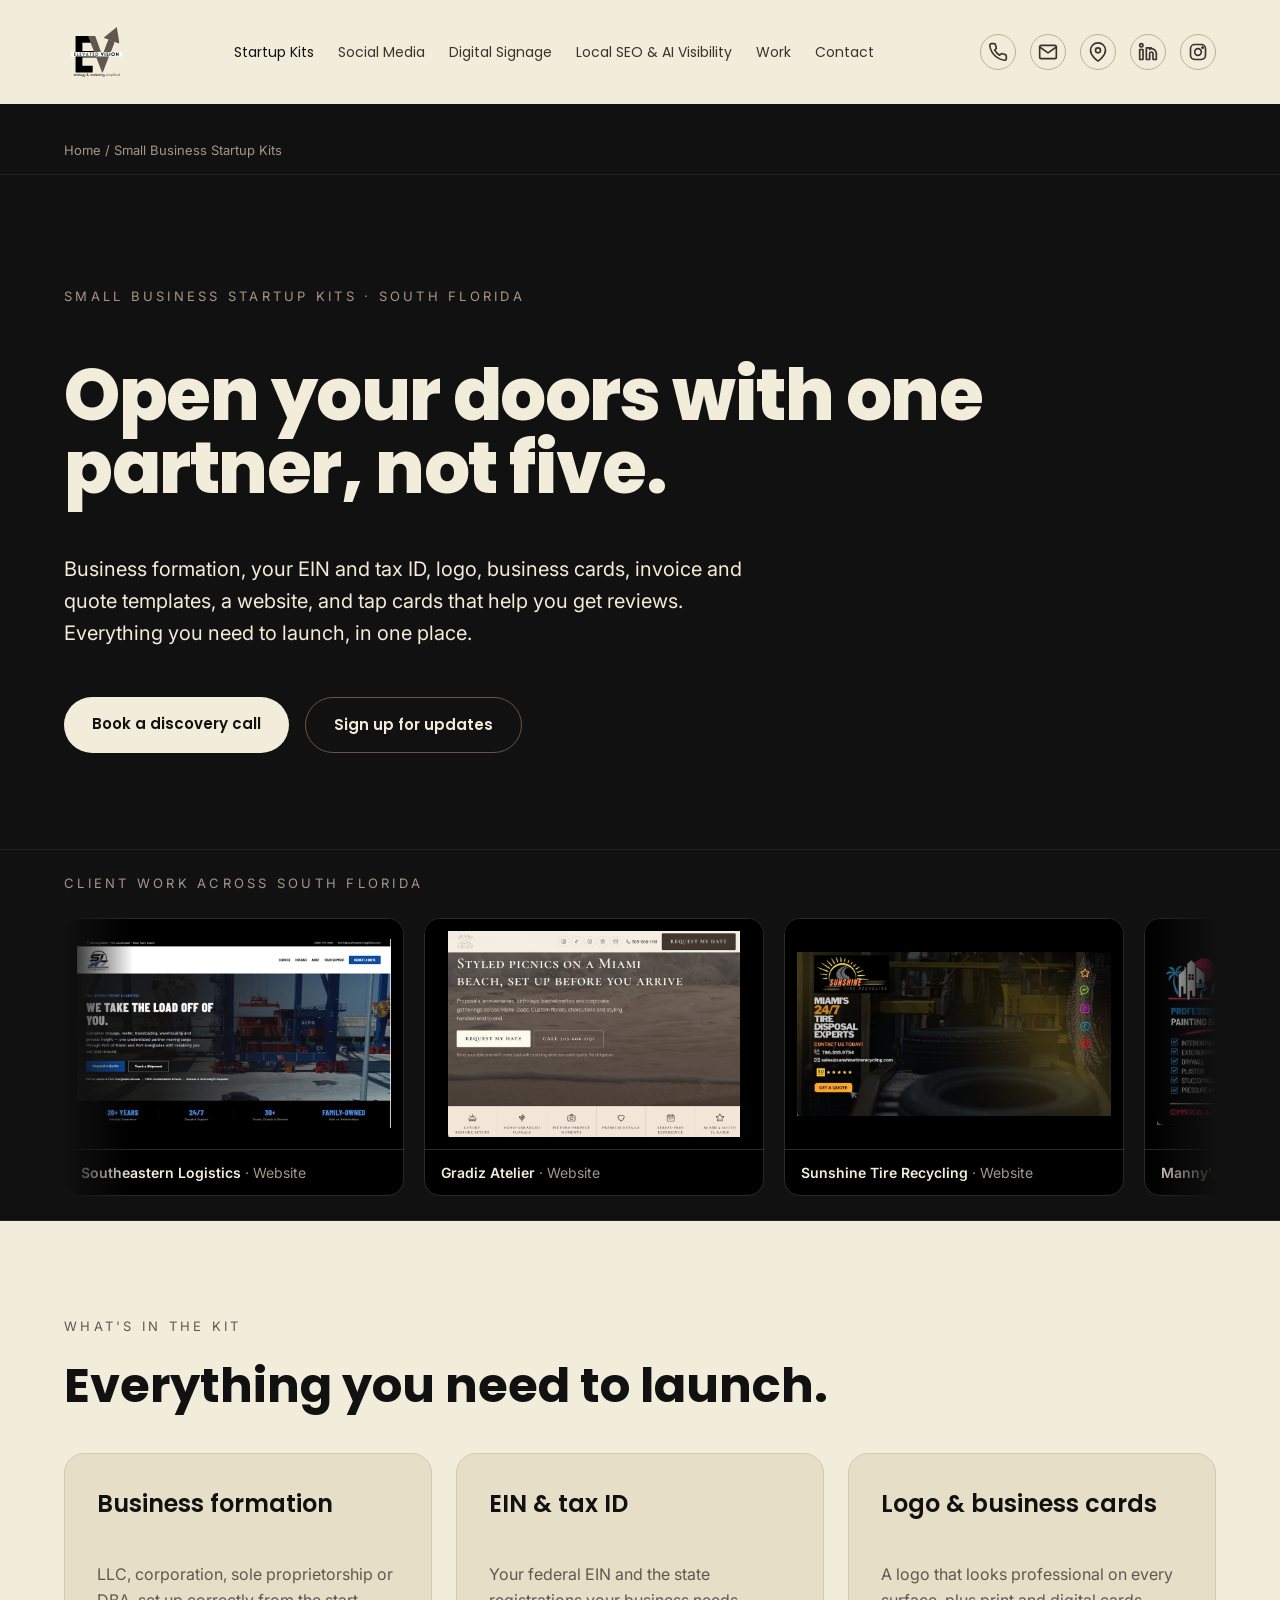
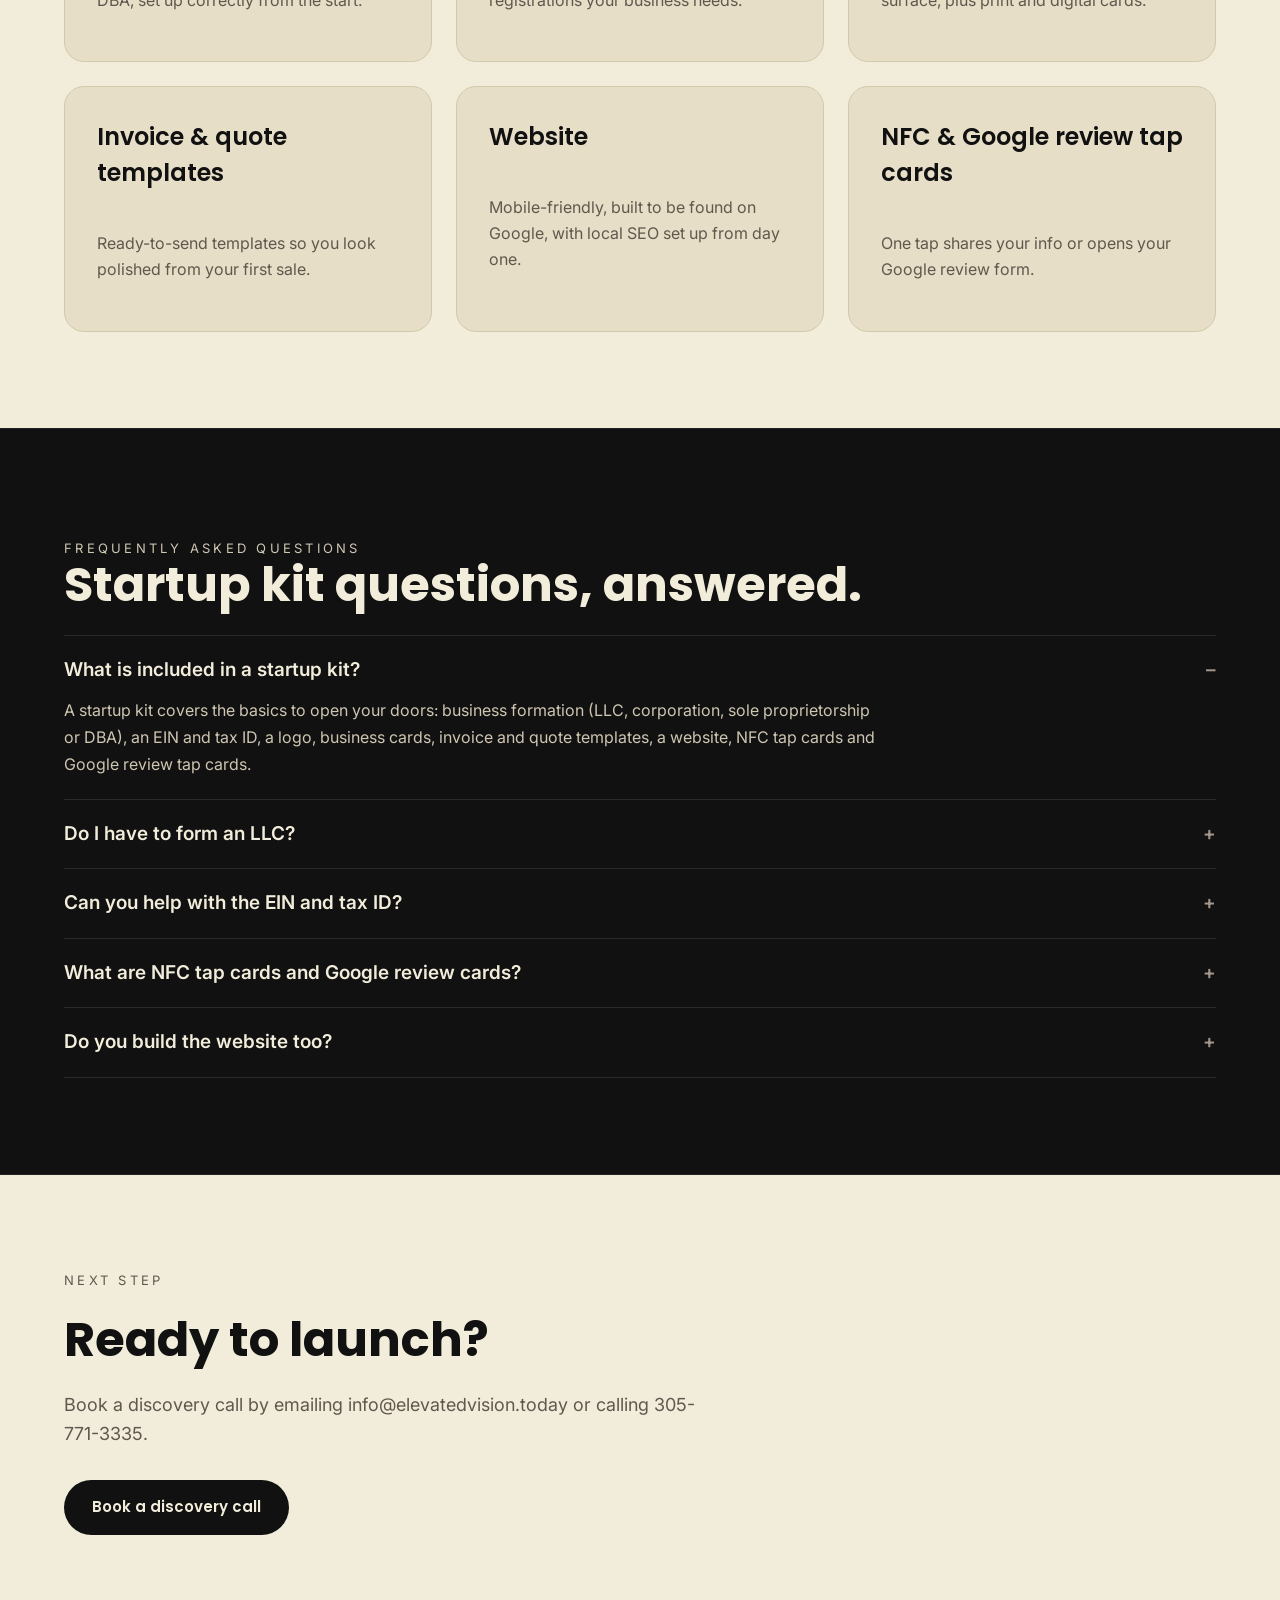
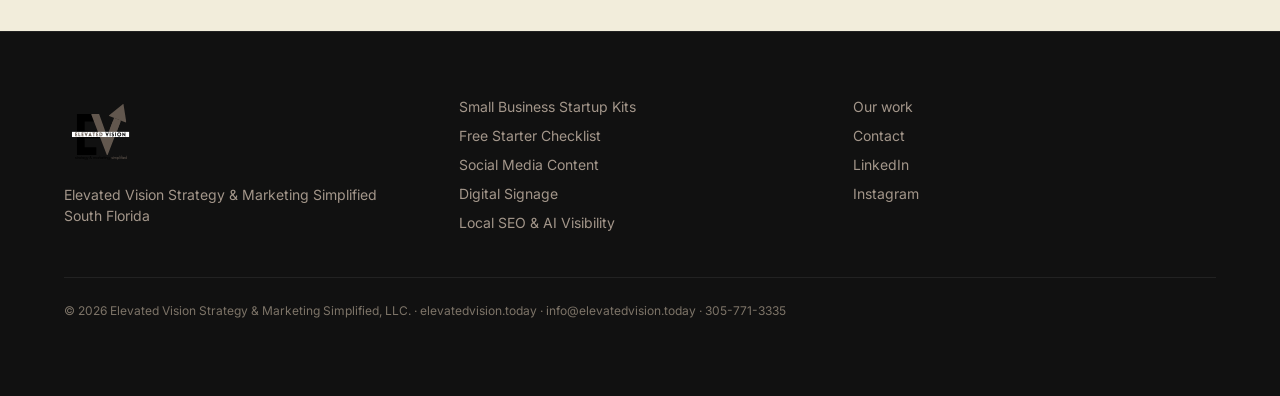
<file: services/startup-kits.html>
<!doctype html>
<html lang="en">
<head>
<meta charset="utf-8">
<meta name="viewport" content="width=device-width, initial-scale=1">
<title>Small Business Startup Kits in South Florida | Elevated Vision</title>
<meta name="description" content="Launch your South Florida business with one partner: LLC or business formation, EIN and tax ID, logo, business cards, invoice and quote templates, a website, NFC tap cards and Google review cards.">
<link rel="canonical" href="https://elevatedvision.today/services/startup-kits.html">
<meta property="og:title" content="Small Business Startup Kits | Elevated Vision">
<meta property="og:url" content="https://elevatedvision.today/services/startup-kits.html">
<meta property="og:image" content="https://elevatedvision.today/assets/og-image.png">
<meta name="twitter:card" content="summary_large_image">
<link rel="icon" href="../assets/logo/elevated-vision-logo.svg" type="image/svg+xml">
<link rel="apple-touch-icon" href="../assets/logo/elevated-vision-mark.png">
<link rel="preconnect" href="https://fonts.googleapis.com">
<link rel="preconnect" href="https://fonts.gstatic.com" crossorigin>
<link href="https://fonts.googleapis.com/css2?family=Poppins:wght@300;400;600;800&family=Inter:wght@400;500;600&display=swap" rel="stylesheet">
<link rel="stylesheet" href="../style.css?v=3">
<script type="application/ld+json">
{
  "@context": "https://schema.org",
  "@graph": [
    {
      "@type": "Service",
      "name": "Small Business Startup Kits",
      "serviceType": "Business launch package",
      "provider": { "@type": "ProfessionalService", "name": "Elevated Vision Strategy & Marketing Simplified", "url": "https://elevatedvision.today/" },
      "areaServed": { "@type": "AdministrativeArea", "name": "South Florida" },
      "url": "https://elevatedvision.today/services/startup-kits.html",
      "description": "Business formation, EIN and tax ID, logo, business cards, invoice and quote templates, website, NFC tap cards and Google review cards for South Florida entrepreneurs."
    },
    {
      "@type": "FAQPage",
      "mainEntity": [
        { "@type": "Question", "name": "What is included in a startup kit?", "acceptedAnswer": { "@type": "Answer", "text": "A startup kit covers the basics to open your doors: business formation (LLC, corporation, sole proprietorship or DBA), an EIN and tax ID, a logo, business cards, invoice and quote templates, a website, NFC tap cards and Google review tap cards." } },
        { "@type": "Question", "name": "Do I have to form an LLC?", "acceptedAnswer": { "@type": "Answer", "text": "No. We help you choose the structure that fits your business, whether that is an LLC, a corporation, a sole proprietorship or a DBA. For tax and legal advice specific to your situation, talk to a licensed attorney or CPA." } },
        { "@type": "Question", "name": "Can you help with the EIN and tax ID?", "acceptedAnswer": { "@type": "Answer", "text": "Yes. We walk you through getting your federal EIN and the state tax registrations your business needs, and we make sure the details match across your formation documents, invoices and website." } },
        { "@type": "Question", "name": "What are NFC tap cards and Google review cards?", "acceptedAnswer": { "@type": "Answer", "text": "An NFC tap card lets a customer tap their phone to your card and instantly open your contact info, social profiles, Google Business Profile, booking link or payment link. A Google review card does the same and opens straight to your Google review form." } },
        { "@type": "Question", "name": "Do you build the website too?", "acceptedAnswer": { "@type": "Answer", "text": "Yes. Startup kits include a clean, mobile-friendly website built to be found on Google, with the basic local SEO set up from day one." } }
      ]
    }
  ]
}
</script>
</head>
<body>

<header class="nav">
  <a href="../index.html" aria-label="Elevated Vision home"><img src="../assets/logo/elevated-vision-logo.svg" alt="Elevated Vision, marketing &amp; strategy, simplified"></a>
  <nav class="nav-links" aria-label="Primary">
    <a href="startup-kits.html" aria-current="page">Startup Kits</a>
    <a href="social-media-content.html">Social Media</a>
    <a href="digital-signage.html">Digital Signage</a>
    <a href="local-seo-ai-visibility.html">Local SEO &amp; AI Visibility</a>
    <a href="../work.html">Work</a>
    <a href="../index.html#contact">Contact</a>
  </nav>
  <div class="nav-contact" aria-label="Contact Elevated Vision">
    <a href="tel:+13057713335" aria-label="Call us" title="Call us"><svg viewBox="0 0 24 24" width="20" height="20" fill="none" stroke="currentColor" stroke-width="2" stroke-linecap="round" stroke-linejoin="round" aria-hidden="true" focusable="false"><path d="M22 16.9v3a2 2 0 0 1-2.2 2 19.8 19.8 0 0 1-8.6-3.1 19.5 19.5 0 0 1-6-6A19.8 19.8 0 0 1 2.1 4.2 2 2 0 0 1 4.1 2h3a2 2 0 0 1 2 1.7c.1.9.4 1.8.7 2.7a2 2 0 0 1-.5 2.1L8 9.8a16 16 0 0 0 6 6l1.3-1.3a2 2 0 0 1 2.1-.4c.9.3 1.8.6 2.7.7a2 2 0 0 1 1.7 2z"/></svg></a>
    <a href="mailto:info@elevatedvision.today" aria-label="Email us" title="Email us"><svg viewBox="0 0 24 24" width="20" height="20" fill="none" stroke="currentColor" stroke-width="2" stroke-linecap="round" stroke-linejoin="round" aria-hidden="true" focusable="false"><rect x="2" y="4" width="20" height="16" rx="2"/><polyline points="22,6 12,13 2,6"/></svg></a>
    <a href="https://www.google.com/maps/place/Elevated+Vision+Strategy+%26+Marketing+Simplified/data=!4m2!3m1!1s0x0:0xafeffd93a2e6e98b?sa=X&amp;ved=1t:2428&amp;ictx=111" aria-label="Google Business Profile" title="Google Business Profile" target="_blank" rel="noopener"><svg viewBox="0 0 24 24" width="20" height="20" fill="none" stroke="currentColor" stroke-width="2" stroke-linecap="round" stroke-linejoin="round" aria-hidden="true" focusable="false"><path d="M21 10c0 7-9 13-9 13S3 17 3 10a9 9 0 0 1 18 0z"/><circle cx="12" cy="10" r="3"/></svg></a>
    <a href="https://www.linkedin.com/company/elevated-vision-sms" aria-label="LinkedIn" title="LinkedIn" target="_blank" rel="noopener"><svg viewBox="0 0 24 24" width="20" height="20" fill="none" stroke="currentColor" stroke-width="2" stroke-linecap="round" stroke-linejoin="round" aria-hidden="true" focusable="false"><path d="M16 8a6 6 0 0 1 6 6v7h-4v-7a2 2 0 0 0-4 0v7h-4v-14h4v2a4 4 0 0 1 2-2z"/><rect x="2" y="9" width="4" height="12"/><circle cx="4" cy="4" r="2"/></svg></a>
    <a href="https://www.instagram.com/ElevatedVisionSMS" aria-label="Instagram" title="Instagram" target="_blank" rel="noopener"><svg viewBox="0 0 24 24" width="20" height="20" fill="none" stroke="currentColor" stroke-width="2" stroke-linecap="round" stroke-linejoin="round" aria-hidden="true" focusable="false"><rect x="3" y="3" width="18" height="18" rx="5"/><circle cx="12" cy="12" r="4"/><circle cx="17.5" cy="6.5" r="0.8" fill="currentColor"/></svg></a>
  </div>
</header>

<p class="crumbs"><a href="../index.html">Home</a> / Small Business Startup Kits</p>

<main>
  <div class="hero">
    <p class="eyebrow">Small Business Startup Kits · South Florida</p>
    <h1>Open your doors with one partner, not five.</h1>
    <p class="lead">Business formation, your EIN and tax ID, logo, business cards, invoice and quote templates, a website, and tap cards that help you get reviews. Everything you need to launch, in one place.</p>
    <div class="pills">
      <a class="btn btn-primary" href="../index.html#contact">Book a discovery call</a>
      <a class="btn btn-ghost" href="../index.html#signup">Sign up for updates</a>
    </div>
  </div>

  <section class="carousel-band" aria-label="Client work">
    <p class="eyebrow">Client work across South Florida</p>
    <div class="carousel-viewport"><div class="carousel-track"><figure class="carousel-slide"><img src="../assets/work/southeastern-logistics.png" alt="Southeastern Logistics website" loading="lazy"><figcaption><strong>Southeastern Logistics</strong> · Website</figcaption></figure><figure class="carousel-slide"><img src="../assets/work/gradiz-atelier.png" alt="Gradiz Atelier website" loading="lazy"><figcaption><strong>Gradiz Atelier</strong> · Website</figcaption></figure><figure class="carousel-slide"><img src="../assets/work/sunshine-tire-recycling.png" alt="Sunshine Tire Recycling website" loading="lazy"><figcaption><strong>Sunshine Tire Recycling</strong> · Website</figcaption></figure><figure class="carousel-slide"><img src="../assets/work/mannys-painting.png" alt="Manny's Painting &amp; More business card" loading="lazy"><figcaption><strong>Manny's Painting &amp; More</strong> · Business card</figcaption></figure><figure class="carousel-slide"><img src="../assets/work/wood-dr.png" alt="The Wood Dr website" loading="lazy"><figcaption><strong>The Wood Dr</strong> · Website</figcaption></figure><figure class="carousel-slide"><img src="../assets/work/miami-fresh-cleaning.png" alt="Miami Fresh Cleaning Solutions website" loading="lazy"><figcaption><strong>Miami Fresh Cleaning Solutions</strong> · Website</figcaption></figure><figure class="carousel-slide" aria-hidden="true" tabindex="-1"><img src="../assets/work/southeastern-logistics.png" alt="" loading="lazy"><figcaption><strong>Southeastern Logistics</strong> · Website</figcaption></figure><figure class="carousel-slide" aria-hidden="true" tabindex="-1"><img src="../assets/work/gradiz-atelier.png" alt="" loading="lazy"><figcaption><strong>Gradiz Atelier</strong> · Website</figcaption></figure><figure class="carousel-slide" aria-hidden="true" tabindex="-1"><img src="../assets/work/sunshine-tire-recycling.png" alt="" loading="lazy"><figcaption><strong>Sunshine Tire Recycling</strong> · Website</figcaption></figure><figure class="carousel-slide" aria-hidden="true" tabindex="-1"><img src="../assets/work/mannys-painting.png" alt="" loading="lazy"><figcaption><strong>Manny's Painting &amp; More</strong> · Business card</figcaption></figure><figure class="carousel-slide" aria-hidden="true" tabindex="-1"><img src="../assets/work/wood-dr.png" alt="" loading="lazy"><figcaption><strong>The Wood Dr</strong> · Website</figcaption></figure><figure class="carousel-slide" aria-hidden="true" tabindex="-1"><img src="../assets/work/miami-fresh-cleaning.png" alt="" loading="lazy"><figcaption><strong>Miami Fresh Cleaning Solutions</strong> · Website</figcaption></figure></div></div>
  </section>
  <section class="light">
    <p class="eyebrow">What's in the kit</p>
    <h2>Everything you need to launch.</h2>
    <div class="grid3" style="margin-top:40px">
      <article class="card"><h3>Business formation</h3><p class="muted">LLC, corporation, sole proprietorship or DBA, set up correctly from the start.</p></article>
      <article class="card"><h3>EIN &amp; tax ID</h3><p class="muted">Your federal EIN and the state registrations your business needs.</p></article>
      <article class="card"><h3>Logo &amp; business cards</h3><p class="muted">A logo that looks professional on every surface, plus print and digital cards.</p></article>
      <article class="card"><h3>Invoice &amp; quote templates</h3><p class="muted">Ready-to-send templates so you look polished from your first sale.</p></article>
      <article class="card"><h3>Website</h3><p class="muted">Mobile-friendly, built to be found on Google, with local SEO set up from day one.</p></article>
      <article class="card"><h3>NFC &amp; Google review tap cards</h3><p class="muted">One tap shares your info or opens your Google review form.</p></article>
    </div>
  </section>

  <section class="faq">
    <p class="eyebrow">Frequently asked questions</p>
    <h2>Startup kit questions, answered.</h2>
    <details open><summary>What is included in a startup kit?</summary><p>A startup kit covers the basics to open your doors: business formation (LLC, corporation, sole proprietorship or DBA), an EIN and tax ID, a logo, business cards, invoice and quote templates, a website, NFC tap cards and Google review tap cards.</p></details>
    <details><summary>Do I have to form an LLC?</summary><p>No. We help you choose the structure that fits your business, whether that is an LLC, a corporation, a sole proprietorship or a DBA. For tax and legal advice specific to your situation, talk to a licensed attorney or CPA.</p></details>
    <details><summary>Can you help with the EIN and tax ID?</summary><p>Yes. We walk you through getting your federal EIN and the state tax registrations your business needs, and we make sure the details match across your formation documents, invoices and website.</p></details>
    <details><summary>What are NFC tap cards and Google review cards?</summary><p>An NFC tap card lets a customer tap their phone to your card and instantly open your contact info, social profiles, Google Business Profile, booking link or payment link. A Google review card does the same and opens straight to your Google review form.</p></details>
    <details><summary>Do you build the website too?</summary><p>Yes. Startup kits include a clean, mobile-friendly website built to be found on Google, with the basic local SEO set up from day one.</p></details>
  </section>

  <section class="light">
    <p class="eyebrow">Next step</p>
    <h2>Ready to launch?</h2>
    <p class="muted" style="font-size:18px;max-width:640px;margin:0 0 32px">Book a discovery call by emailing <a href="mailto:info@elevatedvision.today">info@elevatedvision.today</a> or calling <a href="tel:+13057713335">305-771-3335</a>.</p>
    <a class="btn btn-primary" href="../index.html#contact">Book a discovery call</a>
  </section>
</main>

<footer class="footer">
  <div><img src="../assets/logo/elevated-vision-logo.svg" alt="Elevated Vision" style="height:72px;width:auto;margin-bottom:16px"><div>Elevated Vision Strategy &amp; Marketing Simplified<br>South Florida</div></div>
  <ul><li><a href="startup-kits.html">Small Business Startup Kits</a></li><li><a href="../starter-checklist.html">Free Starter Checklist</a></li><li><a href="social-media-content.html">Social Media Content</a></li><li><a href="digital-signage.html">Digital Signage</a></li><li><a href="local-seo-ai-visibility.html">Local SEO &amp; AI Visibility</a></li></ul>
  <ul><li><a href="../work.html">Our work</a></li><li><a href="../index.html#contact">Contact</a></li><li><a href="https://www.linkedin.com/company/elevated-vision-sms" target="_blank" rel="noopener">LinkedIn</a></li><li><a href="https://www.instagram.com/ElevatedVisionSMS" target="_blank" rel="noopener">Instagram</a></li></ul>
  <p class="legal">© 2026 Elevated Vision Strategy &amp; Marketing Simplified, LLC. · elevatedvision.today · info@elevatedvision.today · 305-771-3335</p>
</footer>

</body>
</html>
</file>
<file: style.css>
:root { --black:#111111; --taupe:#62574E; --taupe-light:#A3968A; --cream:#F2EDDB; --line:#222; --muted:#CFC6B2; }
* { box-sizing: border-box; }
html, body { margin:0; padding:0; }
body { background:var(--black); color:var(--cream); font-family:Inter, system-ui, sans-serif; line-height:1.5; }
h1, h2, h3, .btn, .nav-links { font-family:Poppins, system-ui, sans-serif; }
a { color:var(--taupe-light); text-decoration:none; } a:hover { color:var(--cream); }
img { max-width:100%; height:auto; display:block; }
section { padding:96px 64px; border-top:1px solid var(--line); }
.eyebrow { font-size:13px; letter-spacing:.25em; color:var(--taupe-light); text-transform:uppercase; margin:0 0 24px; }
h1 { margin:0; font-size:72px; line-height:1.02; font-weight:800; letter-spacing:-.02em; max-width:1100px; }
h2 { margin:0 0 24px; font-size:48px; font-weight:700; line-height:1.1; max-width:900px; }
h3 { margin:0 0 12px; font-size:24px; font-weight:600; }
.lead { font-size:20px; line-height:1.6; max-width:680px; color:var(--cream); }
.muted { color:var(--muted); line-height:1.6; }
.btn { display:inline-block; padding:16px 28px; border-radius:999px; font-weight:600; font-size:15px; }
.btn-primary { background:var(--cream); color:var(--black); }
.btn-primary:hover { background:var(--taupe-light); color:var(--black); }
.btn-ghost { border:1px solid var(--taupe); color:var(--cream); }
.nav { display:flex; justify-content:space-between; align-items:center; padding:20px 64px; flex-wrap:wrap; gap:16px; }
.nav img { height:64px; width:auto; }
.nav-links { display:flex; gap:24px; font-size:14px; color:var(--taupe-light); flex-wrap:wrap; }
.nav-links a[aria-current="page"] { color:var(--cream); }
.hero { padding:112px 64px 96px; min-height:640px; display:flex; flex-direction:column; justify-content:center; gap:28px; border-top:1px solid var(--line); }
.crumbs { font-size:13px; color:var(--taupe-light); padding:24px 64px 0; }
.grid3 { display:grid; grid-template-columns:repeat(3,minmax(0,1fr)); gap:24px; }
.grid2 { display:grid; grid-template-columns:repeat(2,minmax(0,1fr)); gap:24px; }
.card { border:1px solid #2a2a2a; border-radius:20px; padding:32px; display:flex; flex-direction:column; gap:12px; }
.card .num { font-size:14px; color:var(--taupe-light); }
.card a.more { color:var(--cream); font-weight:600; margin-top:auto; }
.pills { display:flex; gap:16px; flex-wrap:wrap; }
.pill { border:1px solid var(--taupe); padding:10px 18px; border-radius:999px; font-size:14px; }
.bg-deep { background:#0b0b0b; }
.work-card { border:1px solid #2a2a2a; border-radius:16px; overflow:hidden; display:flex; flex-direction:column; background:#0b0b0b; }
.work-card .frame { background:#000; display:flex; align-items:center; justify-content:center; min-height:220px; padding:16px; }
.work-card .frame img { max-height:260px; width:auto; object-fit:contain; }
.work-card .caption { padding:20px 24px 24px; display:flex; flex-direction:column; gap:6px; }
.work-card .caption strong { font-size:17px; }
.work-card .caption span { color:var(--taupe-light); font-size:14px; }
.faq details { border-top:1px solid #2a2a2a; padding:20px 0; }
.faq details:last-child { border-bottom:1px solid #2a2a2a; }
.faq summary { cursor:pointer; font-size:19px; font-weight:600; list-style:none; }
.faq summary::-webkit-details-marker { display:none; }
.faq summary::after { content:"+"; float:right; color:var(--taupe-light); }
.faq details[open] summary::after { content:"–"; }
.faq p { color:var(--muted); line-height:1.7; margin:12px 0 0; max-width:820px; }
.reviews-grid { display:grid; grid-template-columns:minmax(0,1.2fr) minmax(0,1fr); gap:24px; align-items:start; }
@media (max-width: 900px) { .reviews-grid { grid-template-columns:1fr; } }
.signup { display:flex; gap:16px; flex-wrap:wrap; align-items:center; }
.signup-box { border:1px solid #2a2a2a; border-radius:20px; padding:40px; max-width:820px; }
.footer { display:grid; grid-template-columns:repeat(3,minmax(0,1fr)); gap:32px; padding:64px; border-top:1px solid var(--line); color:var(--taupe-light); font-size:14px; }
.footer ul { list-style:none; margin:0; padding:0; display:flex; flex-direction:column; gap:8px; }
.footer .legal { grid-column:1 / -1; font-size:12px; color:#7d7468; border-top:1px solid var(--line); padding-top:24px; }
.social { display:flex; gap:20px; flex-wrap:wrap; }
.placeholder { border:1px dashed var(--taupe-light); border-radius:12px; padding:14px 18px; color:var(--taupe-light); font-size:13px; }
@media (max-width: 900px) {
  section, .nav, .hero, .crumbs, .footer { padding-left:24px; padding-right:24px; }
  h1 { font-size:44px; } h2 { font-size:32px; }
  .grid3, .grid2, .footer { grid-template-columns:1fr; }
  .nav img { height:52px; }
}
@media (prefers-reduced-motion: no-preference) {
  .hero h1, .hero .lead { animation: rise .9s ease-out both; }
  .hero .lead { animation-delay:.15s; }
  @keyframes rise { from { opacity:0; transform:translateY(16px); } to { opacity:1; transform:none; } }
}
.checklist { list-style:none; margin:0; padding:0; display:flex; flex-direction:column; gap:16px; max-width:820px; }
.checklist li { position:relative; padding:20px 20px 20px 52px; border:1px solid #2a2a2a; border-radius:16px; color:var(--muted); line-height:1.7; }
.checklist li::before { content:""; position:absolute; left:20px; top:24px; width:18px; height:18px; border:2px solid var(--taupe-light); border-radius:4px; }
.checklist li strong { color:var(--cream); font-weight:600; }
.nav-contact { display:flex; gap:14px; align-items:center; }
.nav-contact a { color:var(--taupe-light); display:inline-flex; width:36px; height:36px; align-items:center; justify-content:center; border:1px solid #2a2a2a; border-radius:999px; }
.nav-contact a:hover { color:var(--black); background:var(--cream); border-color:var(--cream); }

.testimonials { display:grid; grid-template-columns:repeat(auto-fit,minmax(260px,1fr)); gap:20px; margin:0 0 32px; }
.testimonial { margin:0; gap:16px; }
.testimonial .stars { color:var(--taupe-light); letter-spacing:3px; font-size:16px; }
.testimonial blockquote { margin:0; color:var(--cream); line-height:1.6; font-size:16px; }
.testimonial figcaption { color:var(--taupe-light); font-size:14px; margin-top:auto; }

.logo-strip { display:grid; grid-template-columns:repeat(auto-fit,minmax(160px,1fr)); gap:16px; align-items:center; }
.logo-strip img { width:100%; height:160px; object-fit:contain; background:#000; border:1px solid #2a2a2a; border-radius:16px; padding:14px; }
.logo-strip img.logo-light { filter:brightness(2.2); }

.page-image { margin:0 64px 40px; }
.page-image img { width:100%; max-height:420px; object-fit:contain; background:#000; border:1px solid #2a2a2a; border-radius:16px; padding:16px; display:block; }
.nav { background:var(--cream); }
.nav-links { color:#3a332d; }
.nav-links a { color:#3a332d; }
.nav-links a:hover, .nav-links a[aria-current="page"] { color:var(--black); }
.nav-contact a { color:#3a332d; border-color:#b9b09c; }
.nav-contact a:hover { color:var(--cream); background:var(--black); border-color:var(--black); }
@media (max-width: 720px) { .page-image { margin:0 24px 32px; } }

/* ---- Brand palette: black leads, cream and taupe bands ---- */
section.light { background:var(--cream); color:var(--black); }
section.light h1, section.light h2, section.light h3 { color:var(--black); }
section.light p, section.light .lead { color:var(--black); }
section.light .muted { color:var(--taupe); }
section.light .eyebrow { color:var(--taupe); }
section.light a { color:var(--taupe); } section.light a:hover { color:var(--black); }
section.light .card { background:#E6DEC6; border-color:#D3C9AB; }
section.light .card a.more { color:var(--black); }
section.light .btn-primary { background:var(--black); color:var(--cream); }
section.light .btn-primary:hover { background:var(--taupe); color:var(--cream); }
section.light .btn-ghost { border-color:var(--taupe); color:var(--black); }
section.light .checklist li strong { color:var(--black); }
section.light .testimonial blockquote, section.light .testimonial .stars { color:var(--black); }
section.light .testimonial .stars { color:var(--taupe); }
section.light .work-card { background:#FFFFFF; border-color:#D3C9AB; }
section.light .work-card .frame { background:#111111; }
section.light .work-card .caption span { color:var(--taupe); }
section.light input, section.light textarea, section.light select { background:#FFFFFF; color:var(--black); border-color:#D3C9AB; }
section.light details, section.light .faq-item { border-color:#D3C9AB; }
section.band-taupe { background:var(--taupe); color:var(--cream); }
section.band-taupe h1, section.band-taupe h2, section.band-taupe h3 { color:var(--cream); }
section.band-taupe p, section.band-taupe .lead, section.band-taupe .muted { color:var(--cream); opacity:.92; }
section.band-taupe .eyebrow { color:var(--cream); opacity:.8; }
section.band-taupe .card { background:rgba(17,17,17,.22); border-color:rgba(242,237,219,.3); }
section.band-taupe .btn-primary { background:var(--cream); color:var(--black); }
section.band-taupe .btn-ghost { border-color:var(--cream); color:var(--cream); }
section.band-taupe a { color:var(--cream); }
/* ---- Work carousel ---- */
.carousel-band { padding-top:24px; padding-bottom:24px; }
.carousel-viewport { overflow:hidden; -webkit-mask-image:linear-gradient(90deg,transparent,#000 6%,#000 94%,transparent); mask-image:linear-gradient(90deg,transparent,#000 6%,#000 94%,transparent); }
.carousel-track { display:flex; width:max-content; animation:carousel-scroll 60s linear infinite; }
.carousel-viewport:hover .carousel-track, .carousel-viewport:focus-within .carousel-track { animation-play-state:paused; }
.carousel-slide { flex:0 0 340px; width:340px; margin:0 20px 0 0; background:#000; border:1px solid #2a2a2a; border-radius:16px; overflow:hidden; }
.carousel-slide img { width:100%; height:230px; object-fit:contain; display:block; padding:12px; background:#000; }
.carousel-slide figcaption { padding:12px 16px; color:var(--taupe-light); font-size:14px; border-top:1px solid #2a2a2a; }
.carousel-slide figcaption strong { color:var(--cream); font-weight:600; }
@keyframes carousel-scroll { from { transform:translateX(0); } to { transform:translateX(-50%); } }
@media (prefers-reduced-motion: reduce) { .carousel-track { animation:none; } .carousel-viewport { overflow-x:auto; } }
@media (max-width: 720px) { .carousel-slide { flex-basis:280px; width:280px; } .carousel-slide img { height:200px; } }
</file>
